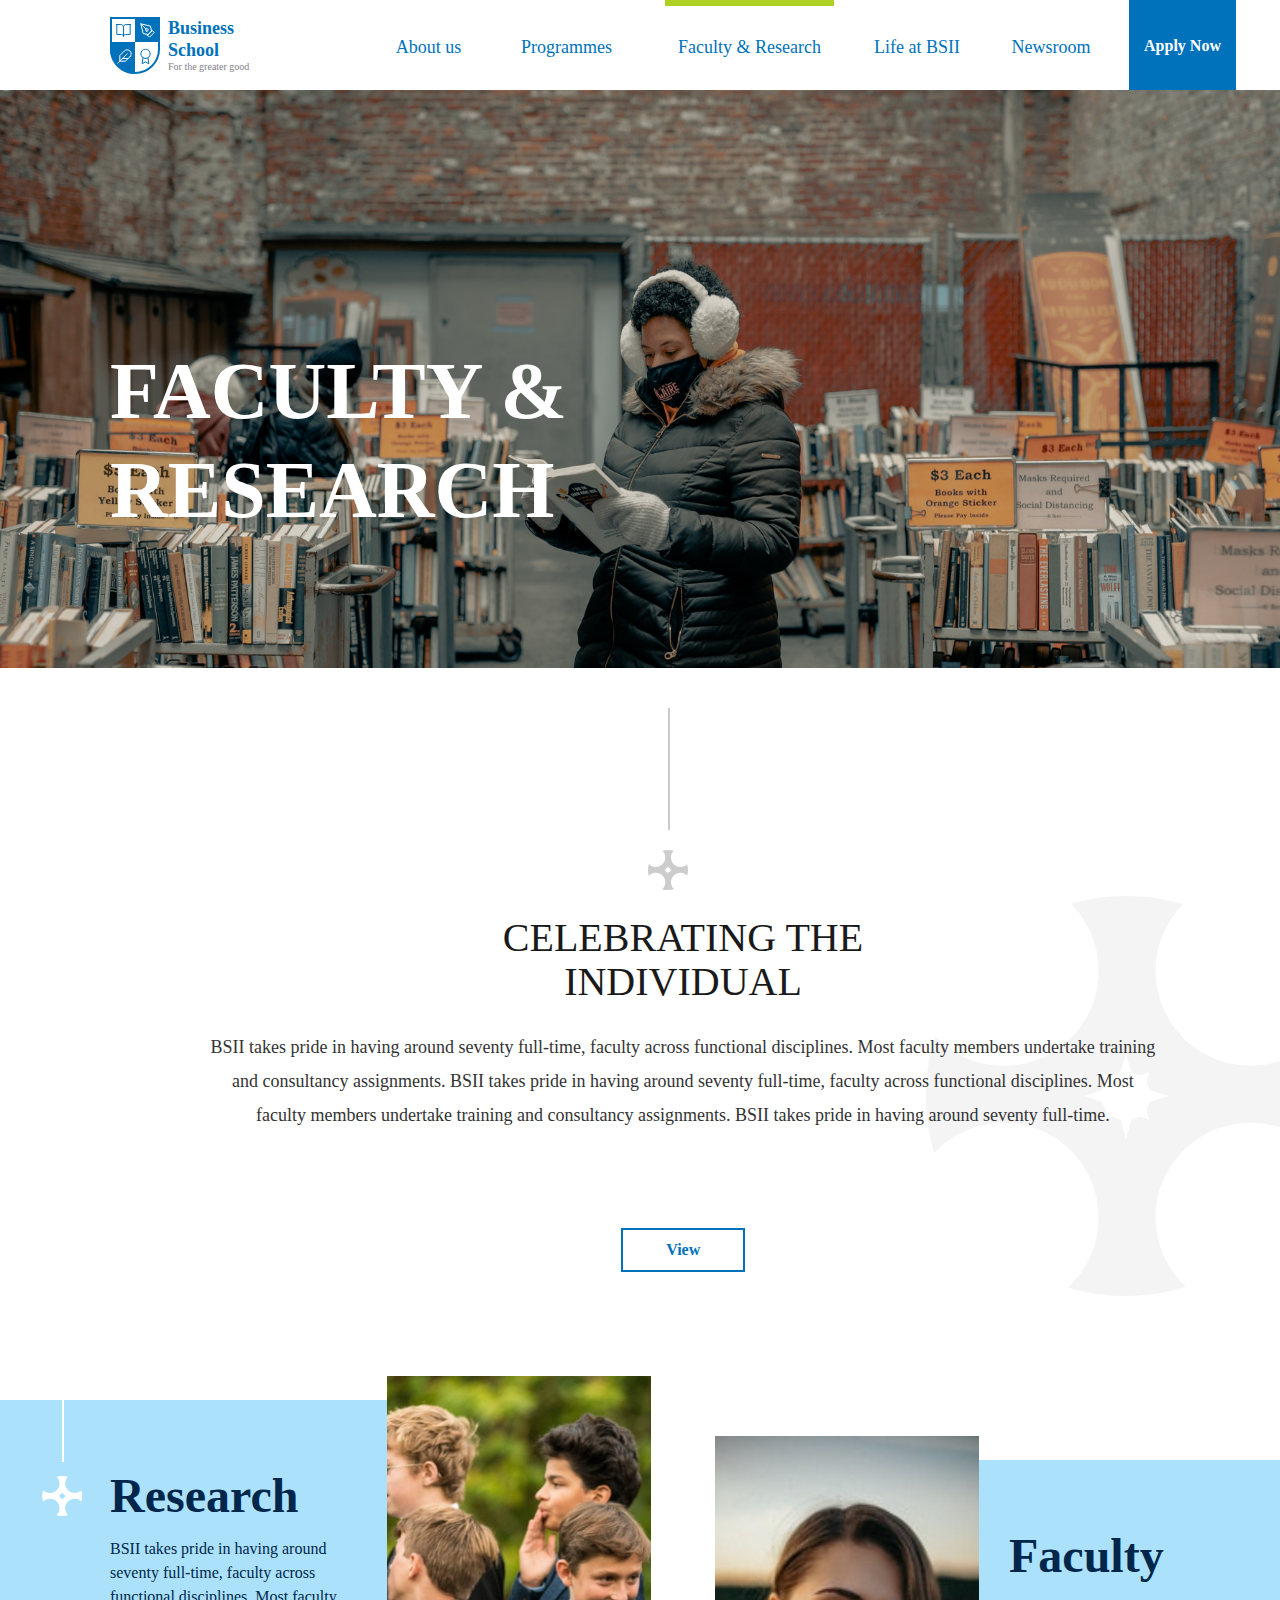
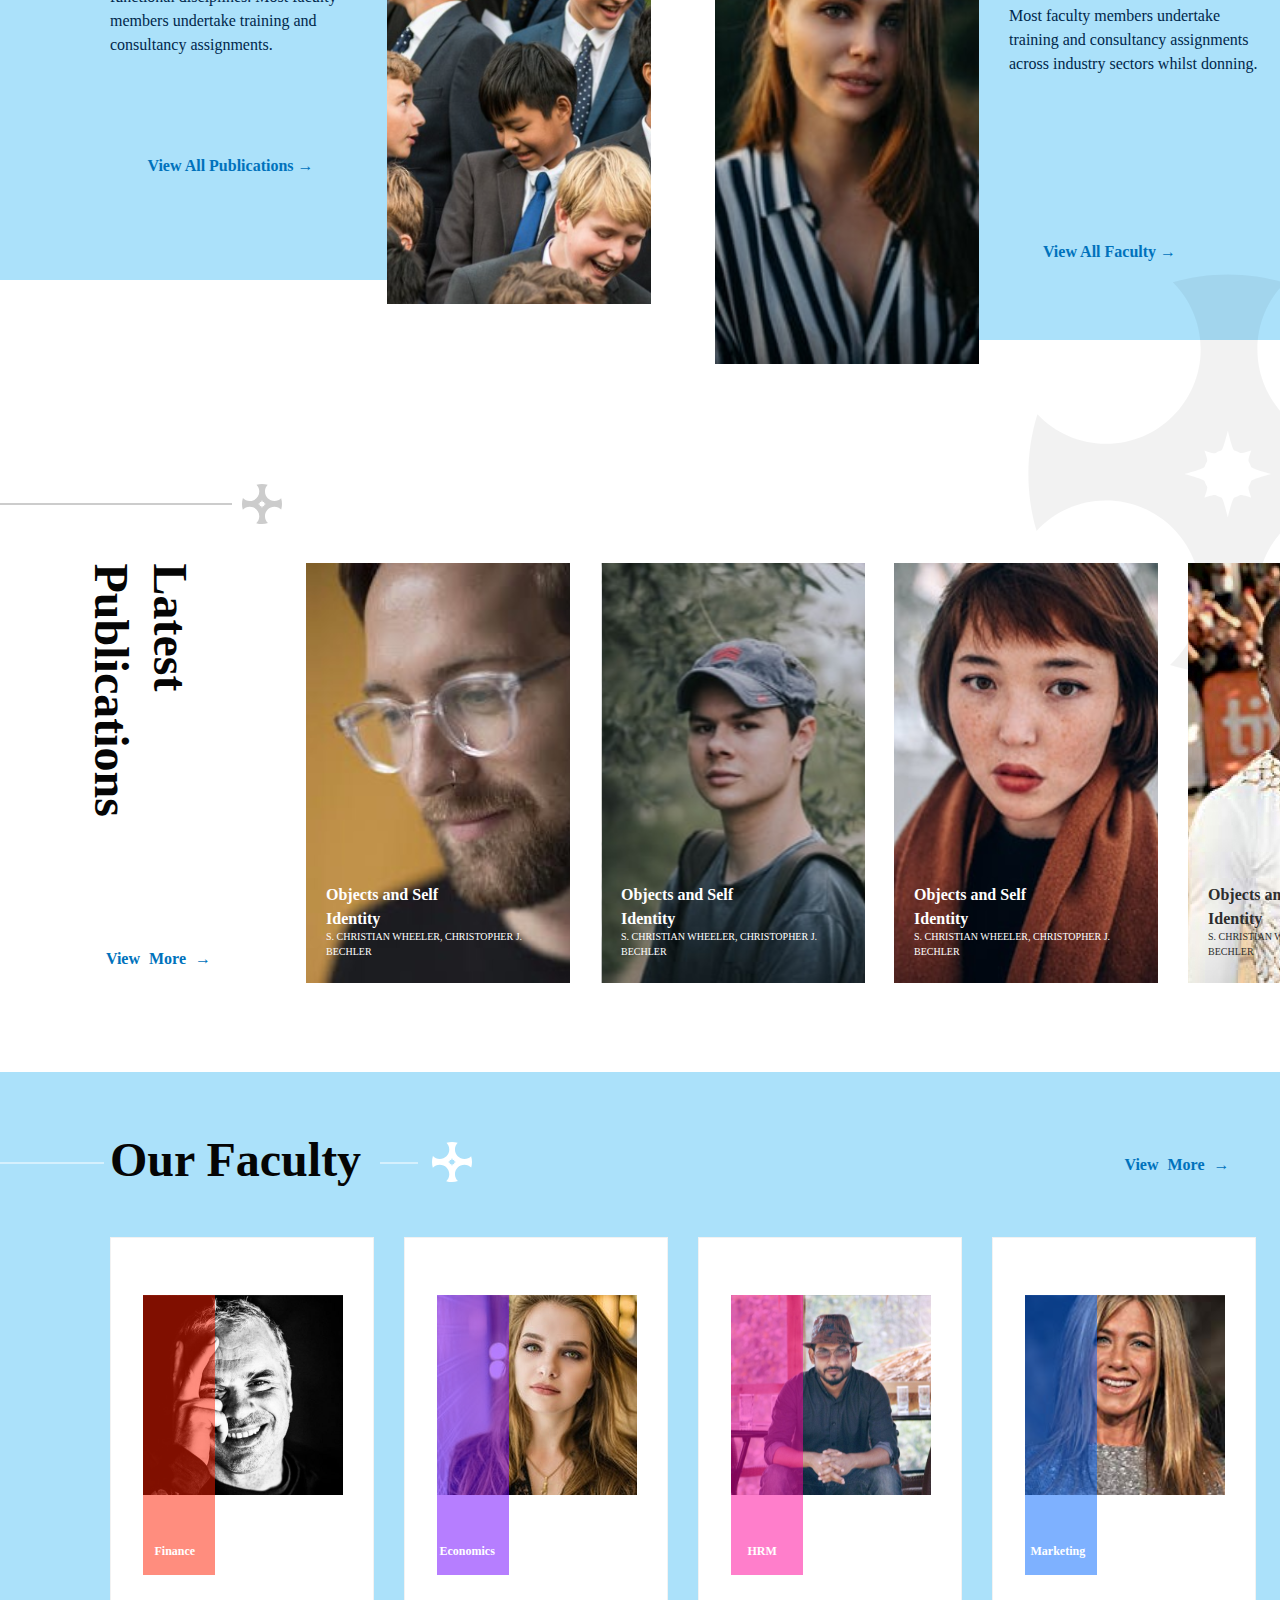
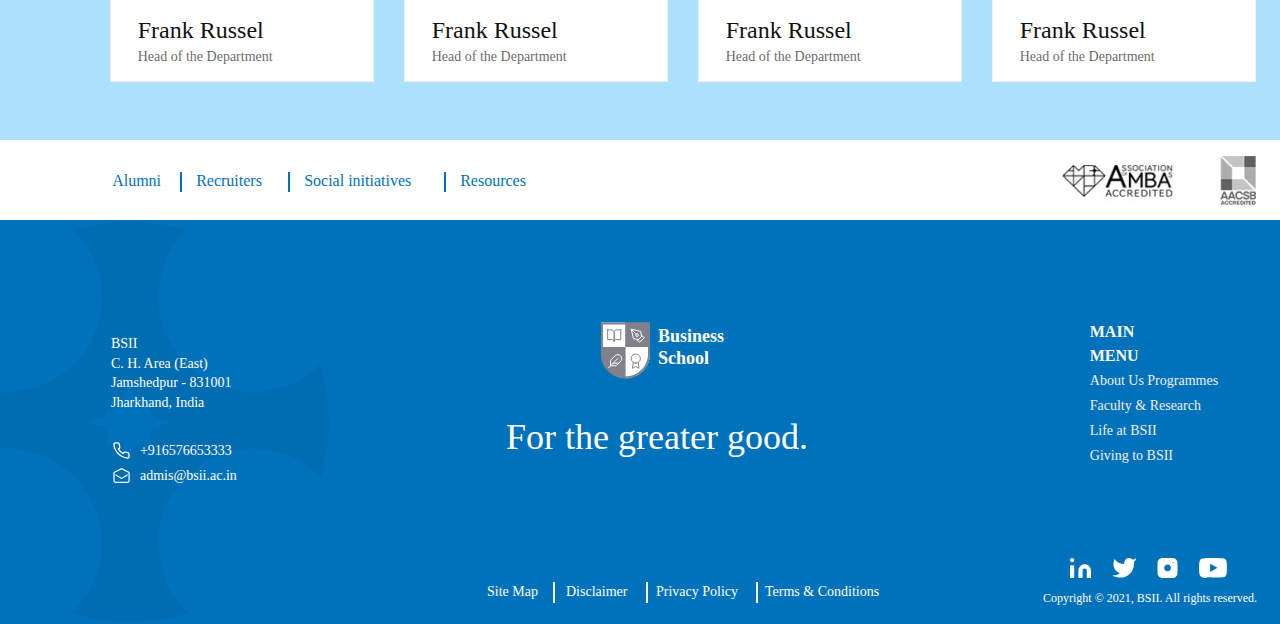
<file: index.html>
<!DOCTYPE html>
<html lang="en">
<head>
    <title>Business School</title>
    <link rel="stylesheet" href="style.css">
    <style>
        .our_faculty1:hover, .our_faculty2:hover , .our_faculty3:hover, .our_faculty4:hover{
            filter: drop-shadow(0px 8px 8px rgba(0, 0, 0, 0.15));
        }
        @media screen and (min-width:1367px) {
            body{
                width: 100vw;
               background: #e5e5e5;
            }
            section{
                position: absolute;
                width: 100vw;
                left: 0px;
                top: 0px; 
                height: 90px;
                display: flex;
                margin: auto;
            }

            .section_2{
                position: absolute;
                width: 100vw;
                height: 578px;
                left: 0px;
                top: 90px;
            }
            .section_3{
                position: absolute;
                width: 100vw;
                height: 668px;
                left: 0px;
                top: 668px;
            }
            .section_4{
                position: absolute;
                width: 100vw;
                height: 668px;
                left: 0px;
                top: 1336px;
            }
            .section_5{
                position: absolute;
                width: 100vw;
                height: 668px;
                left: 0px;
                top: 2004px;
            }
            .section_6{
                position: absolute;
                width: 100vw;
                height: 668px;
                left: 0px;
                top: 2672px;
            }
            .section_7{
                position: absolute;
                width: 100vw;
                height: 484px;
                left: 0px;
                top: 3340px;
            }






            .navbar{
                position: relative;
                display: flex;
                /* align-items: center;
                justify-content: center;
                align-self: center;
                align-content: center;
                align-self: center;
                align-content: center;
                justify-self: center;
                justify-items: center; */
                margin: auto;

            }
            .research_faculty{
                top: 0px;
                position: relative;
                display: flex;
                margin: auto;
            }
            .celebrating_the_individual{
                top: 0px;
                position: relative;
                display: flex;
                margin: 0px auto;
            }
            .research_and_faculty{
                top: 0px;
                position: relative;
                display: flex;
                margin: 0px auto;
            }
            .latest_publications{
                top: 0px;
                position: relative;
                display: flex;
                margin: 0px auto;
            }
            .our_faculty{
                top: 0px;
                position: relative;
                display: flex;
                margin: 0px auto;
            }
            .footer{
                top: 0px;
                position: relative;
                display: flex;
                margin: 0px auto;
            }



        }
    </style>
</head>

<body>
    <section>
        <div class="navbar">
            <a href="index.html"><div class="navbar_heading">
                <img src="navbar_logo.svg" class="navbar_logo">
                <h3 class="navbar_logo_heading">Business School</h3>
                <h4 class="navbar_logo_side_heading">For the greater good</h4>
            </div></a>
            <div class="navbar_aboutus">About us</div>
            <div class="navbar_programmes">Programmes</div>
            <div class="navbar_research_faculty">Faculty & Research
                <div class="navbar_research_faculty_highlighter"></div>
            </div>
            <div class="navbar_life_at_bsii">Life at BSII</div>
            <div class="navbar_newsroom">Newsroom</div>
            <div class="navbar_applynow">Apply Now</div>
        </div>
    </section>






        <section class="section_2">
            <div class="research_faculty">
                <p class="research_faculty_heading">FACULTY & RESEARCH</p>
            </div>
        </section>





    <section class="section_3">
        <div class="celebrating_the_individual">
            <div class="data_spacebar"></div>
            <img src="Subtract_symbol.svg" class="celebrating_the_individual_img">
            <p class="celebrating_the_individual_cntnt1">Celebrating the Individual</p>
            <p class="celebrating_the_individual_cntnt2">BSII takes pride in having around seventy full-time, faculty across functional disciplines. Most faculty members undertake training and consultancy assignments. BSII takes pride in having around seventy full-time, faculty across functional disciplines. Most faculty members undertake training and consultancy assignments. BSII takes pride in having around seventy full-time.
            </p>
            <img  src="Subtract_symbol.svg" class="bg_celebrating_img">
            <a href="faculty.html"><div class="view_space">View</div></a>
        </div>
    </section>






    <section class="section_4">
        <div class="research_and_faculty">
            <div class="research_and_faculty1">
                <div class="research_and_faculty1_dash"></div>
                <div class="research_and_faculty1_img">
                    <img src="research_and_faculty1_img.svg" >
                </div>
                <div class="research_heading">Research</div>
                <div class="research_heading_cntnt">BSII takes pride in having around seventy full-time, faculty across functional disciplines. Most faculty members undertake training and consultancy assignments.</div>
                <a href="faculty.html"><div class="view_all_publications">View All Publications    &rarr;</div></a>
            </div>
            <div class="research_and_faculty21"></div>
            <div class="research_and_faculty2"></div>
            <div class="research_and_faculty21"></div>
            <div class="research_and_faculty3"></div>
            <div class="research_and_faculty31"></div>
            <div class="research_and_faculty4">
                <div class="faculty_heading">Faculty</div>
                <div class="faculty_heading_cntnt">Most faculty members undertake training and consultancy assignments across industry sectors whilst donning.</div>
                <a href="faculty.html"><div class="view_all_faculty">View All Faculty    &rarr;</div></a>
            </div>
            <div class="research_and_faculty31"></div>
            <img src="research_and_faculty_bw_img.svg" class="research_and_faculty_bw_img">
        </div>
    </section>







    <section class="section_5">
        <div class="latest_publications">
            <div class="latest_publications_spaebar"></div>
            <img src="Subtract_symbol.svg" class="latest_publications_img">
            <p class="latest_publications_heading">Latest Publications</p>
            <a href="faculty.html"><div class="latest_publications_view_more">
            <p class="latest_publications_view_more1">View More   &rarr;</p>
            </div></a>
            <div class="latest_publications1">
                <div class="latest_publications1_name">Objects and Self Identity</div>
                <div class="latest_publications1_description">BSII takes pride in having around seventy full-time, faculty across functional disciplines. </div>
                <div class="latest_publications1_author">S. Christian Wheeler, Christopher J. Bechler</div>
            </div>
            <div class="latest_publications2">
                <div class="latest_publications2_name">Objects and Self Identity</div>
                <div class="latest_publications2_description">BSII takes pride in having around seventy full-time, faculty across functional disciplines. </div>
                <div class="latest_publications2_author">S. Christian Wheeler, Christopher J. Bechler</div>
            </div>
            <div class="latest_publications3">
                <div class="latest_publications3_name">Objects and Self Identity</div>
                <div class="latest_publications3_description">BSII takes pride in having around seventy full-time, faculty across functional disciplines. </div>
                <div class="latest_publications3_author">S. Christian Wheeler, Christopher J. Bechler</div>
            </div>
            <div class="latest_publications4">
                <div class="latest_publications4_name">Objects and Self Identity</div>
                <div class="latest_publications4_description">BSII takes pride in having around seventy full-time, faculty across functional disciplines. </div>
                <div class="latest_publications4_author">S. Christian Wheeler, Christopher J. Bechler</div>
            </div>
        </div>
    </section>





    <section class="section_6">
        <div class="our_faculty">
            <div class="our_faculty_spc_bar1"></div>
            <p class="our_faculty_heading">Our Faculty</p>
            <div class="our_faculty_spc_bar2"></div>
            <img src="Subtract_symbol_white.svg" class="our_faculty_img">
            <a href="faculty.html"><div class="our_faculty_view_more">
                <p class="our_faculty_view_more1">View More   &rarr;</p>
            </div></a>
            <div class="our_faculty1">
                <div class="our_faculty1_hvr"></div>
                <div class="our_faculty_imgs1"></div>
                <div class="our_faculty1_highlighter">
                    <h4 class="our_faculty1_highlighter_cntnt">Finance</h4>
                </div>
    
                <h4 class="our_faculty1_name">Frank Russel</h4>
                <h4 class="our_faculty1_department">Head of the Department</h4>
            </div>
            <div class="our_faculty2">
                <div class="our_faculty2_hvr"></div>
                <div class="our_faculty_imgs2"></div>
                <div class="our_faculty2_highlighter">
                    <h4 class="our_faculty2_highlighter_cntnt">Economics</h4>
                </div>
                <h4 class="our_faculty1_name">Frank Russel</h4>
                <h4 class="our_faculty1_department">Head of the Department</h4>
            </div>
            <div class="our_faculty3">
                <div class="our_faculty3_hvr"></div>
                <div class="our_faculty_imgs3"></div>
                <div class="our_faculty3_highlighter">
                    <h4 class="our_faculty3_highlighter_cntnt">HRM</h4>
                </div>
                <h4 class="our_faculty1_name">Frank Russel</h4>
                <h4 class="our_faculty1_department">Head of the Department</h4>
            </div>
            <div class="our_faculty4">
                <div class="our_faculty4_hvr"></div>
                <div class="our_faculty_imgs4"></div>
                <div class="our_faculty4_highlighter">
                    <h4 class="our_faculty4_highlighter_cntnt">Marketing</h4>
                </div>
                <h4 class="our_faculty1_name">Frank Russel</h4>
                <h4 class="our_faculty1_department">Head of the Department</h4>
            </div>
        </div>
    </section>
    





        <section class="section_7">
            <div class="footer">
                <div class="footer_menu">
                    <div class="footer_menu_details">
                        <h4 class="footer_menu_detail1">Alumni</h4>
                        <div class="footer_menu_detail_seperator1"></div>
                        <h4 class="footer_menu_detail2">Recruiters</h4>
                        <div class="footer_menu_detail_seperator2"></div>
                        <h4 class="footer_menu_detail3">Social initiatives</h4>
                        <div class="footer_menu_detail_seperator3"></div>
                        <h4 class="footer_menu_detail4">Resources</h4>
                    </div>
                    <div class="footer_menu_img1">
                        <img src="footer_menu_img1.jpg">
                    </div>
                    <div class="footer_menu_img2">
                        <img src="footer_menu_img2.jpg" >
                    </div>
                </div>
                <img src="footer_main_img.svg" class="footer_main_img" >
        
                <div class="footer_left_side_details">
                    <P class="footer_left_side_details_top_dive">BSII <br> C. H. Area (East) Jamshedpur - 831001 Jharkhand, India</P>
                    <div class="footer_left_side_details_bottom_dive">
                        <div class="footer_left_side_details_bottom_dive1">
                            <img src="footer_left_side_details_bottom_dive_img1.svg" class="footer_left_side_details_bottom_img1">
                            <p class="footer_left_side_details_bottom_content1">+916576653333</p>
                        </div>
                        <div class="footer_left_side_details_bottom_dive2">
                            <img src="footer_left_side_details_bottom_dive_img2.svg" class="footer_left_side_details_bottom_img1">
                            <p class="footer_left_side_details_bottom_content1">admis@bsii.ac.in</p>
                        </div>
                        </div>
                    </div>
                    <div class="footer_logo">
                        <img src="footer_logo.svg" class="navbar_logo">
                        <h3 class="footer_logo_heading">Business School</h3>
                    </div>
                    <p class="footer_logo_moto">For the greater good.</p>
                    <div class="footer_settings">
                        <h4 class="footer_settings_data1">Site Map</h4>
                        <div class="footer_settings_seperator1"></div>
                        <h4 class="footer_settings_data2">Disclaimer</h4>
                        <div class="footer_settings_seperator2"></div>
                        <h4 class="footer_settings_data3">Privacy Policy</h4>
                        <div class="footer_settings_seperator3"></div>
                        <h4 class="footer_settings_data4">Terms & Conditions</h4>
                    </div>
                    <div class="footer_settings_mainmenu">
                        <p class="footer_settings_mainmenu_heading">MAIN MENU</p>
                        <p class="footer_settings_mainmenu_cntnt">About Us Programmes Faculty & Research</br> Life at BSII </br> Giving to BSII</p>
                    </div>
                    <div class="footer_settings_social_network">
                        <div class="footer_settings_social_network_1st">
                            <div class="footer_settings_social_network_1st_1">
                                <img src="footer_settings_social_network_1st_img1.svg">
                            </div>
                            <div class="footer_settings_social_network_1st_2">
                                <img src="footer_settings_social_network_1st_img2.svg">
                            </div>
                            <div class="footer_settings_social_network_1st_3">
                                <img src="footer_settings_social_network_1st_img3.svg">
                            </div>
                            <div class="footer_settings_social_network_1st_4">
                                <img src="footer_settings_social_network_1st_img4.svg">
                            </div>
                            <div class="footer_settings_social_network_1st_4">
                                <img src="footer_settings_social_network_1st_img5.svg">
                            </div>
                        </div>
                        <div class="footer_settings_social_network_2nd">
                            <h2 class="footer_settings_social_network_2nd_cntnt">Copyright &copy; 2021, BSII. All rights reserved.</h2>
                        </div>
                    </div>
                </div>
        </section>
    </div>

</body>
</html>
</file>
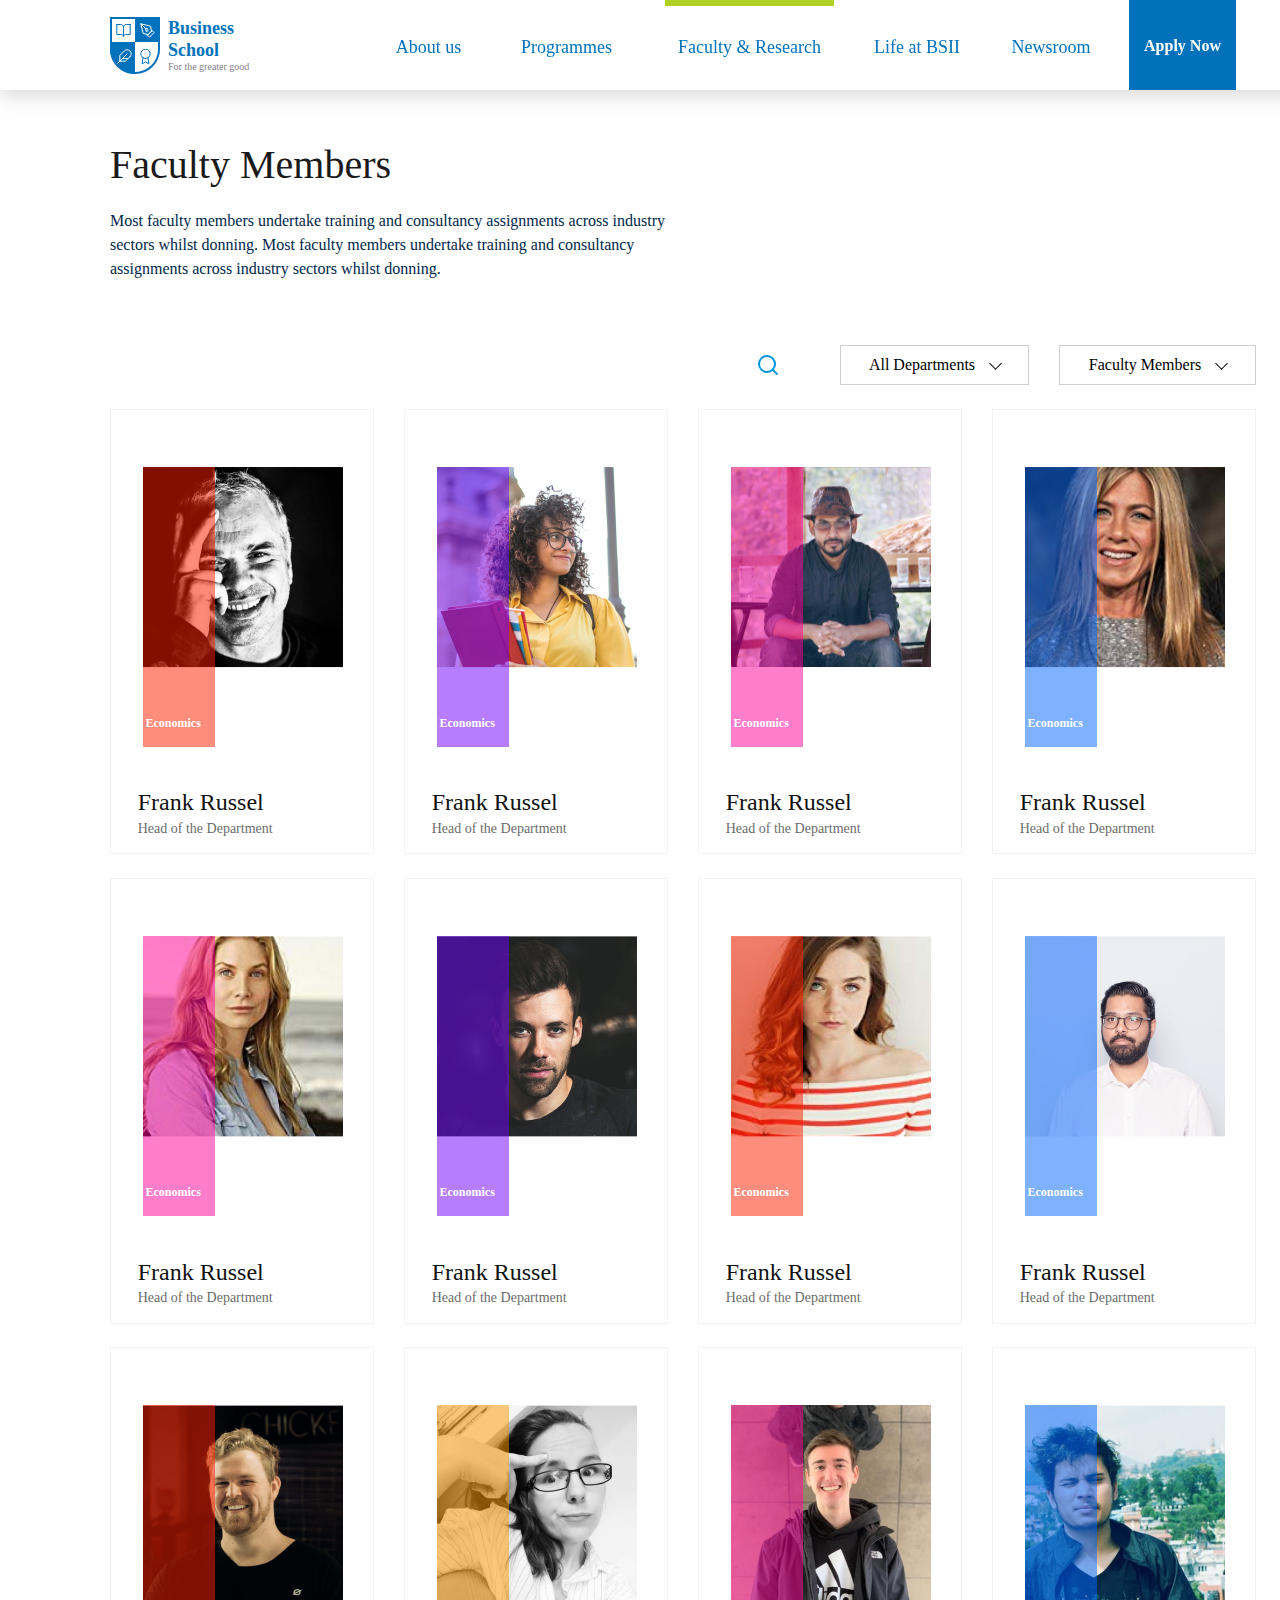
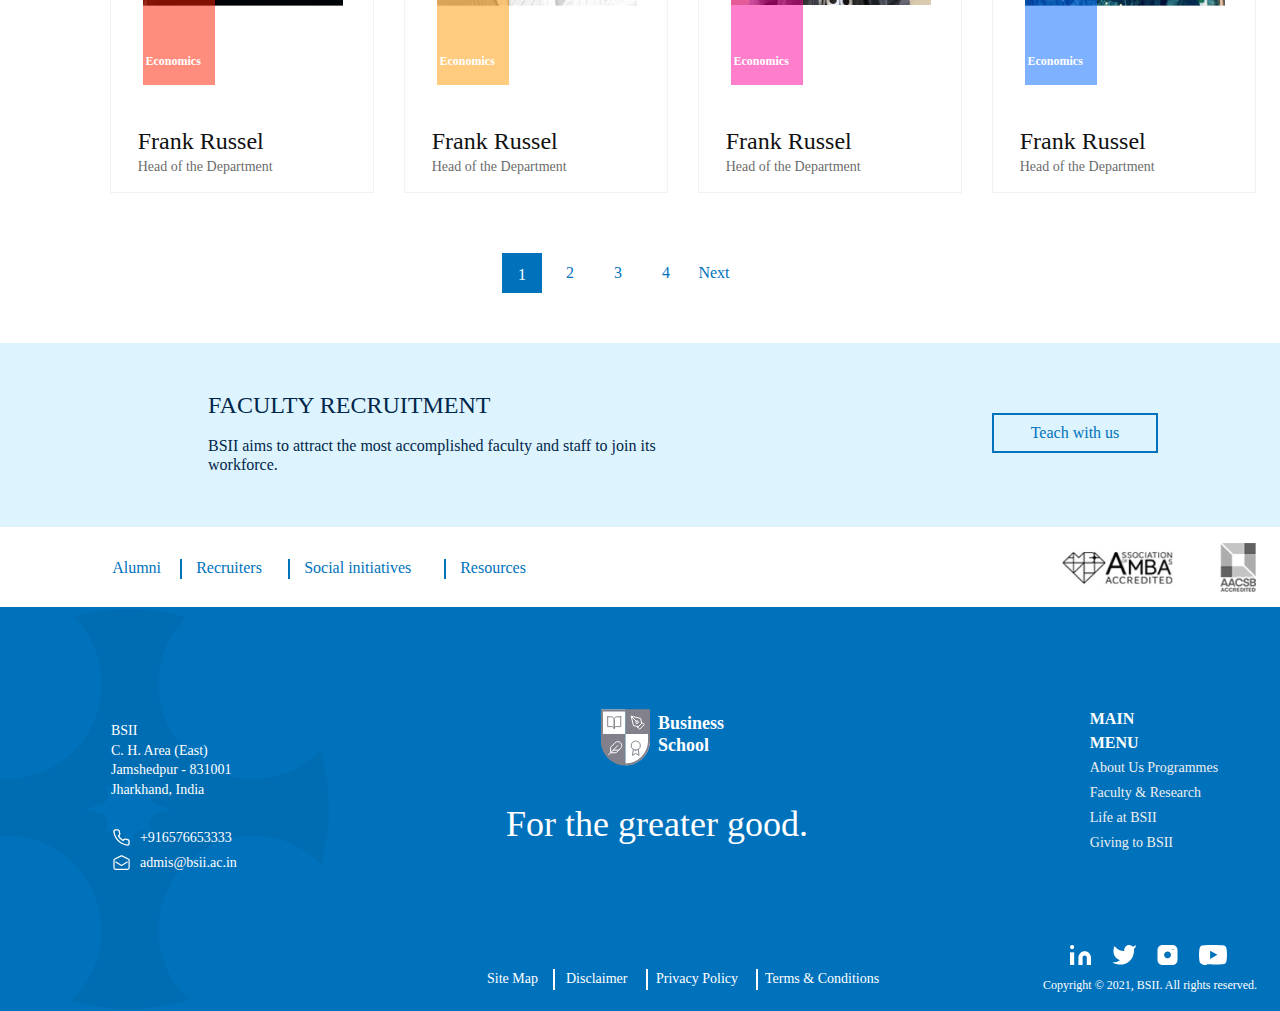
<file: faculty.html>
<!DOCTYPE html>
<html lang="en">
<head>
    <title>Business School-Faculty Members</title>
    <link rel="stylesheet" href="style.css">
    <style>
        .navbar{
            filter: drop-shadow(0px 6px 10px rgba(0, 0, 0, 0.15));
        }
        .footer{
            top: 2127px;
        }
        .top_footer{
            top: 1942.76px;
        }
        .faculty_page_faculty1{
            top: 409px;
            left: 110px;
        }
        .faculty_page_faculty2{
            top: 409px;
            left: 404px;
        }
        .faculty_page_faculty3{
            top: 409px;
            left: 698px;
        }
        .faculty_page_faculty4{
            top: 409px;
            left: 992px;
        }
        .faculty_page_faculty5{
            top: 878.25px;
            left: 110px;
        }
        .faculty_page_faculty6{
            top: 878.25px;
            left: 404px;
        }
        .faculty_page_faculty7{
            top: 878.25px;
            left: 698px;
        }
        .faculty_page_faculty8{
            top: 878.25px;
            left: 992px;
        }
        .faculty_page_faculty9{
            top: 1347.25px;
            left: 110px;
        }
        .faculty_page_faculty10{
            top: 1347.25px;
            left: 404px;
        }
        .faculty_page_faculty11{
            top: 1347.25px;
            left: 698px;
        }
        .faculty_page_faculty12{
            top: 1347.25px;
            left: 992px;
        }
        .faculty_page_faculty1:hover, .faculty_page_faculty2:hover, .faculty_page_faculty3:hover, .faculty_page_faculty4:hover, .faculty_page_faculty5:hover, .faculty_page_faculty6:hover, .faculty_page_faculty7:hover, .faculty_page_faculty8:hover, .faculty_page_faculty9:hover, .faculty_page_faculty10:hover, .faculty_page_faculty11:hover, .faculty_page_faculty12:hover{
            filter: drop-shadow(0px 8px 8px rgba(0, 0, 0, 0.15));
        }
        .pg_no2:hover{
        background: rgba(0, 114, 188,0.8);
        color: #FFFFFF;
        }
        .pg_no3:hover{
            background: rgba(0, 114, 188,0.8);
            color: #FFFFFF;
        }
        .pg_no4:hover{
            background: rgba(0, 114, 188,0.8);
            color: #FFFFFF;
        }
        .pg_no_next:hover{
            background: rgba(0, 114, 188,0.8);
            color: #FFFFFF;
        }



        @media screen and (min-width:1367px){
            body{
                width: 100vw;
                background: #e5e5e5;
            }
            section{
                position: absolute;
                width: 100vw;
                left: 0px;
                top: 0px; 
                height: 90px;
                display: flex;
                margin: auto;
                
            }
            .navbar{
                position: relative;
                display: flex;
                /* align-items: center;
                justify-content: center;
                align-self: center;
                align-content: center;
                align-self: center;
                align-content: center;
                justify-self: center;
                justify-items: center; */
                margin: auto;
                top: 0px;
                z-index: 2;

            }
            .section2{
                position: absolute;
                top: 90px;
                height: 1752.76px;
                width: 100vw;
                left: 0px;
            }
            .faculty_content{
                position: relative;
                display: flex;
                top: 0px;
                height: 1752.76px;
                width: 1366px;
                left: 0px;
                margin: auto;
                background: #FFFFFF;
            }
            .faculty_content_heading{
                top: 50px;
            }
            .faculty_content_heading_cntnt{
                top: 119px;
            }
            .faculty_content_search{
                top: 263px;
            }
            .faculty_content_all_dept{
                top: 263px;
            }
            .faculty_content_members{
                top: 263px;
            }
            .faculty_page_faculty1{top: 319px;}
            .faculty_page_faculty2{top: 319px;}
            .faculty_page_faculty3{top: 319px;}
            .faculty_page_faculty4{top: 319px;}
            .faculty_page_faculty5{top: 788.25px;}
            .faculty_page_faculty6{top: 788.25px;}
            .faculty_page_faculty7{top: 788.25px;}
            .faculty_page_faculty8{top: 788.25px;}
            .faculty_page_faculty9{top: 1257.5px;}
            .faculty_page_faculty10{top: 1257.5px;}
            .faculty_page_faculty11{top: 1257.5px;}
            .faculty_page_faculty12{top: 1257.5px;}



            .section3{
                position: absolute;
                width: 100vw;
                height: 100px;
                left: 0px;
                top: 1842.76px;
            }
            .pg_no{
                position: relative;
                top: 0px;
                left: 0px;
                display: flex;
                margin: auto;
                width: 1366px;
                height: 100px;
                background: #FFFFFF;
            }
            .section4{
                position: absolute;
                width: 100vw;
                height: 184px;
                left: 0px;
                top: 1942.76px;
            }
            .top_footer{
                position: relative;
                top: 0px;
                left: 0px;
                display: flex;
                margin: auto;

            }
            .section5{
                top: 2127px;
                position: absolute;
                width: 100vw;
                height: 484px;
                left: 0px;
            }
            .footer{
                position: relative;
                top: 0px;
                left: 0px;
                display: flex;
                margin: auto;
            }
            .pg_no1{
                top: 30px;
                left: 502px;
            }
            .pg_no2{
                top: 30px;
                left: 550px;
            }
            .pg_no3{
                top: 30px;
                left: 598px;
            }
            .pg_no4{
                top: 30px;
                left: 646px;
            }
            .pg_no_next{
                top: 30px;
                left: 694px;
            }




        }









    </style>
</head>
<body>




    <section>
        <div class="navbar">
            <a href="index.html"><div class="navbar_heading">
                <img src="navbar_logo.svg" class="navbar_logo">
                <h3 class="navbar_logo_heading">Business School</h3>
                <h4 class="navbar_logo_side_heading">For the greater good</h4>
            </div></a>
            <div class="navbar_aboutus">About us</div>
            <div class="navbar_programmes">Programmes</div>
            <div class="navbar_research_faculty">Faculty & Research
                <div class="navbar_research_faculty_highlighter"></div>
            </div>
            <div class="navbar_life_at_bsii">Life at BSII</div>
            <div class="navbar_newsroom">Newsroom</div>
            <div class="navbar_applynow">Apply Now</div>
        </div>
    </section>





    <section class="section2">
        <div class="faculty_content">
            <div class="faculty_content_heading">Faculty Members</div>
            <div class="faculty_content_heading_cntnt">Most faculty members undertake training and consultancy assignments across industry sectors whilst donning. Most faculty members undertake training and consultancy assignments across industry sectors whilst donning.
            </div>
            <div class="faculty_content_search">
                <img src="faculty_content_search_img.svg">
            </div>
            <div class="faculty_content_all_dept">All Departments &nbsp; &nbsp;
             <p><i class="arrow down"></i></p>   
            </div>
            <div class="faculty_content_members">Faculty Members &nbsp; &nbsp; <p><i class="arrow down"></i></p></div>
            <a href="faculty1.html"  ><div class="faculty_page_faculty1">
                <div class="our_faculty2_hvr"></div>
                <div class="our_faculty_imgs2">
                    <img src="our_faculty1_img1.svg">
                </div>
                <div style="background: #FF1E00;
                opacity: 0.5;" class="our_faculty2_highlighter">
                    <h4 class="our_faculty2_highlighter_cntnt">Economics</h4>
                </div>
                <h4 class="our_faculty1_name">Frank Russel</h4>
                <h4 class="our_faculty1_department">Head of the Department</h4>
                </div></a>
             <a href="faculty1.html"  ><div class="faculty_page_faculty2">
                <div class="our_faculty2_hvr"></div>
                <div class="our_faculty_imgs2">
                    <img src="our_faculty1_img22.jpg">
                </div>
                <div class="our_faculty2_highlighter">
                    <h4 class="our_faculty2_highlighter_cntnt">Economics</h4>
                </div>
                <h4 class="our_faculty1_name">Frank Russel</h4>
                <h4 class="our_faculty1_department">Head of the Department</h4>
            </div></a>
            <a href="faculty1.html"  ><div class="faculty_page_faculty3">
                <div class="our_faculty2_hvr"></div>
                <div class="our_faculty_imgs2">
                    <img src="our_faculty1_img3.svg">
                </div>
                <div style="background: #FF0099;
                opacity: 0.5;" class="our_faculty2_highlighter">
                    <h4 class="our_faculty2_highlighter_cntnt">Economics</h4>
                </div>
                <h4 class="our_faculty1_name">Frank Russel</h4>
                <h4 class="our_faculty1_department">Head of the Department</h4>
            </div></a>
            <a href="faculty1.html"  ><div class="faculty_page_faculty4">
                <div class="our_faculty2_hvr"></div>
                <div class="our_faculty_imgs2">
                    <img src="our_faculty1_img4.svg">
                </div>
                <div   style="background: #0066FF;
                opacity: 0.5;" class="our_faculty2_highlighter">
                    <h4 class="our_faculty2_highlighter_cntnt">Economics</h4>
                </div>
                <h4 class="our_faculty1_name">Frank Russel</h4>
                <h4 class="our_faculty1_department">Head of the Department</h4>
            </div></a>
            <a href="faculty1.html"  ><div class="faculty_page_faculty5">
                <div class="our_faculty2_hvr"></div>
                <div class="our_faculty_imgs2">
                    <img src="our_faculty1_img55.jpg">
                </div>
                <div style="background: #FF0099;
                opacity: 0.5;" class="our_faculty2_highlighter">
                    <h4 class="our_faculty2_highlighter_cntnt">Economics</h4>
                </div>
                <h4 class="our_faculty1_name">Frank Russel</h4>
                <h4 class="our_faculty1_department">Head of the Department</h4>
            </div></a>
            <a href="faculty1.html"  ><div class="faculty_page_faculty6">
                <div class="our_faculty2_hvr"></div>
                <div class="our_faculty_imgs2">
                    <img src="our_faculty1_img66.jpg">
                </div>
                <div style="background: #7000FF;
                opacity: 0.5;" class="our_faculty2_highlighter">
                    <h4 class="our_faculty2_highlighter_cntnt">Economics</h4>
                </div>
                <h4 class="our_faculty1_name">Frank Russel</h4>
                <h4 class="our_faculty1_department">Head of the Department</h4>
            </div></a>
            <a href="faculty1.html"  ><div class="faculty_page_faculty7">
                <div class="our_faculty2_hvr"></div>
                <div class="our_faculty_imgs2">
                    <img src="our_faculty1_img77.jpg">
                </div>
                <div style="background: #FF1E00;
                opacity: 0.5;"   class="our_faculty2_highlighter">
                    <h4 class="our_faculty2_highlighter_cntnt">Economics</h4>
                </div>
                <h4 class="our_faculty1_name">Frank Russel</h4>
                <h4 class="our_faculty1_department">Head of the Department</h4>
            </div></a>
            <a href="faculty1.html"  ><div class="faculty_page_faculty8">
                <div class="our_faculty2_hvr"></div>
                <div class="our_faculty_imgs2">
                    <img src="our_faculty1_img88.jpg">
                </div>
                <div style="background: #0066FF;
                opacity: 0.5;" class="our_faculty2_highlighter">
                    <h4 class="our_faculty2_highlighter_cntnt">Economics</h4>
                </div>
                <h4 class="our_faculty1_name">Frank Russel</h4>
                <h4 class="our_faculty1_department">Head of the Department</h4>
            </div></a>
            <a href="faculty1.html"  ><div class="faculty_page_faculty9">
                <div class="our_faculty2_hvr"></div>
                <div class="our_faculty_imgs2">
                    <img src="our_faculty1_img99.jpg">
                </div>
                <div style="background: #FF1E00;
                opacity: 0.5;" class="our_faculty2_highlighter">
                    <h4 class="our_faculty2_highlighter_cntnt">Economics</h4>
                </div>
                <h4 class="our_faculty1_name">Frank Russel</h4>
                <h4 class="our_faculty1_department">Head of the Department</h4>
            </div></a>
            <a href="faculty1.html"  ><div class="faculty_page_faculty10">
                <div class="our_faculty2_hvr"></div>
                <div class="our_faculty_imgs2">
                    <img src="our_faculty1_img1010.jpg">
                </div>
                <div style="background: #FF9900;
                opacity: 0.5;" class="our_faculty2_highlighter">
                    <h4 class="our_faculty2_highlighter_cntnt">Economics</h4>
                </div>
                <h4 class="our_faculty1_name">Frank Russel</h4>
                <h4 class="our_faculty1_department">Head of the Department</h4>
            </div></a>
            <a href="faculty1.html"  ><div class="faculty_page_faculty11">
                <div class="our_faculty2_hvr"></div>
                <div class="our_faculty_imgs2">
                    <img src="our_faculty1_img1111.jpg">
                </div>
                <div style="background: #FF0099;
                opacity: 0.5;" class="our_faculty2_highlighter">
                    <h4 class="our_faculty2_highlighter_cntnt">Economics</h4>
                </div>
                <h4 class="our_faculty1_name">Frank Russel</h4>
                <h4 class="our_faculty1_department">Head of the Department</h4>
            </div></a>
            <a href="faculty1.html"  ><div class="faculty_page_faculty12">
                <div class="our_faculty2_hvr"></div>
                <div class="our_faculty_imgs2">
                    <img src="our_faculty1_img1212.jpg">
                </div>
                <div style="background: #0066FF;
                opacity: 0.5;" class="our_faculty2_highlighter">
                    <h4 class="our_faculty2_highlighter_cntnt">Economics</h4>
                </div>
                <h4 class="our_faculty1_name">Frank Russel</h4>
                <h4 class="our_faculty1_department">Head of the Department</h4>
            </div></a>
        </div>
    </section>




    <section class="section3">
        <div class="pg_no">
            <a href="faculty.html"><div class="pg_no1">1</div></a>
            <a href="faculty_pg2.html"><div class="pg_no2">2</div></a>
            <a href="faculty_pg3.html"><div class="pg_no3">3</div></a>
            <a href="faculty_pg4.html"><div class="pg_no4">4</div></a>
            <a href="faculty_pg2.html"><div class="pg_no_next">Next</div></a>
        </div>
    </section>






    <section class="section4">
        <div class="top_footer">
            <div class="top_footer1">FACULTY RECRUITMENT</div>
            <div class="top_footer2">BSII aims to attract the most accomplished faculty and staff to join its workforce.</div>
            <div class="top_footer3">Teach with us</div>
        </div>
    </section>







   <section class="section5">
        <div class="footer">
            <div class="footer_menu">
                <div class="footer_menu_details">
                    <h4 class="footer_menu_detail1">Alumni</h4>
                    <div class="footer_menu_detail_seperator1"></div>
                    <h4 class="footer_menu_detail2">Recruiters</h4>
                    <div class="footer_menu_detail_seperator2"></div>
                    <h4 class="footer_menu_detail3">Social initiatives</h4>
                    <div class="footer_menu_detail_seperator3"></div>
                    <h4 class="footer_menu_detail4">Resources</h4>
                </div>
                <div class="footer_menu_img1">
                    <img src="footer_menu_img1.jpg">
                </div>
                <div class="footer_menu_img2">
                    <img src="footer_menu_img2.jpg" >
                </div>
            </div>
            <img src="footer_main_img.svg" class="footer_main_img" >
    
            <div class="footer_left_side_details">
                <P class="footer_left_side_details_top_dive">BSII <br> C. H. Area (East) Jamshedpur - 831001 Jharkhand, India</P>
                <div class="footer_left_side_details_bottom_dive">
                    <div class="footer_left_side_details_bottom_dive1">
                        <img src="footer_left_side_details_bottom_dive_img1.svg" class="footer_left_side_details_bottom_img1">
                        <p class="footer_left_side_details_bottom_content1">+916576653333</p>
                    </div>
                    <div class="footer_left_side_details_bottom_dive2">
                        <img src="footer_left_side_details_bottom_dive_img2.svg" class="footer_left_side_details_bottom_img1">
                        <p class="footer_left_side_details_bottom_content1">admis@bsii.ac.in</p>
                    </div>
                    </div>
                </div>
                <div class="footer_logo">
                    <img src="footer_logo.svg" class="navbar_logo">
                    <h3 class="footer_logo_heading">Business School</h3>
                </div>
                <p class="footer_logo_moto">For the greater good.</p>
                <div class="footer_settings">
                    <h4 class="footer_settings_data1">Site Map</h4>
                    <div class="footer_settings_seperator1"></div>
                    <h4 class="footer_settings_data2">Disclaimer</h4>
                    <div class="footer_settings_seperator2"></div>
                    <h4 class="footer_settings_data3">Privacy Policy</h4>
                    <div class="footer_settings_seperator3"></div>
                    <h4 class="footer_settings_data4">Terms & Conditions</h4>
                </div>
                <div class="footer_settings_mainmenu">
                    <p class="footer_settings_mainmenu_heading">MAIN MENU</p>
                    <p class="footer_settings_mainmenu_cntnt">About Us Programmes Faculty & Research</br> Life at BSII </br> Giving to BSII</p>
                </div>
                <div class="footer_settings_social_network">
                    <div class="footer_settings_social_network_1st">
                        <div class="footer_settings_social_network_1st_1">
                            <img src="footer_settings_social_network_1st_img1.svg">
                        </div>
                        <div class="footer_settings_social_network_1st_2">
                            <img src="footer_settings_social_network_1st_img2.svg">
                        </div>
                        <div class="footer_settings_social_network_1st_3">
                            <img src="footer_settings_social_network_1st_img3.svg">
                        </div>
                        <div class="footer_settings_social_network_1st_4">
                            <img src="footer_settings_social_network_1st_img4.svg">
                        </div>
                        <div class="footer_settings_social_network_1st_4">
                            <img src="footer_settings_social_network_1st_img5.svg">
                        </div>
                    </div>
                    <div class="footer_settings_social_network_2nd">
                        <h2 class="footer_settings_social_network_2nd_cntnt">Copyright &copy; 2021, BSII. All rights reserved.</h2>
                    </div>
                </div>
            </div>
    </section>


</body>
</html>
</file>
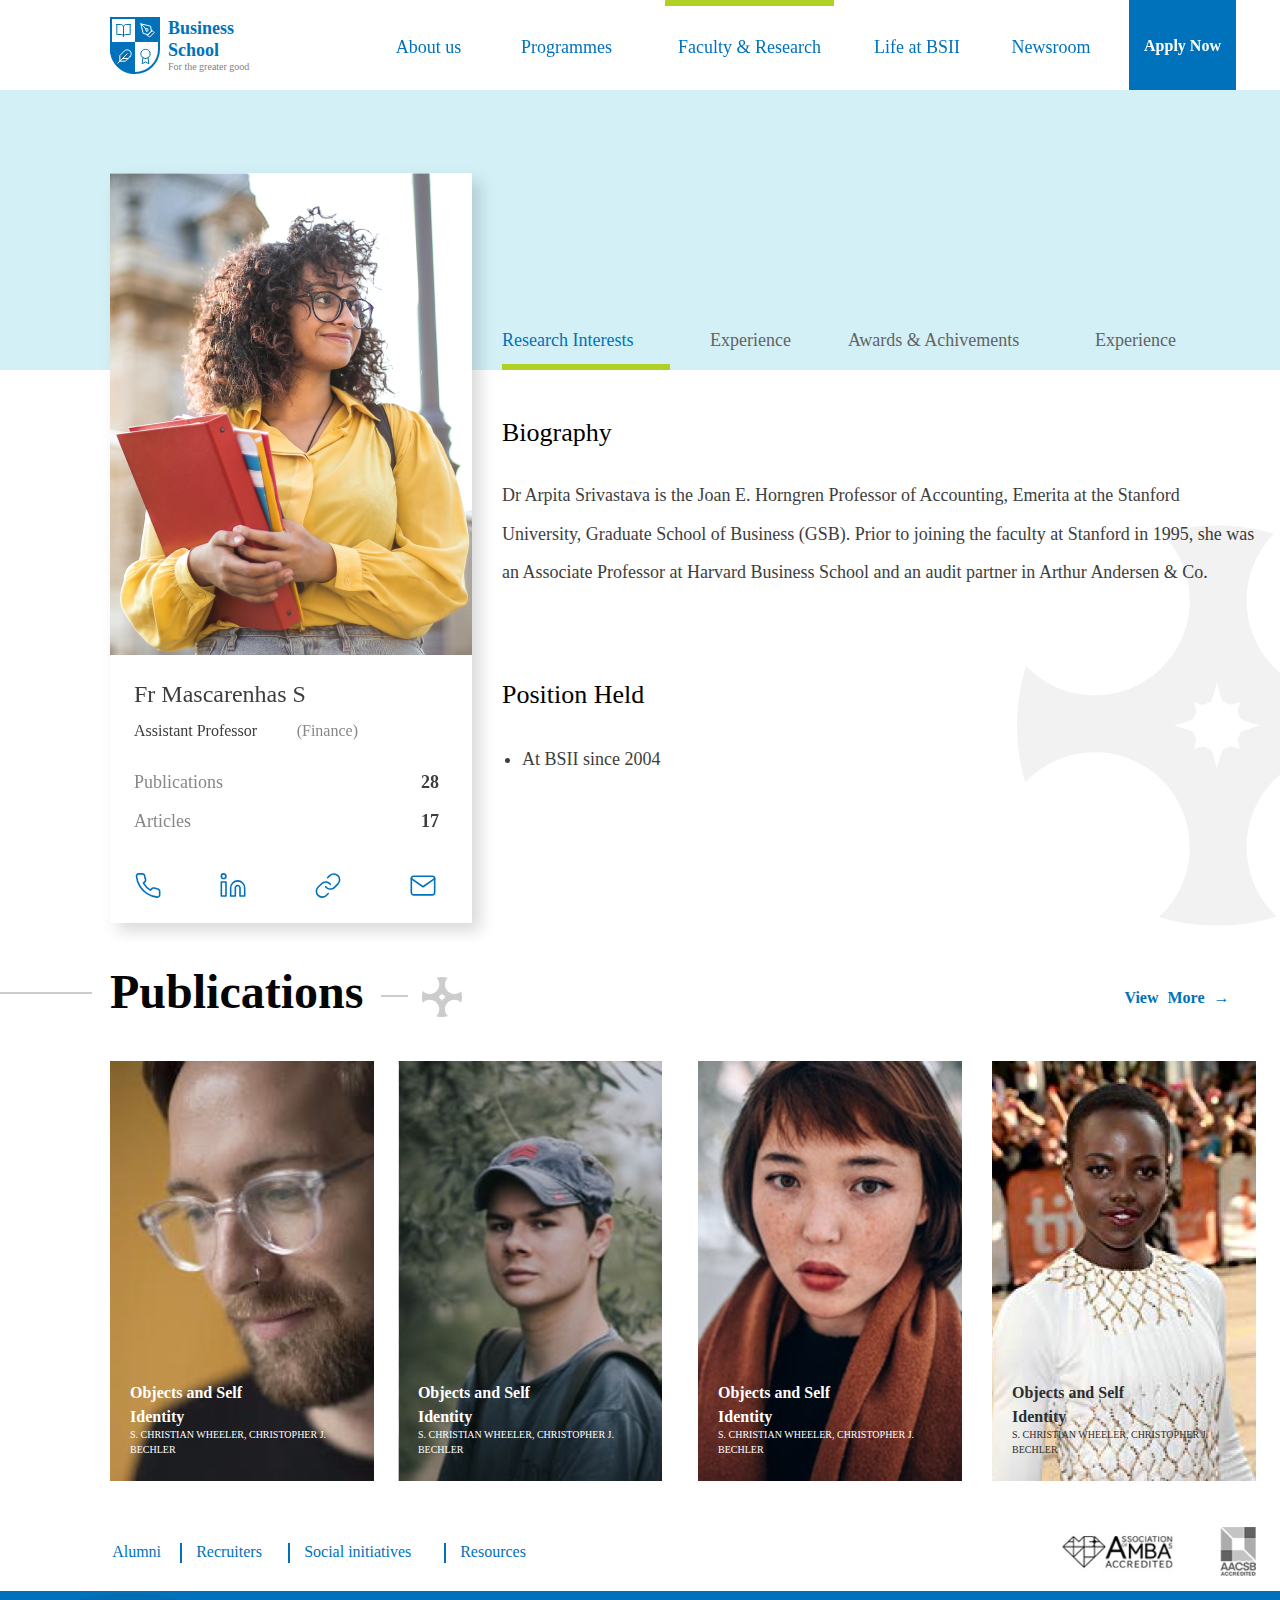
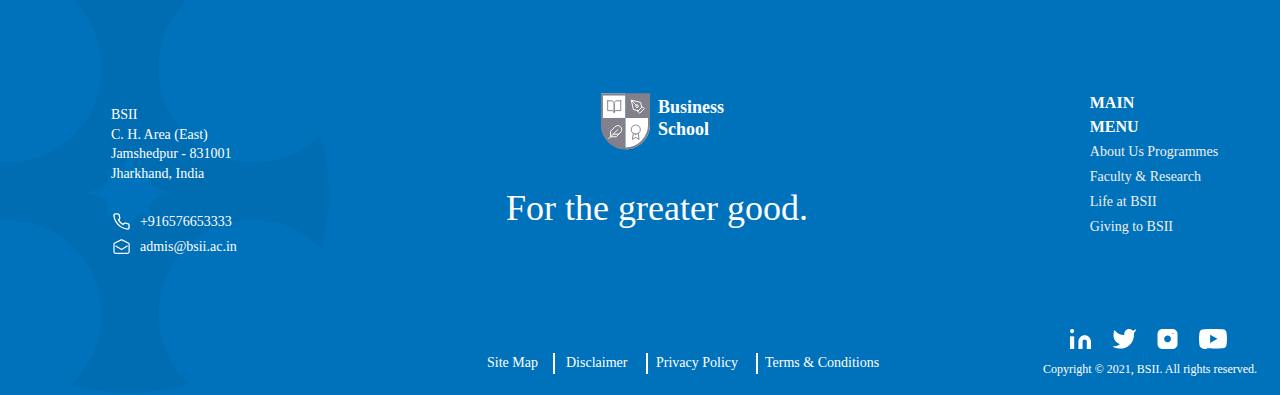
<file: faculty1.html>
<!DOCTYPE html>
<html lang="en">
<head>
    <title>Business School- Fr Mascarenhas S</title>
    <link rel="stylesheet" href="style.css">
    <style>
        .navbar{
            filter: drop-shadow(0px 6px 10px rgba(0, 0, 0, 0.15));
        }
        .footer{
            position: absolute;
            width: 1366px;
            height: 484px;
            left: 0px;
            top: 1511.06px;
        }
        .latest_publications{
            position: absolute;
            width: 1366px;
            height: 569px;
            left: 0px;
            top: 942.06px;
        }
        .latest_publications_spaebar{
            top: 50px;
            width: 90px;
        }
        .latest_publications_spaebar1{
            top: 53px;
            left: 381px;
        }
        .latest_publications_heading{
            transform: rotate(0deg);
            top: 20px;
            height: 58px;
            left: 110px;
            margin: 0px
        }
        .latest_publications_img{
            top: 35px;
            left: 422px;
        }
        .latest_publications_view_more{
            top: 40px;
            left: 1098px;
        }
        .latest_publications1{
            left: 110px;
            top: 119px;
        }
        .latest_publications2{
            left: 397.91px;
            top: 119px;
        }
        .latest_publications3{
            left: 698px;
            top: 119px;
        }
        .latest_publications4{
            width: 264px;
            left: 992px;
            top: 119px;
        }
        .latest_publications1:hover{
            left: 100px;
            top: 109px;
        }
        .latest_publications2:hover{
            left: 387.91px;
            top: 109px;
        }
        .latest_publications3:hover{
            left: 688px;
            top: 109px;
        }
        .latest_publications4:hover{
            width: 276.57px;
            left: 982px;
            top: 109px;
            background-size: 276.57px 440px;
        }
        


        @media screen and (min-width:1367px){

            body{
                width: 100vw;
                background: #e5e5e5;
            }

            section{
                position: absolute;
                width: 100vw;
                left: 0px;
                top: 0px; 
                height: 90px;
                display: flex;
                margin: auto;
            }

            .navbar{
                position: relative;
                display: flex;
                /* align-items: center;
                justify-content: center;
                align-self: center;
                align-content: center;
                align-self: center;
                align-content: center;
                justify-self: center;
                justify-items: center; */
                margin: auto;
                z-index: 2;

            }
            .section_2{
                position: absolute;
                width: 100vw;
                top: 90px;
                height: 852px;
                left: 0px;
            }
            .faculty1_2nd_section{
                top: 0px;
                position: relative;
                display: flex;
                margin: 0px auto;
            }






            .section3{
                position: absolute;
            width: 100vw;
            height: 569px;
            left: 0px;
            top: 942.06px;
            }
            .latest_publications{
            top: 0px;
            position: relative;
            display: flex;
                margin: auto;
        }
        .section4{
            position: absolute;
            width: 100vw;
            height: 484px;
            left: 0px;
            top: 1511.06px;
        }
        .footer{
                top: 0px;
                position: relative;
                display: flex;
                margin: 0px auto;
            }











        }




    </style>
</head>
<body>
    <section>
        <div class="navbar">
            <a href="index.html"><div class="navbar_heading">
                <img src="navbar_logo.svg" class="navbar_logo">
                <h3 class="navbar_logo_heading">Business School</h3>
                <h4 class="navbar_logo_side_heading">For the greater good</h4>
            </div></a>
            <div class="navbar_aboutus">About us</div>
            <div class="navbar_programmes">Programmes</div>
            <div class="navbar_research_faculty">Faculty & Research
                <div class="navbar_research_faculty_highlighter"></div>
            </div>
            <div class="navbar_life_at_bsii">Life at BSII</div>
            <div class="navbar_newsroom">Newsroom</div>
            <div class="navbar_applynow">Apply Now</div>
        </div>
    </section>  





    <section class="section_2">
        <div style="background: #FFFFFF;" class="faculty1_2nd_section">
            <div class="faculty1_top_bground">
                <div class="faculty1_top_bground_highlighter"></div>
                <div class="faculty1_top_bground1">Research Interests</div>
                <div class="faculty1_top_bground2">Experience</div>
                <div class="faculty1_top_bground3">Awards & Achivements</div>
                <div class="faculty1_top_bground4">Experience</div>
            </div>
        
        
        
            <div class="faculty1_top_image">
                <div class="faculty1_top_image_img"></div>
                <div class="faculty1_top_image_img_name">Fr Mascarenhas S</div>
                <div class="faculty1_top_image_img_position">
                    <h2 class="faculty1_top_image_img_position_left">Assistant Professor</h2>
                    <h2 class="faculty1_top_image_img_position_right">(Finance)</h2>
                </div>
                <div class="faculty1_top_image_img_publication">
                    <div class="faculty1_top_image_img_publication1">Publications</div>
                    <div class="faculty1_top_image_img_publication2">28</div>
                </div>
                <div class="faculty1_top_image_img_articles">
                    <div class="faculty1_top_image_img_publication1">Articles</div>
                    <div class="faculty1_top_image_img_publication2">17</div>
                    
                </div>
                <div class="faculty1_top_image_img_contact">
                    <div class="faculty1_top_image_img_contact1"></div>
                    <div class="faculty1_top_image_img_contact2"></div>
                    <div class="faculty1_top_image_img_contact3"></div>
                    <div class="faculty1_top_image_img_contact4"></div>
                </div>
            </div>
        
        
            <div class="faculty1_top_bio_name">Biography</div>
        
        
            <div class="faculty1_top_bio_description">Dr Arpita Srivastava is the Joan E. Horngren Professor of Accounting, Emerita at the Stanford University, Graduate School of Business (GSB).  Prior to joining the faculty at Stanford in 1995, she was an Associate Professor at Harvard Business School and an audit partner in Arthur Andersen & Co.  
            </div>
        
        
            <div class="faculty1_top_bio_position">Position Held
            </div>
        
        
        
            <div class="faculty1_top_bio_position_date">
                <ul>
                    <li>At BSII since 2004</li>
                </ul>
            </div>
        
        
            <div class="faculty1_bg_image">
                <img src="faculty1_bg_image.svg">
            </div>
        </div>
    </section>







    <section class="section3">
    <div class="latest_publications">
        <div class="latest_publications_spaebar"></div>
        <div class="latest_publications_spaebar1"></div>
        <img src="Subtract_symbol.svg" class="latest_publications_img">
        <p class="latest_publications_heading">Publications</p>
        <div class="latest_publications_view_more">
        <p class="latest_publications_view_more1">View More   &rarr;</p>
        </div>
        <div class="latest_publications1">
            <div class="latest_publications1_name">Objects and Self Identity</div>
            <div class="latest_publications1_description">BSII takes pride in having around seventy full-time, faculty across functional disciplines. </div>
            <div class="latest_publications1_author">S. Christian Wheeler, Christopher J. Bechler</div>
        </div>
        <div class="latest_publications2">
            <div class="latest_publications2_name">Objects and Self Identity</div>
            <div class="latest_publications2_description">BSII takes pride in having around seventy full-time, faculty across functional disciplines. </div>
            <div class="latest_publications2_author">S. Christian Wheeler, Christopher J. Bechler</div>
        </div>
        <div class="latest_publications3">
            <div class="latest_publications3_name">Objects and Self Identity</div>
            <div class="latest_publications3_description">BSII takes pride in having around seventy full-time, faculty across functional disciplines. </div>
            <div class="latest_publications3_author">S. Christian Wheeler, Christopher J. Bechler</div>
        </div>
        <div class="latest_publications4">
            <div class="latest_publications4_name">Objects and Self Identity</div>
            <div class="latest_publications4_description">BSII takes pride in having around seventy full-time, faculty across functional disciplines. </div>
            <div class="latest_publications4_author">S. Christian Wheeler, Christopher J. Bechler</div>
        </div>
    </div>
    </section>





        <section class="section4">
            <div class="footer">
                <div class="footer_menu">
                    <div class="footer_menu_details">
                        <h4 class="footer_menu_detail1">Alumni</h4>
                        <div class="footer_menu_detail_seperator1"></div>
                        <h4 class="footer_menu_detail2">Recruiters</h4>
                        <div class="footer_menu_detail_seperator2"></div>
                        <h4 class="footer_menu_detail3">Social initiatives</h4>
                        <div class="footer_menu_detail_seperator3"></div>
                        <h4 class="footer_menu_detail4">Resources</h4>
                    </div>
                    <div class="footer_menu_img1">
                        <img src="footer_menu_img1.jpg">
                    </div>
                    <div class="footer_menu_img2">
                        <img src="footer_menu_img2.jpg" >
                    </div>
                </div>
                <img src="footer_main_img.svg" class="footer_main_img" >
        
                <div class="footer_left_side_details">
                    <P class="footer_left_side_details_top_dive">BSII <br> C. H. Area (East) Jamshedpur - 831001 Jharkhand, India</P>
                    <div class="footer_left_side_details_bottom_dive">
                        <div class="footer_left_side_details_bottom_dive1">
                            <img src="footer_left_side_details_bottom_dive_img1.svg" class="footer_left_side_details_bottom_img1">
                            <p class="footer_left_side_details_bottom_content1">+916576653333</p>
                        </div>
                        <div class="footer_left_side_details_bottom_dive2">
                            <img src="footer_left_side_details_bottom_dive_img2.svg" class="footer_left_side_details_bottom_img1">
                            <p class="footer_left_side_details_bottom_content1">admis@bsii.ac.in</p>
                        </div>
                        </div>
                    </div>
                    <div class="footer_logo">
                        <img src="footer_logo.svg" class="navbar_logo">
                        <h3 class="footer_logo_heading">Business School</h3>
                    </div>
                    <p class="footer_logo_moto">For the greater good.</p>
                    <div class="footer_settings">
                        <h4 class="footer_settings_data1">Site Map</h4>
                        <div class="footer_settings_seperator1"></div>
                        <h4 class="footer_settings_data2">Disclaimer</h4>
                        <div class="footer_settings_seperator2"></div>
                        <h4 class="footer_settings_data3">Privacy Policy</h4>
                        <div class="footer_settings_seperator3"></div>
                        <h4 class="footer_settings_data4">Terms & Conditions</h4>
                    </div>
                    <div class="footer_settings_mainmenu">
                        <p class="footer_settings_mainmenu_heading">MAIN MENU</p>
                        <p class="footer_settings_mainmenu_cntnt">About Us Programmes Faculty & Research</br> Life at BSII </br> Giving to BSII</p>
                    </div>
                    <div class="footer_settings_social_network">
                        <div class="footer_settings_social_network_1st">
                            <div class="footer_settings_social_network_1st_1">
                                <img src="footer_settings_social_network_1st_img1.svg">
                            </div>
                            <div class="footer_settings_social_network_1st_2">
                                <img src="footer_settings_social_network_1st_img2.svg">
                            </div>
                            <div class="footer_settings_social_network_1st_3">
                                <img src="footer_settings_social_network_1st_img3.svg">
                            </div>
                            <div class="footer_settings_social_network_1st_4">
                                <img src="footer_settings_social_network_1st_img4.svg">
                            </div>
                            <div class="footer_settings_social_network_1st_4">
                                <img src="footer_settings_social_network_1st_img5.svg">
                            </div>
                        </div>
                        <div class="footer_settings_social_network_2nd">
                            <h2 class="footer_settings_social_network_2nd_cntnt">Copyright &copy; 2021, BSII. All rights reserved.</h2>
                        </div>
                    </div>
                </div>
        </section>
    </body>
</html>
</file>
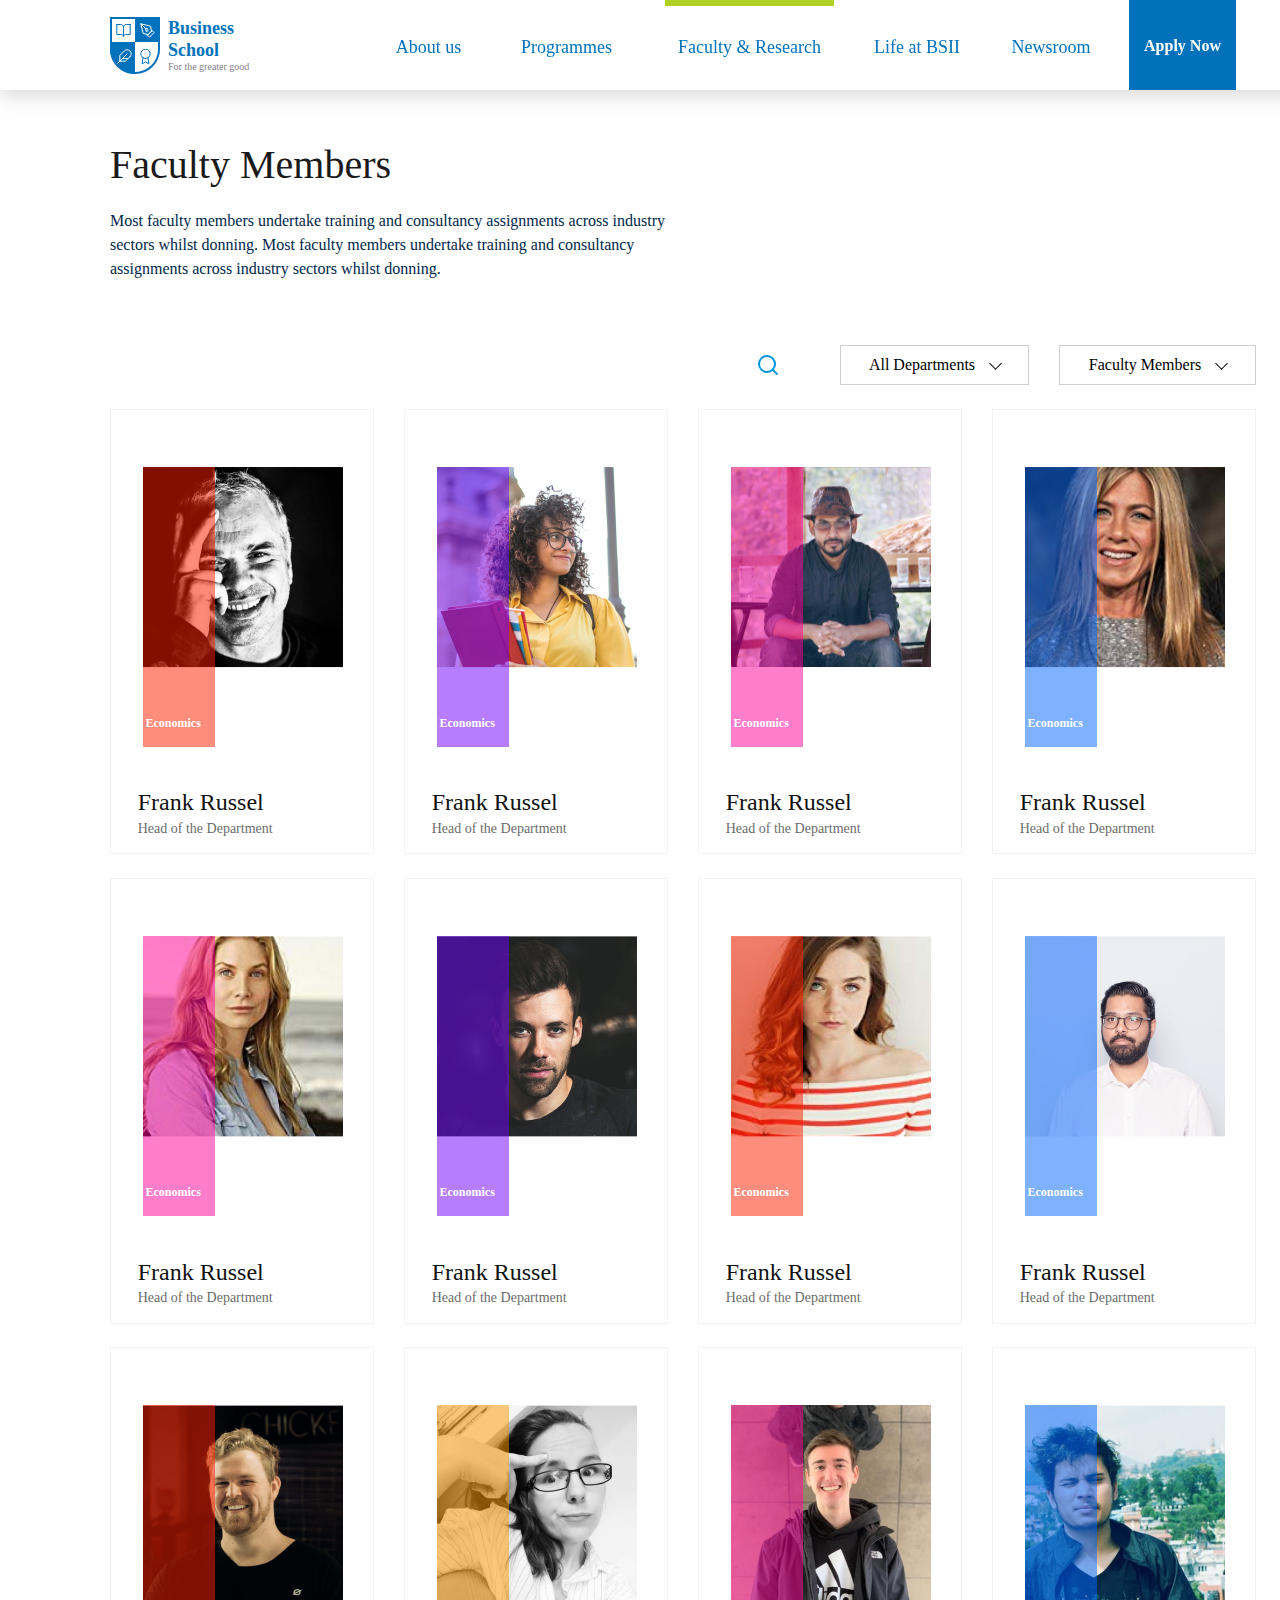
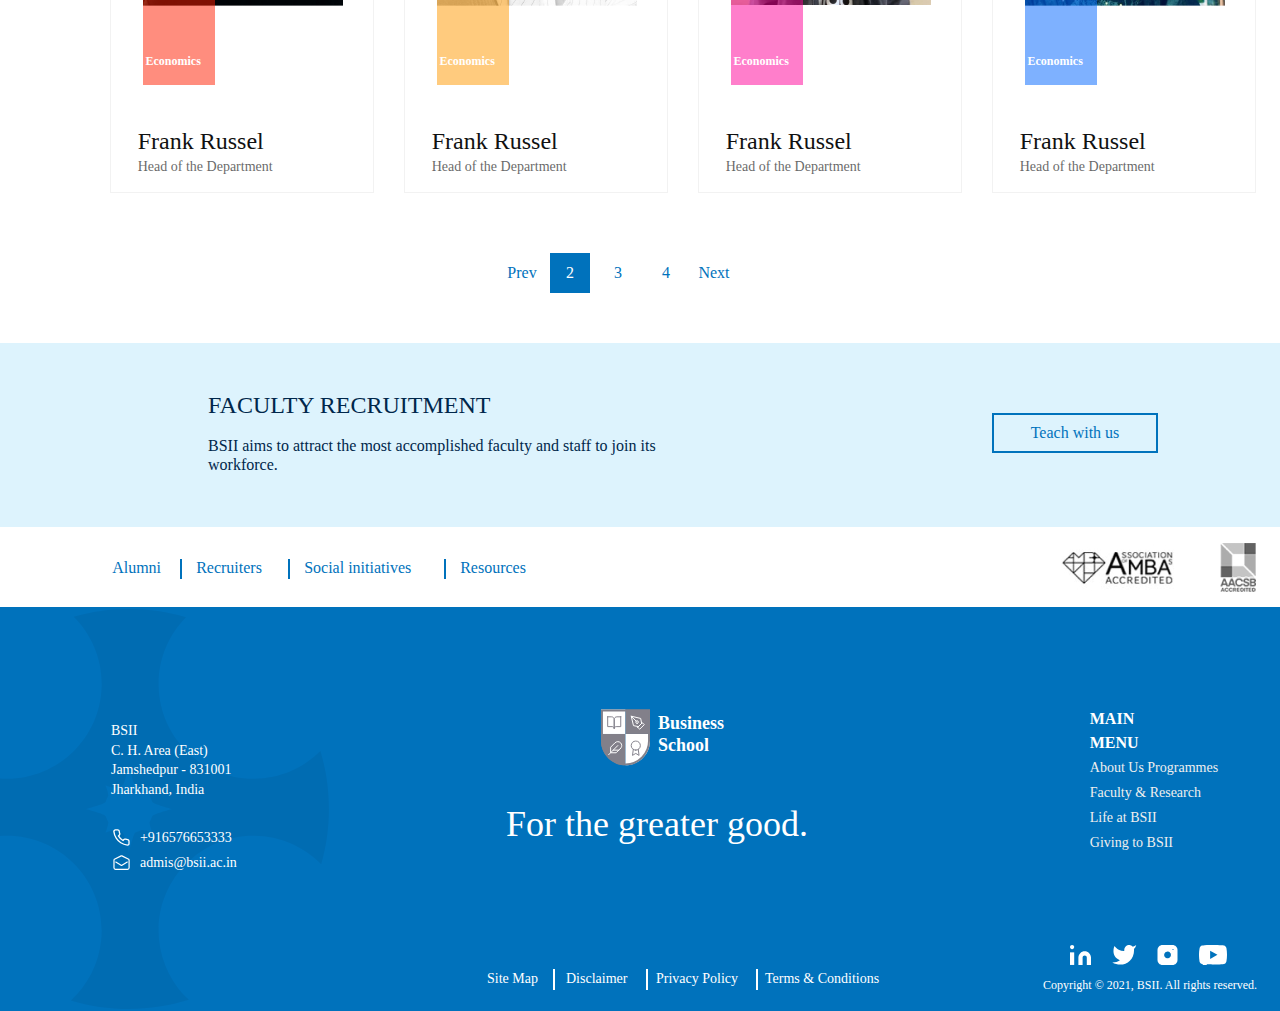
<file: faculty_pg2.html>
<!DOCTYPE html>
<html lang="en">
<head>
    <title>Document</title>
    <link rel="stylesheet" href="style.css">
    <style>
        .navbar{
            filter: drop-shadow(0px 6px 10px rgba(0, 0, 0, 0.15));
        }
        .footer{
            top: 2127px;
        }
        .top_footer{
            top: 1942.76px;
        }
        .faculty_page_faculty1{
            top: 409px;
            left: 110px;
        }
        .faculty_page_faculty2{
            top: 409px;
            left: 404px;
        }
        .faculty_page_faculty3{
            top: 409px;
            left: 698px;
        }
        .faculty_page_faculty4{
            top: 409px;
            left: 992px;
        }
        .faculty_page_faculty5{
            top: 878.25px;
            left: 110px;
        }
        .faculty_page_faculty6{
            top: 878.25px;
            left: 404px;
        }
        .faculty_page_faculty7{
            top: 878.25px;
            left: 698px;
        }
        .faculty_page_faculty8{
            top: 878.25px;
            left: 992px;
        }
        .faculty_page_faculty9{
            top: 1347.25px;
            left: 110px;
        }
        .faculty_page_faculty10{
            top: 1347.25px;
            left: 404px;
        }
        .faculty_page_faculty11{
            top: 1347.25px;
            left: 698px;
        }
        .faculty_page_faculty12{
            top: 1347.25px;
            left: 992px;
        }
        .faculty_page_faculty1:hover, .faculty_page_faculty2:hover, .faculty_page_faculty3:hover, .faculty_page_faculty4:hover, .faculty_page_faculty5:hover, .faculty_page_faculty6:hover, .faculty_page_faculty7:hover, .faculty_page_faculty8:hover, .faculty_page_faculty9:hover, .faculty_page_faculty10:hover, .faculty_page_faculty11:hover, .faculty_page_faculty12:hover{
            filter: drop-shadow(0px 8px 8px rgba(0, 0, 0, 0.15));
        }
        .pg_no3:hover{
            background: rgba(0, 114, 188,0.8);
            color: #FFFFFF;
        }
        .pg_no4:hover{
            background: rgba(0, 114, 188,0.8);
            color: #FFFFFF;
        }
        .pg_no_next:hover{
            background: rgba(0, 114, 188,0.8);
            color: #FFFFFF;
        }
        .pg_no2{
            background: #0072BC;
            color: #FFFFFF;
        }
        .pg_no1{
            background: none;
            color: #0072BC;
            border: none;
        }
        .pg_no1:hover{
            background: rgba(0, 114, 188,0.8);
            color: #FFFFFF;
        }


        @media screen and (min-width:1367px){
            body{
                width: 100vw;
                background: #e5e5e5;
            }
            section{
                position: absolute;
                width: 100vw;
                left: 0px;
                top: 0px; 
                height: 90px;
                display: flex;
                margin: auto;
                
            }
            .navbar{
                position: relative;
                display: flex;
                /* align-items: center;
                justify-content: center;
                align-self: center;
                align-content: center;
                align-self: center;
                align-content: center;
                justify-self: center;
                justify-items: center; */
                margin: auto;
                top: 0px;
                z-index: 2;

            }
            .section2{
                position: absolute;
                top: 90px;
                height: 1752.76px;
                width: 100vw;
                left: 0px;
            }
            .faculty_content{
                position: relative;
                display: flex;
                top: 0px;
                height: 1752.76px;
                width: 1366px;
                left: 0px;
                margin: auto;
                background: #FFFFFF;
            }
            .faculty_content_heading{
                top: 50px;
            }
            .faculty_content_heading_cntnt{
                top: 119px;
            }
            .faculty_content_search{
                top: 263px;
            }
            .faculty_content_all_dept{
                top: 263px;
            }
            .faculty_content_members{
                top: 263px;
            }
            .faculty_page_faculty1{top: 319px;}
            .faculty_page_faculty2{top: 319px;}
            .faculty_page_faculty3{top: 319px;}
            .faculty_page_faculty4{top: 319px;}
            .faculty_page_faculty5{top: 788.25px;}
            .faculty_page_faculty6{top: 788.25px;}
            .faculty_page_faculty7{top: 788.25px;}
            .faculty_page_faculty8{top: 788.25px;}
            .faculty_page_faculty9{top: 1257.5px;}
            .faculty_page_faculty10{top: 1257.5px;}
            .faculty_page_faculty11{top: 1257.5px;}
            .faculty_page_faculty12{top: 1257.5px;}



            .section3{
                position: absolute;
                width: 100vw;
                height: 100px;
                left: 0px;
                top: 1842.76px;
            }
            .pg_no{
                position: relative;
                top: 0px;
                left: 0px;
                display: flex;
                margin: auto;
                width: 1366px;
                height: 100px;
                background: #FFFFFF;
            }
            .section4{
                position: absolute;
                width: 100vw;
                height: 184px;
                left: 0px;
                top: 1942.76px;
            }
            .top_footer{
                position: relative;
                top: 0px;
                left: 0px;
                display: flex;
                margin: auto;

            }
            .section5{
                top: 2127px;
                position: absolute;
                width: 100vw;
                height: 484px;
                left: 0px;
            }
            .footer{
                position: relative;
                top: 0px;
                left: 0px;
                display: flex;
                margin: auto;
            }
            .pg_no1{
                top: 30px;
                left: 502px;
            }
            .pg_no2{
                top: 30px;
                left: 550px;
            }
            .pg_no3{
                top: 30px;
                left: 598px;
            }
            .pg_no4{
                top: 30px;
                left: 646px;
            }
            .pg_no_next{
                top: 30px;
                left: 694px;
            }




        }






    </style>
</head>
<body>




    <section>
        <div class="navbar">
            <a href="index.html"><div class="navbar_heading">
                <img src="navbar_logo.svg" class="navbar_logo">
                <h3 class="navbar_logo_heading">Business School</h3>
                <h4 class="navbar_logo_side_heading">For the greater good</h4>
            </div></a>
            <div class="navbar_aboutus">About us</div>
            <div class="navbar_programmes">Programmes</div>
            <div class="navbar_research_faculty">Faculty & Research
                <div class="navbar_research_faculty_highlighter"></div>
            </div>
            <div class="navbar_life_at_bsii">Life at BSII</div>
            <div class="navbar_newsroom">Newsroom</div>
            <div class="navbar_applynow">Apply Now</div>
        </div>
    </section>






    <section class="section2">
        <div class="faculty_content">
            <div class="faculty_content_heading">Faculty Members</div>
            <div class="faculty_content_heading_cntnt">Most faculty members undertake training and consultancy assignments across industry sectors whilst donning. Most faculty members undertake training and consultancy assignments across industry sectors whilst donning.
            </div>
            <div class="faculty_content_search">
                <img src="faculty_content_search_img.svg">
            </div>
            <div class="faculty_content_all_dept">All Departments &nbsp; &nbsp;
             <p><i class="arrow down"></i></p>   
            </div>
            <div class="faculty_content_members">Faculty Members &nbsp; &nbsp; <p><i class="arrow down"></i></p></div>
            <a href="faculty1.html"  ><div class="faculty_page_faculty1">
                <div class="our_faculty2_hvr"></div>
                <div class="our_faculty_imgs2">
                    <img src="our_faculty1_img1.svg">
                </div>
                <div style="background: #FF1E00;
                opacity: 0.5;" class="our_faculty2_highlighter">
                    <h4 class="our_faculty2_highlighter_cntnt">Economics</h4>
                </div>
                <h4 class="our_faculty1_name">Frank Russel</h4>
                <h4 class="our_faculty1_department">Head of the Department</h4>
                </div></a>
             <a href="faculty1.html"  ><div class="faculty_page_faculty2">
                <div class="our_faculty2_hvr"></div>
                <div class="our_faculty_imgs2">
                    <img src="our_faculty1_img22.jpg">
                </div>
                <div class="our_faculty2_highlighter">
                    <h4 class="our_faculty2_highlighter_cntnt">Economics</h4>
                </div>
                <h4 class="our_faculty1_name">Frank Russel</h4>
                <h4 class="our_faculty1_department">Head of the Department</h4>
            </div></a>
            <a href="faculty1.html"  ><div class="faculty_page_faculty3">
                <div class="our_faculty2_hvr"></div>
                <div class="our_faculty_imgs2">
                    <img src="our_faculty1_img3.svg">
                </div>
                <div style="background: #FF0099;
                opacity: 0.5;" class="our_faculty2_highlighter">
                    <h4 class="our_faculty2_highlighter_cntnt">Economics</h4>
                </div>
                <h4 class="our_faculty1_name">Frank Russel</h4>
                <h4 class="our_faculty1_department">Head of the Department</h4>
            </div></a>
            <a href="faculty1.html"  ><div class="faculty_page_faculty4">
                <div class="our_faculty2_hvr"></div>
                <div class="our_faculty_imgs2">
                    <img src="our_faculty1_img4.svg">
                </div>
                <div   style="background: #0066FF;
                opacity: 0.5;" class="our_faculty2_highlighter">
                    <h4 class="our_faculty2_highlighter_cntnt">Economics</h4>
                </div>
                <h4 class="our_faculty1_name">Frank Russel</h4>
                <h4 class="our_faculty1_department">Head of the Department</h4>
            </div></a>
            <a href="faculty1.html"  ><div class="faculty_page_faculty5">
                <div class="our_faculty2_hvr"></div>
                <div class="our_faculty_imgs2">
                    <img src="our_faculty1_img55.jpg">
                </div>
                <div style="background: #FF0099;
                opacity: 0.5;" class="our_faculty2_highlighter">
                    <h4 class="our_faculty2_highlighter_cntnt">Economics</h4>
                </div>
                <h4 class="our_faculty1_name">Frank Russel</h4>
                <h4 class="our_faculty1_department">Head of the Department</h4>
            </div></a>
            <a href="faculty1.html"  ><div class="faculty_page_faculty6">
                <div class="our_faculty2_hvr"></div>
                <div class="our_faculty_imgs2">
                    <img src="our_faculty1_img66.jpg">
                </div>
                <div style="background: #7000FF;
                opacity: 0.5;" class="our_faculty2_highlighter">
                    <h4 class="our_faculty2_highlighter_cntnt">Economics</h4>
                </div>
                <h4 class="our_faculty1_name">Frank Russel</h4>
                <h4 class="our_faculty1_department">Head of the Department</h4>
            </div></a>
            <a href="faculty1.html"  ><div class="faculty_page_faculty7">
                <div class="our_faculty2_hvr"></div>
                <div class="our_faculty_imgs2">
                    <img src="our_faculty1_img77.jpg">
                </div>
                <div style="background: #FF1E00;
                opacity: 0.5;"   class="our_faculty2_highlighter">
                    <h4 class="our_faculty2_highlighter_cntnt">Economics</h4>
                </div>
                <h4 class="our_faculty1_name">Frank Russel</h4>
                <h4 class="our_faculty1_department">Head of the Department</h4>
            </div></a>
            <a href="faculty1.html"  ><div class="faculty_page_faculty8">
                <div class="our_faculty2_hvr"></div>
                <div class="our_faculty_imgs2">
                    <img src="our_faculty1_img88.jpg">
                </div>
                <div style="background: #0066FF;
                opacity: 0.5;" class="our_faculty2_highlighter">
                    <h4 class="our_faculty2_highlighter_cntnt">Economics</h4>
                </div>
                <h4 class="our_faculty1_name">Frank Russel</h4>
                <h4 class="our_faculty1_department">Head of the Department</h4>
            </div></a>
            <a href="faculty1.html"  ><div class="faculty_page_faculty9">
                <div class="our_faculty2_hvr"></div>
                <div class="our_faculty_imgs2">
                    <img src="our_faculty1_img99.jpg">
                </div>
                <div style="background: #FF1E00;
                opacity: 0.5;" class="our_faculty2_highlighter">
                    <h4 class="our_faculty2_highlighter_cntnt">Economics</h4>
                </div>
                <h4 class="our_faculty1_name">Frank Russel</h4>
                <h4 class="our_faculty1_department">Head of the Department</h4>
            </div></a>
            <a href="faculty1.html"  ><div class="faculty_page_faculty10">
                <div class="our_faculty2_hvr"></div>
                <div class="our_faculty_imgs2">
                    <img src="our_faculty1_img1010.jpg">
                </div>
                <div style="background: #FF9900;
                opacity: 0.5;" class="our_faculty2_highlighter">
                    <h4 class="our_faculty2_highlighter_cntnt">Economics</h4>
                </div>
                <h4 class="our_faculty1_name">Frank Russel</h4>
                <h4 class="our_faculty1_department">Head of the Department</h4>
            </div></a>
            <a href="faculty1.html"  ><div class="faculty_page_faculty11">
                <div class="our_faculty2_hvr"></div>
                <div class="our_faculty_imgs2">
                    <img src="our_faculty1_img1111.jpg">
                </div>
                <div style="background: #FF0099;
                opacity: 0.5;" class="our_faculty2_highlighter">
                    <h4 class="our_faculty2_highlighter_cntnt">Economics</h4>
                </div>
                <h4 class="our_faculty1_name">Frank Russel</h4>
                <h4 class="our_faculty1_department">Head of the Department</h4>
            </div></a>
            <a href="faculty1.html"  ><div class="faculty_page_faculty12">
                <div class="our_faculty2_hvr"></div>
                <div class="our_faculty_imgs2">
                    <img src="our_faculty1_img1212.jpg">
                </div>
                <div style="background: #0066FF;
                opacity: 0.5;" class="our_faculty2_highlighter">
                    <h4 class="our_faculty2_highlighter_cntnt">Economics</h4>
                </div>
                <h4 class="our_faculty1_name">Frank Russel</h4>
                <h4 class="our_faculty1_department">Head of the Department</h4>
            </div></a>
        </div>
    </section>




    <section class="section3">
        <div class="pg_no">
            <a href="faculty.html"><div class="pg_no1">Prev</div></a>
            <a href="faculty_pg2.html"><div class="pg_no2">2</div></a>
            <a href="faculty_pg3.html"><div class="pg_no3">3</div></a>
            <a href="faculty_pg4.html"><div class="pg_no4">4</div></a>
            <a href="faculty_pg3.html"><div class="pg_no_next">Next</div></a>
        </div>
    </section>







    <section class="section4">
        <div class="top_footer">
            <div class="top_footer1">FACULTY RECRUITMENT</div>
            <div class="top_footer2">BSII aims to attract the most accomplished faculty and staff to join its workforce.</div>
            <div class="top_footer3">Teach with us</div>
        </div>
    </section>






    <section class="section5">
        <div class="footer">
            <div class="footer_menu">
                <div class="footer_menu_details">
                    <h4 class="footer_menu_detail1">Alumni</h4>
                    <div class="footer_menu_detail_seperator1"></div>
                    <h4 class="footer_menu_detail2">Recruiters</h4>
                    <div class="footer_menu_detail_seperator2"></div>
                    <h4 class="footer_menu_detail3">Social initiatives</h4>
                    <div class="footer_menu_detail_seperator3"></div>
                    <h4 class="footer_menu_detail4">Resources</h4>
                </div>
                <div class="footer_menu_img1">
                    <img src="footer_menu_img1.jpg">
                </div>
                <div class="footer_menu_img2">
                    <img src="footer_menu_img2.jpg" >
                </div>
            </div>
            <img src="footer_main_img.svg" class="footer_main_img" >
    
            <div class="footer_left_side_details">
                <P class="footer_left_side_details_top_dive">BSII <br> C. H. Area (East) Jamshedpur - 831001 Jharkhand, India</P>
                <div class="footer_left_side_details_bottom_dive">
                    <div class="footer_left_side_details_bottom_dive1">
                        <img src="footer_left_side_details_bottom_dive_img1.svg" class="footer_left_side_details_bottom_img1">
                        <p class="footer_left_side_details_bottom_content1">+916576653333</p>
                    </div>
                    <div class="footer_left_side_details_bottom_dive2">
                        <img src="footer_left_side_details_bottom_dive_img2.svg" class="footer_left_side_details_bottom_img1">
                        <p class="footer_left_side_details_bottom_content1">admis@bsii.ac.in</p>
                    </div>
                    </div>
                </div>
                <div class="footer_logo">
                    <img src="footer_logo.svg" class="navbar_logo">
                    <h3 class="footer_logo_heading">Business School</h3>
                </div>
                <p class="footer_logo_moto">For the greater good.</p>
                <div class="footer_settings">
                    <h4 class="footer_settings_data1">Site Map</h4>
                    <div class="footer_settings_seperator1"></div>
                    <h4 class="footer_settings_data2">Disclaimer</h4>
                    <div class="footer_settings_seperator2"></div>
                    <h4 class="footer_settings_data3">Privacy Policy</h4>
                    <div class="footer_settings_seperator3"></div>
                    <h4 class="footer_settings_data4">Terms & Conditions</h4>
                </div>
                <div class="footer_settings_mainmenu">
                    <p class="footer_settings_mainmenu_heading">MAIN MENU</p>
                    <p class="footer_settings_mainmenu_cntnt">About Us Programmes Faculty & Research</br> Life at BSII </br> Giving to BSII</p>
                </div>
                <div class="footer_settings_social_network">
                    <div class="footer_settings_social_network_1st">
                        <div class="footer_settings_social_network_1st_1">
                            <img src="footer_settings_social_network_1st_img1.svg">
                        </div>
                        <div class="footer_settings_social_network_1st_2">
                            <img src="footer_settings_social_network_1st_img2.svg">
                        </div>
                        <div class="footer_settings_social_network_1st_3">
                            <img src="footer_settings_social_network_1st_img3.svg">
                        </div>
                        <div class="footer_settings_social_network_1st_4">
                            <img src="footer_settings_social_network_1st_img4.svg">
                        </div>
                        <div class="footer_settings_social_network_1st_4">
                            <img src="footer_settings_social_network_1st_img5.svg">
                        </div>
                    </div>
                    <div class="footer_settings_social_network_2nd">
                        <h2 class="footer_settings_social_network_2nd_cntnt">Copyright &copy; 2021, BSII. All rights reserved.</h2>
                    </div>
                </div>
            </div>
    </section>


</body>
</html>
</file>
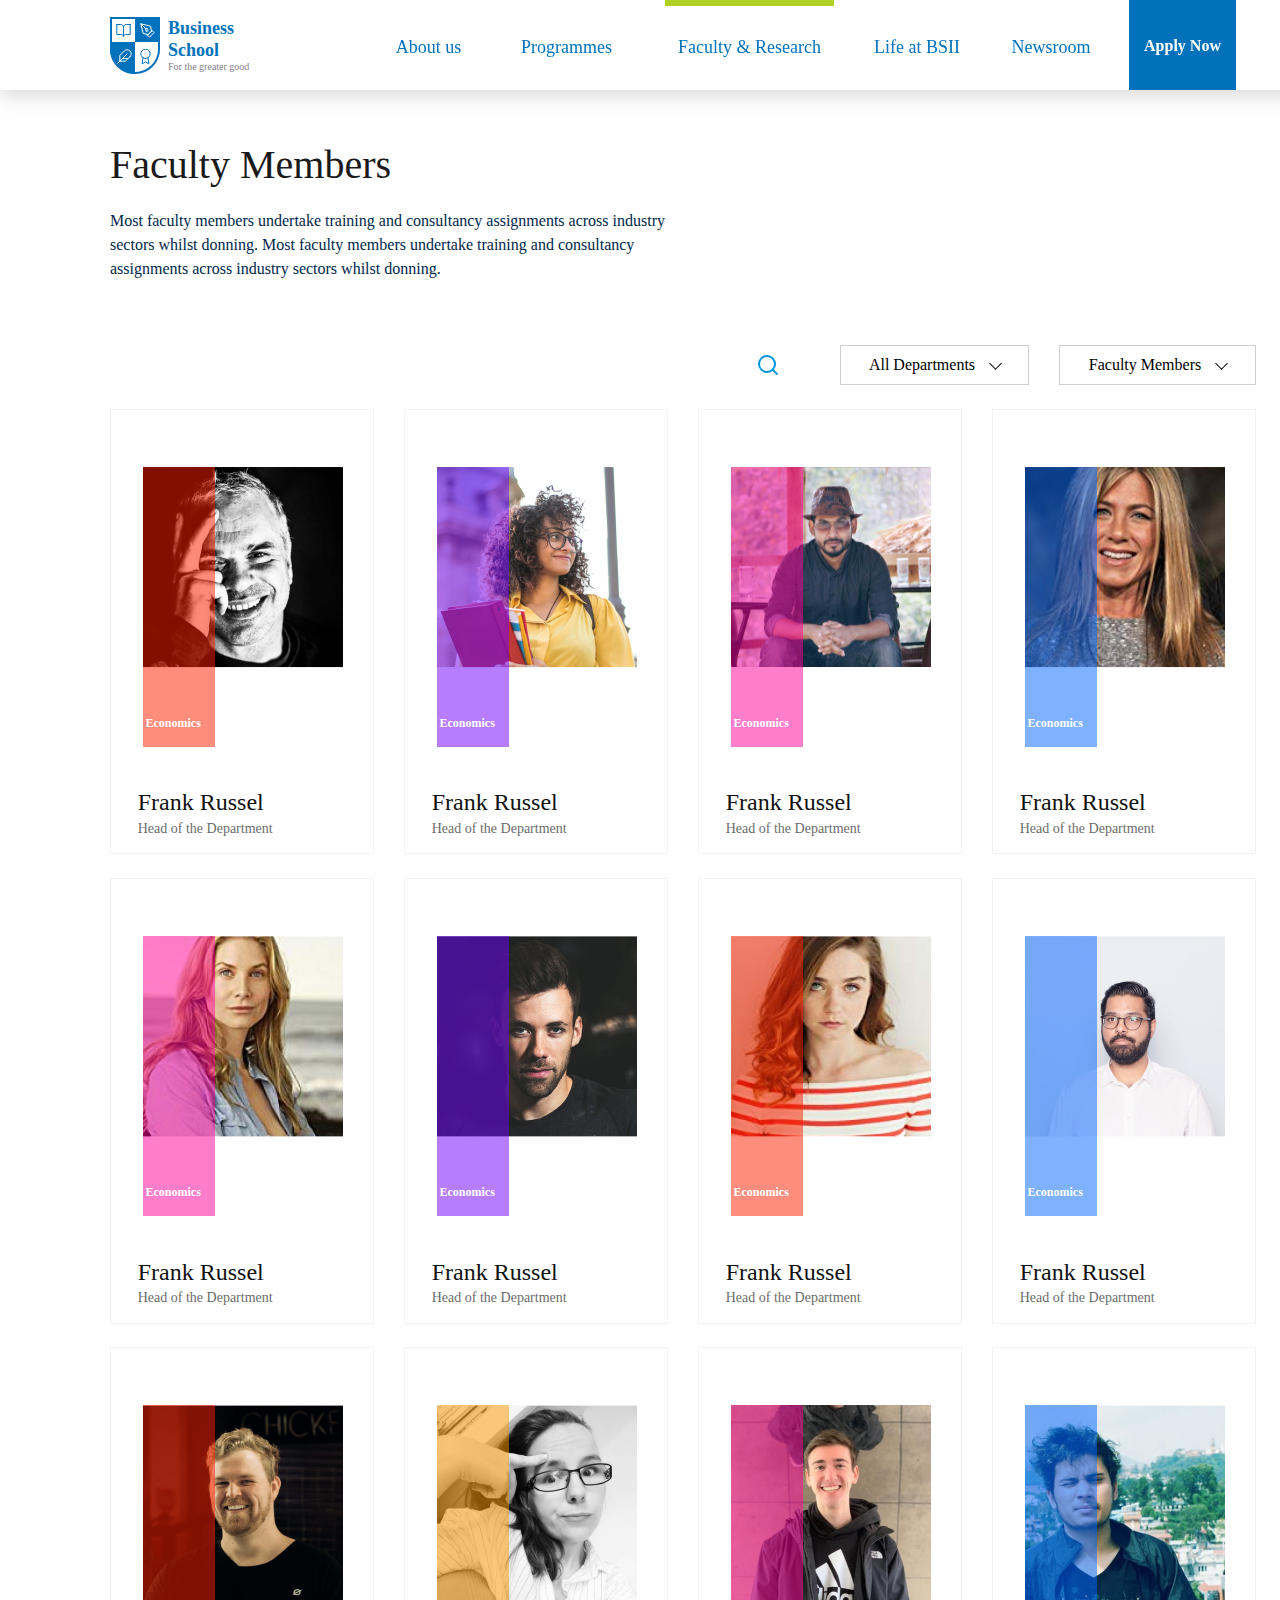
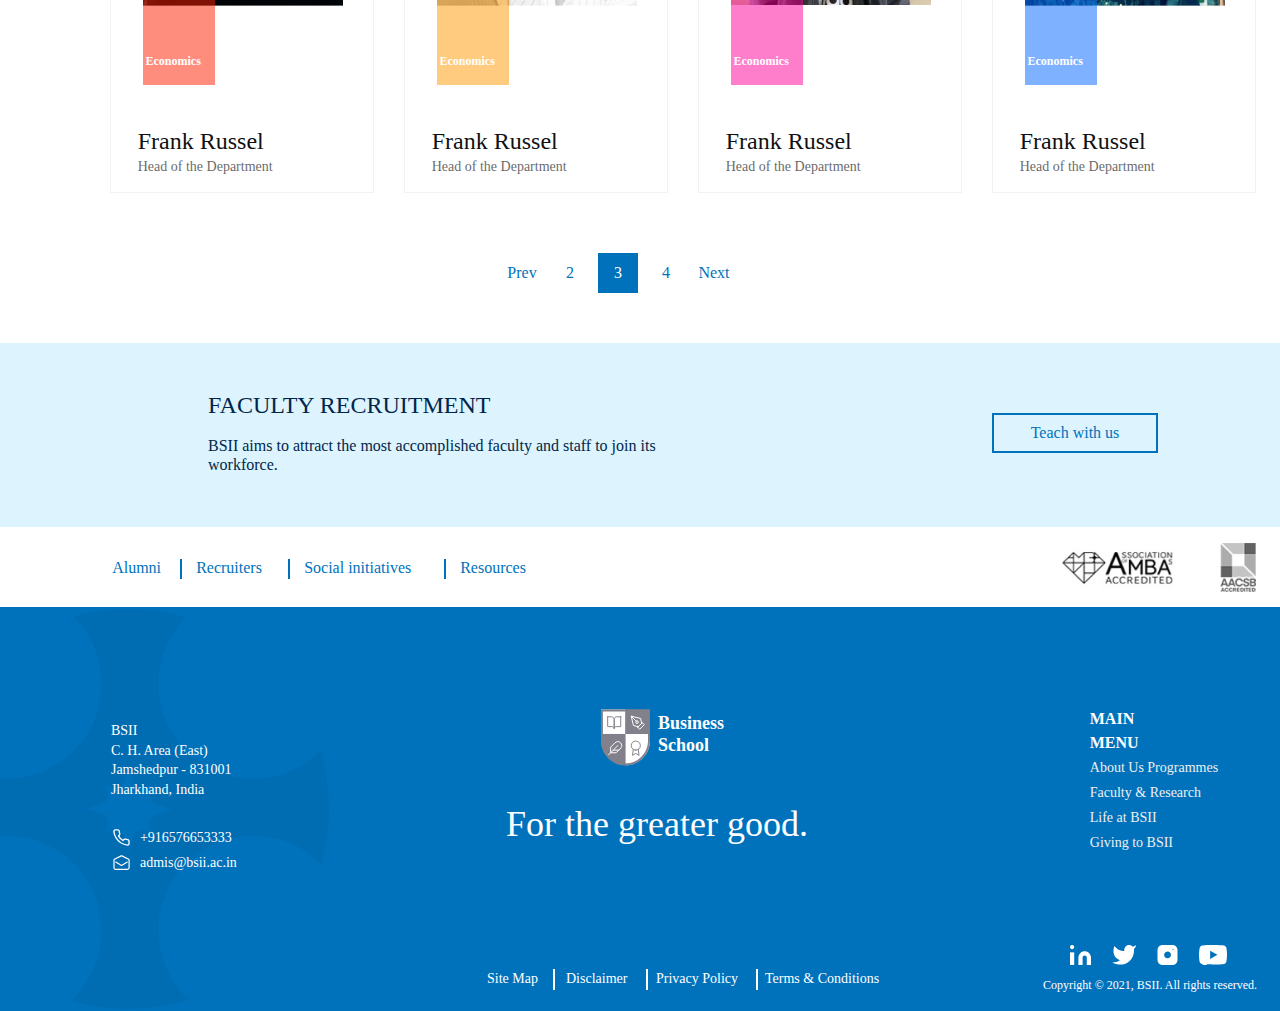
<file: faculty_pg3.html>
<!DOCTYPE html>
<html lang="en">
<head>
    <title>Document</title>
    <link rel="stylesheet" href="style.css">
    <style>
        .navbar{
            filter: drop-shadow(0px 6px 10px rgba(0, 0, 0, 0.15));
        }
        .footer{
            top: 2127px;
        }
        .top_footer{
            top: 1942.76px;
        }
        .faculty_page_faculty1{
            top: 409px;
            left: 110px;
        }
        .faculty_page_faculty2{
            top: 409px;
            left: 404px;
        }
        .faculty_page_faculty3{
            top: 409px;
            left: 698px;
        }
        .faculty_page_faculty4{
            top: 409px;
            left: 992px;
        }
        .faculty_page_faculty5{
            top: 878.25px;
            left: 110px;
        }
        .faculty_page_faculty6{
            top: 878.25px;
            left: 404px;
        }
        .faculty_page_faculty7{
            top: 878.25px;
            left: 698px;
        }
        .faculty_page_faculty8{
            top: 878.25px;
            left: 992px;
        }
        .faculty_page_faculty9{
            top: 1347.25px;
            left: 110px;
        }
        .faculty_page_faculty10{
            top: 1347.25px;
            left: 404px;
        }
        .faculty_page_faculty11{
            top: 1347.25px;
            left: 698px;
        }
        .faculty_page_faculty12{
            top: 1347.25px;
            left: 992px;
        }
        .faculty_page_faculty1:hover, .faculty_page_faculty2:hover, .faculty_page_faculty3:hover, .faculty_page_faculty4:hover, .faculty_page_faculty5:hover, .faculty_page_faculty6:hover, .faculty_page_faculty7:hover, .faculty_page_faculty8:hover, .faculty_page_faculty9:hover, .faculty_page_faculty10:hover, .faculty_page_faculty11:hover, .faculty_page_faculty12:hover{
            filter: drop-shadow(0px 8px 8px rgba(0, 0, 0, 0.15));
        }
        .pg_no2:hover{
        background: rgba(0, 114, 188,0.8);
        color: #FFFFFF;
        }
        .pg_no4:hover{
            background: rgba(0, 114, 188,0.8);
            color: #FFFFFF;
        }
        .pg_no_next:hover{
            background: rgba(0, 114, 188,0.8);
            color: #FFFFFF;
        }


        .pg_no3{
            background: #0072BC;
            color: #FFFFFF;
        }
        .pg_no1{
            background: none;
            color: #0072BC;
            border: none;
        }
        .pg_no1:hover{
            background: rgba(0, 114, 188,0.8);
            color: #FFFFFF;
        }

        @media screen and (min-width:1367px){
            body{
                width: 100vw;
                background: #e5e5e5;
            }
            section{
                position: absolute;
                width: 100vw;
                left: 0px;
                top: 0px; 
                height: 90px;
                display: flex;
                margin: auto;
                
            }
            .navbar{
                position: relative;
                display: flex;
                /* align-items: center;
                justify-content: center;
                align-self: center;
                align-content: center;
                align-self: center;
                align-content: center;
                justify-self: center;
                justify-items: center; */
                margin: auto;
                top: 0px;
                z-index: 2;

            }
            .section2{
                position: absolute;
                top: 90px;
                height: 1752.76px;
                width: 100vw;
                left: 0px;
            }
            .faculty_content{
                position: relative;
                display: flex;
                top: 0px;
                height: 1752.76px;
                width: 1366px;
                left: 0px;
                margin: auto;
                background: #FFFFFF;
            }
            .faculty_content_heading{
                top: 50px;
            }
            .faculty_content_heading_cntnt{
                top: 119px;
            }
            .faculty_content_search{
                top: 263px;
            }
            .faculty_content_all_dept{
                top: 263px;
            }
            .faculty_content_members{
                top: 263px;
            }
            .faculty_page_faculty1{top: 319px;}
            .faculty_page_faculty2{top: 319px;}
            .faculty_page_faculty3{top: 319px;}
            .faculty_page_faculty4{top: 319px;}
            .faculty_page_faculty5{top: 788.25px;}
            .faculty_page_faculty6{top: 788.25px;}
            .faculty_page_faculty7{top: 788.25px;}
            .faculty_page_faculty8{top: 788.25px;}
            .faculty_page_faculty9{top: 1257.5px;}
            .faculty_page_faculty10{top: 1257.5px;}
            .faculty_page_faculty11{top: 1257.5px;}
            .faculty_page_faculty12{top: 1257.5px;}



            .section3{
                position: absolute;
                width: 100vw;
                height: 100px;
                left: 0px;
                top: 1842.76px;
            }
            .pg_no{
                position: relative;
                top: 0px;
                left: 0px;
                display: flex;
                margin: auto;
                width: 1366px;
                height: 100px;
                background: #FFFFFF;
            }
            .section4{
                position: absolute;
                width: 100vw;
                height: 184px;
                left: 0px;
                top: 1942.76px;
            }
            .top_footer{
                position: relative;
                top: 0px;
                left: 0px;
                display: flex;
                margin: auto;

            }
            .section5{
                top: 2127px;
                position: absolute;
                width: 100vw;
                height: 484px;
                left: 0px;
            }
            .footer{
                position: relative;
                top: 0px;
                left: 0px;
                display: flex;
                margin: auto;
            }
            .pg_no1{
                top: 30px;
                left: 502px;
            }
            .pg_no2{
                top: 30px;
                left: 550px;
            }
            .pg_no3{
                top: 30px;
                left: 598px;
            }
            .pg_no4{
                top: 30px;
                left: 646px;
            }
            .pg_no_next{
                top: 30px;
                left: 694px;
            }




        }








    </style>
</head>
<body>




    <section>
        <div class="navbar">
            <a href="index.html"><div class="navbar_heading">
                <img src="navbar_logo.svg" class="navbar_logo">
                <h3 class="navbar_logo_heading">Business School</h3>
                <h4 class="navbar_logo_side_heading">For the greater good</h4>
            </div></a>
            <div class="navbar_aboutus">About us</div>
            <div class="navbar_programmes">Programmes</div>
            <div class="navbar_research_faculty">Faculty & Research
                <div class="navbar_research_faculty_highlighter"></div>
            </div>
            <div class="navbar_life_at_bsii">Life at BSII</div>
            <div class="navbar_newsroom">Newsroom</div>
            <div class="navbar_applynow">Apply Now</div>
        </div>
    </section>





    <section class="section2">
        <div class="faculty_content">
            <div class="faculty_content_heading">Faculty Members</div>
            <div class="faculty_content_heading_cntnt">Most faculty members undertake training and consultancy assignments across industry sectors whilst donning. Most faculty members undertake training and consultancy assignments across industry sectors whilst donning.
            </div>
            <div class="faculty_content_search">
                <img src="faculty_content_search_img.svg">
            </div>
            <div class="faculty_content_all_dept">All Departments &nbsp; &nbsp;
             <p><i class="arrow down"></i></p>   
            </div>
            <div class="faculty_content_members">Faculty Members &nbsp; &nbsp; <p><i class="arrow down"></i></p></div>
            <a href="faculty1.html"  ><div class="faculty_page_faculty1">
                <div class="our_faculty2_hvr"></div>
                <div class="our_faculty_imgs2">
                    <img src="our_faculty1_img1.svg">
                </div>
                <div style="background: #FF1E00;
                opacity: 0.5;" class="our_faculty2_highlighter">
                    <h4 class="our_faculty2_highlighter_cntnt">Economics</h4>
                </div>
                <h4 class="our_faculty1_name">Frank Russel</h4>
                <h4 class="our_faculty1_department">Head of the Department</h4>
                </div></a>
             <a href="faculty1.html"  ><div class="faculty_page_faculty2">
                <div class="our_faculty2_hvr"></div>
                <div class="our_faculty_imgs2">
                    <img src="our_faculty1_img22.jpg">
                </div>
                <div class="our_faculty2_highlighter">
                    <h4 class="our_faculty2_highlighter_cntnt">Economics</h4>
                </div>
                <h4 class="our_faculty1_name">Frank Russel</h4>
                <h4 class="our_faculty1_department">Head of the Department</h4>
            </div></a>
            <a href="faculty1.html"  ><div class="faculty_page_faculty3">
                <div class="our_faculty2_hvr"></div>
                <div class="our_faculty_imgs2">
                    <img src="our_faculty1_img3.svg">
                </div>
                <div style="background: #FF0099;
                opacity: 0.5;" class="our_faculty2_highlighter">
                    <h4 class="our_faculty2_highlighter_cntnt">Economics</h4>
                </div>
                <h4 class="our_faculty1_name">Frank Russel</h4>
                <h4 class="our_faculty1_department">Head of the Department</h4>
            </div></a>
            <a href="faculty1.html"  ><div class="faculty_page_faculty4">
                <div class="our_faculty2_hvr"></div>
                <div class="our_faculty_imgs2">
                    <img src="our_faculty1_img4.svg">
                </div>
                <div   style="background: #0066FF;
                opacity: 0.5;" class="our_faculty2_highlighter">
                    <h4 class="our_faculty2_highlighter_cntnt">Economics</h4>
                </div>
                <h4 class="our_faculty1_name">Frank Russel</h4>
                <h4 class="our_faculty1_department">Head of the Department</h4>
            </div></a>
            <a href="faculty1.html"  ><div class="faculty_page_faculty5">
                <div class="our_faculty2_hvr"></div>
                <div class="our_faculty_imgs2">
                    <img src="our_faculty1_img55.jpg">
                </div>
                <div style="background: #FF0099;
                opacity: 0.5;" class="our_faculty2_highlighter">
                    <h4 class="our_faculty2_highlighter_cntnt">Economics</h4>
                </div>
                <h4 class="our_faculty1_name">Frank Russel</h4>
                <h4 class="our_faculty1_department">Head of the Department</h4>
            </div></a>
            <a href="faculty1.html"  ><div class="faculty_page_faculty6">
                <div class="our_faculty2_hvr"></div>
                <div class="our_faculty_imgs2">
                    <img src="our_faculty1_img66.jpg">
                </div>
                <div style="background: #7000FF;
                opacity: 0.5;" class="our_faculty2_highlighter">
                    <h4 class="our_faculty2_highlighter_cntnt">Economics</h4>
                </div>
                <h4 class="our_faculty1_name">Frank Russel</h4>
                <h4 class="our_faculty1_department">Head of the Department</h4>
            </div></a>
            <a href="faculty1.html"  ><div class="faculty_page_faculty7">
                <div class="our_faculty2_hvr"></div>
                <div class="our_faculty_imgs2">
                    <img src="our_faculty1_img77.jpg">
                </div>
                <div style="background: #FF1E00;
                opacity: 0.5;"   class="our_faculty2_highlighter">
                    <h4 class="our_faculty2_highlighter_cntnt">Economics</h4>
                </div>
                <h4 class="our_faculty1_name">Frank Russel</h4>
                <h4 class="our_faculty1_department">Head of the Department</h4>
            </div></a>
            <a href="faculty1.html"  ><div class="faculty_page_faculty8">
                <div class="our_faculty2_hvr"></div>
                <div class="our_faculty_imgs2">
                    <img src="our_faculty1_img88.jpg">
                </div>
                <div style="background: #0066FF;
                opacity: 0.5;" class="our_faculty2_highlighter">
                    <h4 class="our_faculty2_highlighter_cntnt">Economics</h4>
                </div>
                <h4 class="our_faculty1_name">Frank Russel</h4>
                <h4 class="our_faculty1_department">Head of the Department</h4>
            </div></a>
            <a href="faculty1.html"  ><div class="faculty_page_faculty9">
                <div class="our_faculty2_hvr"></div>
                <div class="our_faculty_imgs2">
                    <img src="our_faculty1_img99.jpg">
                </div>
                <div style="background: #FF1E00;
                opacity: 0.5;" class="our_faculty2_highlighter">
                    <h4 class="our_faculty2_highlighter_cntnt">Economics</h4>
                </div>
                <h4 class="our_faculty1_name">Frank Russel</h4>
                <h4 class="our_faculty1_department">Head of the Department</h4>
            </div></a>
            <a href="faculty1.html"  ><div class="faculty_page_faculty10">
                <div class="our_faculty2_hvr"></div>
                <div class="our_faculty_imgs2">
                    <img src="our_faculty1_img1010.jpg">
                </div>
                <div style="background: #FF9900;
                opacity: 0.5;" class="our_faculty2_highlighter">
                    <h4 class="our_faculty2_highlighter_cntnt">Economics</h4>
                </div>
                <h4 class="our_faculty1_name">Frank Russel</h4>
                <h4 class="our_faculty1_department">Head of the Department</h4>
            </div></a>
            <a href="faculty1.html"  ><div class="faculty_page_faculty11">
                <div class="our_faculty2_hvr"></div>
                <div class="our_faculty_imgs2">
                    <img src="our_faculty1_img1111.jpg">
                </div>
                <div style="background: #FF0099;
                opacity: 0.5;" class="our_faculty2_highlighter">
                    <h4 class="our_faculty2_highlighter_cntnt">Economics</h4>
                </div>
                <h4 class="our_faculty1_name">Frank Russel</h4>
                <h4 class="our_faculty1_department">Head of the Department</h4>
            </div></a>
            <a href="faculty1.html"  ><div class="faculty_page_faculty12">
                <div class="our_faculty2_hvr"></div>
                <div class="our_faculty_imgs2">
                    <img src="our_faculty1_img1212.jpg">
                </div>
                <div style="background: #0066FF;
                opacity: 0.5;" class="our_faculty2_highlighter">
                    <h4 class="our_faculty2_highlighter_cntnt">Economics</h4>
                </div>
                <h4 class="our_faculty1_name">Frank Russel</h4>
                <h4 class="our_faculty1_department">Head of the Department</h4>
            </div></a>
        </div>
    </section>




    <section class="section3">
        <div class="pg_no">
            <a href="faculty_pg2.html"><div class="pg_no1">Prev</div></a>
            <a href="faculty_pg2.html"><div class="pg_no2">2</div></a>
            <a href="faculty_pg3.html"><div class="pg_no3">3</div></a>
            <a href="faculty_pg4.html"><div class="pg_no4">4</div></a>
            <a href="faculty_pg4.html"><div class="pg_no_next">Next</div></a>
        </div>
    </section>






    <section class="section4">
        <div class="top_footer">
            <div class="top_footer1">FACULTY RECRUITMENT</div>
            <div class="top_footer2">BSII aims to attract the most accomplished faculty and staff to join its workforce.</div>
            <div class="top_footer3">Teach with us</div>
        </div>
    </section>





    
    <section class="section5">
        <div class="footer">
            <div class="footer_menu">
                <div class="footer_menu_details">
                    <h4 class="footer_menu_detail1">Alumni</h4>
                    <div class="footer_menu_detail_seperator1"></div>
                    <h4 class="footer_menu_detail2">Recruiters</h4>
                    <div class="footer_menu_detail_seperator2"></div>
                    <h4 class="footer_menu_detail3">Social initiatives</h4>
                    <div class="footer_menu_detail_seperator3"></div>
                    <h4 class="footer_menu_detail4">Resources</h4>
                </div>
                <div class="footer_menu_img1">
                    <img src="footer_menu_img1.jpg">
                </div>
                <div class="footer_menu_img2">
                    <img src="footer_menu_img2.jpg" >
                </div>
            </div>
            <img src="footer_main_img.svg" class="footer_main_img" >
    
            <div class="footer_left_side_details">
                <P class="footer_left_side_details_top_dive">BSII <br> C. H. Area (East) Jamshedpur - 831001 Jharkhand, India</P>
                <div class="footer_left_side_details_bottom_dive">
                    <div class="footer_left_side_details_bottom_dive1">
                        <img src="footer_left_side_details_bottom_dive_img1.svg" class="footer_left_side_details_bottom_img1">
                        <p class="footer_left_side_details_bottom_content1">+916576653333</p>
                    </div>
                    <div class="footer_left_side_details_bottom_dive2">
                        <img src="footer_left_side_details_bottom_dive_img2.svg" class="footer_left_side_details_bottom_img1">
                        <p class="footer_left_side_details_bottom_content1">admis@bsii.ac.in</p>
                    </div>
                    </div>
                </div>
                <div class="footer_logo">
                    <img src="footer_logo.svg" class="navbar_logo">
                    <h3 class="footer_logo_heading">Business School</h3>
                </div>
                <p class="footer_logo_moto">For the greater good.</p>
                <div class="footer_settings">
                    <h4 class="footer_settings_data1">Site Map</h4>
                    <div class="footer_settings_seperator1"></div>
                    <h4 class="footer_settings_data2">Disclaimer</h4>
                    <div class="footer_settings_seperator2"></div>
                    <h4 class="footer_settings_data3">Privacy Policy</h4>
                    <div class="footer_settings_seperator3"></div>
                    <h4 class="footer_settings_data4">Terms & Conditions</h4>
                </div>
                <div class="footer_settings_mainmenu">
                    <p class="footer_settings_mainmenu_heading">MAIN MENU</p>
                    <p class="footer_settings_mainmenu_cntnt">About Us Programmes Faculty & Research</br> Life at BSII </br> Giving to BSII</p>
                </div>
                <div class="footer_settings_social_network">
                    <div class="footer_settings_social_network_1st">
                        <div class="footer_settings_social_network_1st_1">
                            <img src="footer_settings_social_network_1st_img1.svg">
                        </div>
                        <div class="footer_settings_social_network_1st_2">
                            <img src="footer_settings_social_network_1st_img2.svg">
                        </div>
                        <div class="footer_settings_social_network_1st_3">
                            <img src="footer_settings_social_network_1st_img3.svg">
                        </div>
                        <div class="footer_settings_social_network_1st_4">
                            <img src="footer_settings_social_network_1st_img4.svg">
                        </div>
                        <div class="footer_settings_social_network_1st_4">
                            <img src="footer_settings_social_network_1st_img5.svg">
                        </div>
                    </div>
                    <div class="footer_settings_social_network_2nd">
                        <h2 class="footer_settings_social_network_2nd_cntnt">Copyright &copy; 2021, BSII. All rights reserved.</h2>
                    </div>
                </div>
            </div>
    </section>


</body>
</html>
</file>
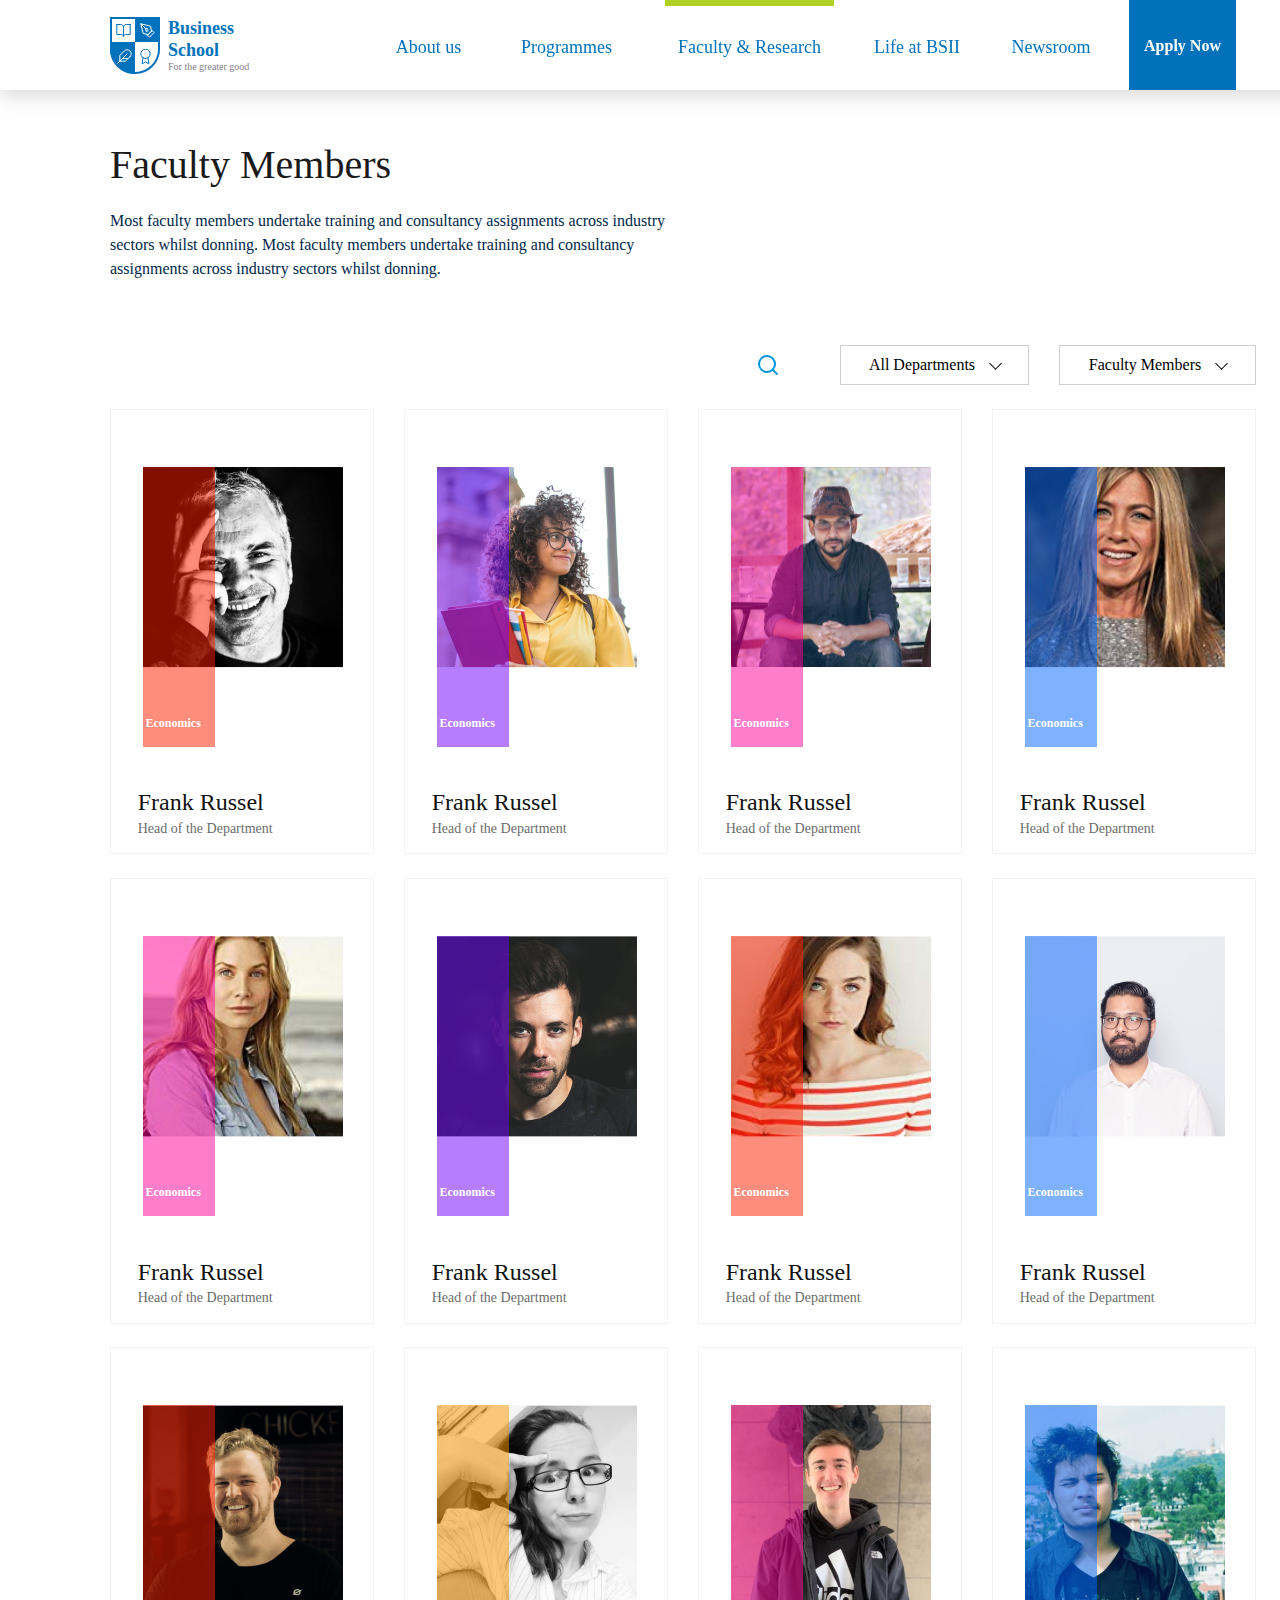
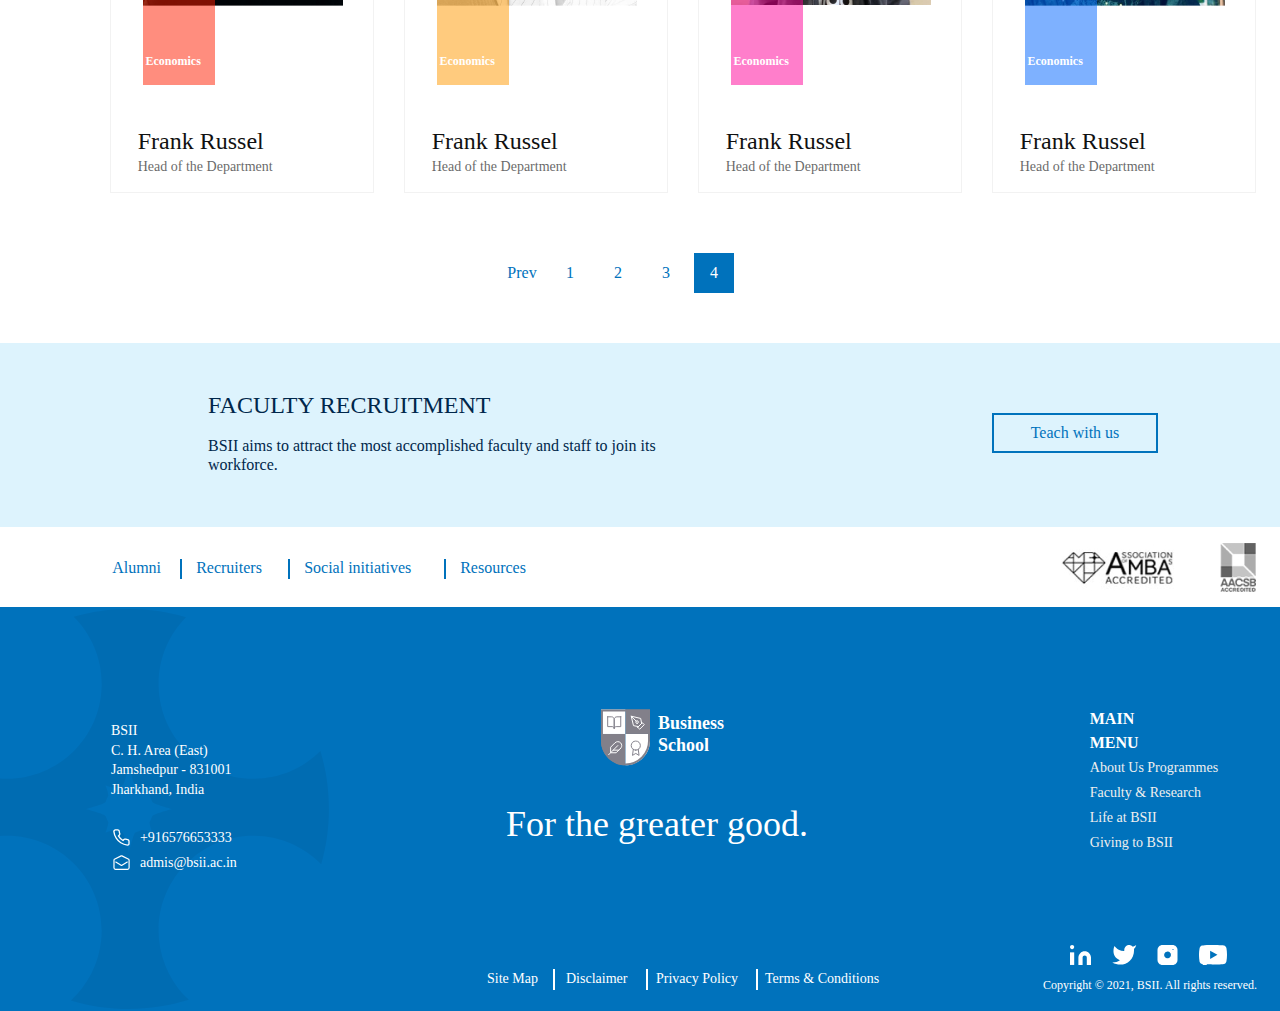
<file: faculty_pg4.html>
<!DOCTYPE html>
<html lang="en">
<head>
    <title>Document</title>
    <link rel="stylesheet" href="style.css">
    <style>
        .navbar{
            filter: drop-shadow(0px 6px 10px rgba(0, 0, 0, 0.15));
        }
        .footer{
            top: 2127px;
        }
        .top_footer{
            top: 1942.76px;
        }
        .faculty_page_faculty1{
            top: 409px;
            left: 110px;
        }
        .faculty_page_faculty2{
            top: 409px;
            left: 404px;
        }
        .faculty_page_faculty3{
            top: 409px;
            left: 698px;
        }
        .faculty_page_faculty4{
            top: 409px;
            left: 992px;
        }
        .faculty_page_faculty5{
            top: 878.25px;
            left: 110px;
        }
        .faculty_page_faculty6{
            top: 878.25px;
            left: 404px;
        }
        .faculty_page_faculty7{
            top: 878.25px;
            left: 698px;
        }
        .faculty_page_faculty8{
            top: 878.25px;
            left: 992px;
        }
        .faculty_page_faculty9{
            top: 1347.25px;
            left: 110px;
        }
        .faculty_page_faculty10{
            top: 1347.25px;
            left: 404px;
        }
        .faculty_page_faculty11{
            top: 1347.25px;
            left: 698px;
        }
        .faculty_page_faculty12{
            top: 1347.25px;
            left: 992px;
        }
        .faculty_page_faculty1:hover, .faculty_page_faculty2:hover, .faculty_page_faculty3:hover, .faculty_page_faculty4:hover, .faculty_page_faculty5:hover, .faculty_page_faculty6:hover, .faculty_page_faculty7:hover, .faculty_page_faculty8:hover, .faculty_page_faculty9:hover, .faculty_page_faculty10:hover, .faculty_page_faculty11:hover, .faculty_page_faculty12:hover{
            filter: drop-shadow(0px 8px 8px rgba(0, 0, 0, 0.15));
        }
        .pg_no2:hover{
        background: rgba(0, 114, 188,0.8);
        color: #FFFFFF;
        }
        .pg_no3:hover{
            background: rgba(0, 114, 188,0.8);
            color: #FFFFFF;
        }
        .pg_no4:hover{
            background: rgba(0, 114, 188,0.8);
            color: #FFFFFF;
        }


        .pg_no_next{
            background: #0072BC;
            color: #FFFFFF;
        }
        .pg_no1{
            background: none;
            color: #0072BC;
            border: none;
        }
        .pg_no1:hover{
            background: rgba(0, 114, 188,0.8);
            color: #FFFFFF;
        }


        @media screen and (min-width:1367px){
            body{
                width: 100vw;
                background: #e5e5e5;
            }
            section{
                position: absolute;
                width: 100vw;
                left: 0px;
                top: 0px; 
                height: 90px;
                display: flex;
                margin: auto;
                
            }
            .navbar{
                position: relative;
                display: flex;
                /* align-items: center;
                justify-content: center;
                align-self: center;
                align-content: center;
                align-self: center;
                align-content: center;
                justify-self: center;
                justify-items: center; */
                margin: auto;
                top: 0px;
                z-index: 2;

            }
            .section2{
                position: absolute;
                top: 90px;
                height: 1752.76px;
                width: 100vw;
                left: 0px;
            }
            .faculty_content{
                position: relative;
                display: flex;
                top: 0px;
                height: 1752.76px;
                width: 1366px;
                left: 0px;
                margin: auto;
                background: #FFFFFF;
            }
            .faculty_content_heading{
                top: 50px;
            }
            .faculty_content_heading_cntnt{
                top: 119px;
            }
            .faculty_content_search{
                top: 263px;
            }
            .faculty_content_all_dept{
                top: 263px;
            }
            .faculty_content_members{
                top: 263px;
            }
            .faculty_page_faculty1{top: 319px;}
            .faculty_page_faculty2{top: 319px;}
            .faculty_page_faculty3{top: 319px;}
            .faculty_page_faculty4{top: 319px;}
            .faculty_page_faculty5{top: 788.25px;}
            .faculty_page_faculty6{top: 788.25px;}
            .faculty_page_faculty7{top: 788.25px;}
            .faculty_page_faculty8{top: 788.25px;}
            .faculty_page_faculty9{top: 1257.5px;}
            .faculty_page_faculty10{top: 1257.5px;}
            .faculty_page_faculty11{top: 1257.5px;}
            .faculty_page_faculty12{top: 1257.5px;}



            .section3{
                position: absolute;
                width: 100vw;
                height: 100px;
                left: 0px;
                top: 1842.76px;
            }
            .pg_no{
                position: relative;
                top: 0px;
                left: 0px;
                display: flex;
                margin: auto;
                width: 1366px;
                height: 100px;
                background: #FFFFFF;
            }
            .section4{
                position: absolute;
                width: 100vw;
                height: 184px;
                left: 0px;
                top: 1942.76px;
            }
            .top_footer{
                position: relative;
                top: 0px;
                left: 0px;
                display: flex;
                margin: auto;

            }
            .section5{
                top: 2127px;
                position: absolute;
                width: 100vw;
                height: 484px;
                left: 0px;
            }
            .footer{
                position: relative;
                top: 0px;
                left: 0px;
                display: flex;
                margin: auto;
            }
            .pg_no1{
                top: 30px;
                left: 502px;
            }
            .pg_no2{
                top: 30px;
                left: 550px;
            }
            .pg_no3{
                top: 30px;
                left: 598px;
            }
            .pg_no4{
                top: 30px;
                left: 646px;
            }
            .pg_no_next{
                top: 30px;
                left: 694px;
            }




        }









    </style>
</head>
<body>




    <section>
        <div class="navbar">
            <a href="index.html"><div class="navbar_heading">
                <img src="navbar_logo.svg" class="navbar_logo">
                <h3 class="navbar_logo_heading">Business School</h3>
                <h4 class="navbar_logo_side_heading">For the greater good</h4>
            </div></a>
            <div class="navbar_aboutus">About us</div>
            <div class="navbar_programmes">Programmes</div>
            <div class="navbar_research_faculty">Faculty & Research
                <div class="navbar_research_faculty_highlighter"></div>
            </div>
            <div class="navbar_life_at_bsii">Life at BSII</div>
            <div class="navbar_newsroom">Newsroom</div>
            <div class="navbar_applynow">Apply Now</div>
        </div>
    </section>






    <section class="section2">
        <div class="faculty_content">
            <div class="faculty_content_heading">Faculty Members</div>
            <div class="faculty_content_heading_cntnt">Most faculty members undertake training and consultancy assignments across industry sectors whilst donning. Most faculty members undertake training and consultancy assignments across industry sectors whilst donning.
            </div>
            <div class="faculty_content_search">
                <img src="faculty_content_search_img.svg">
            </div>
            <div class="faculty_content_all_dept">All Departments &nbsp; &nbsp;
             <p><i class="arrow down"></i></p>   
            </div>
            <div class="faculty_content_members">Faculty Members &nbsp; &nbsp; <p><i class="arrow down"></i></p></div>
            <a href="faculty1.html"  ><div class="faculty_page_faculty1">
                <div class="our_faculty2_hvr"></div>
                <div class="our_faculty_imgs2">
                    <img src="our_faculty1_img1.svg">
                </div>
                <div style="background: #FF1E00;
                opacity: 0.5;" class="our_faculty2_highlighter">
                    <h4 class="our_faculty2_highlighter_cntnt">Economics</h4>
                </div>
                <h4 class="our_faculty1_name">Frank Russel</h4>
                <h4 class="our_faculty1_department">Head of the Department</h4>
                </div></a>
             <a href="faculty1.html"  ><div class="faculty_page_faculty2">
                <div class="our_faculty2_hvr"></div>
                <div class="our_faculty_imgs2">
                    <img src="our_faculty1_img22.jpg">
                </div>
                <div class="our_faculty2_highlighter">
                    <h4 class="our_faculty2_highlighter_cntnt">Economics</h4>
                </div>
                <h4 class="our_faculty1_name">Frank Russel</h4>
                <h4 class="our_faculty1_department">Head of the Department</h4>
            </div></a>
            <a href="faculty1.html"  ><div class="faculty_page_faculty3">
                <div class="our_faculty2_hvr"></div>
                <div class="our_faculty_imgs2">
                    <img src="our_faculty1_img3.svg">
                </div>
                <div style="background: #FF0099;
                opacity: 0.5;" class="our_faculty2_highlighter">
                    <h4 class="our_faculty2_highlighter_cntnt">Economics</h4>
                </div>
                <h4 class="our_faculty1_name">Frank Russel</h4>
                <h4 class="our_faculty1_department">Head of the Department</h4>
            </div></a>
            <a href="faculty1.html"  ><div class="faculty_page_faculty4">
                <div class="our_faculty2_hvr"></div>
                <div class="our_faculty_imgs2">
                    <img src="our_faculty1_img4.svg">
                </div>
                <div   style="background: #0066FF;
                opacity: 0.5;" class="our_faculty2_highlighter">
                    <h4 class="our_faculty2_highlighter_cntnt">Economics</h4>
                </div>
                <h4 class="our_faculty1_name">Frank Russel</h4>
                <h4 class="our_faculty1_department">Head of the Department</h4>
            </div></a>
            <a href="faculty1.html"  ><div class="faculty_page_faculty5">
                <div class="our_faculty2_hvr"></div>
                <div class="our_faculty_imgs2">
                    <img src="our_faculty1_img55.jpg">
                </div>
                <div style="background: #FF0099;
                opacity: 0.5;" class="our_faculty2_highlighter">
                    <h4 class="our_faculty2_highlighter_cntnt">Economics</h4>
                </div>
                <h4 class="our_faculty1_name">Frank Russel</h4>
                <h4 class="our_faculty1_department">Head of the Department</h4>
            </div></a>
            <a href="faculty1.html"  ><div class="faculty_page_faculty6">
                <div class="our_faculty2_hvr"></div>
                <div class="our_faculty_imgs2">
                    <img src="our_faculty1_img66.jpg">
                </div>
                <div style="background: #7000FF;
                opacity: 0.5;" class="our_faculty2_highlighter">
                    <h4 class="our_faculty2_highlighter_cntnt">Economics</h4>
                </div>
                <h4 class="our_faculty1_name">Frank Russel</h4>
                <h4 class="our_faculty1_department">Head of the Department</h4>
            </div></a>
            <a href="faculty1.html"  ><div class="faculty_page_faculty7">
                <div class="our_faculty2_hvr"></div>
                <div class="our_faculty_imgs2">
                    <img src="our_faculty1_img77.jpg">
                </div>
                <div style="background: #FF1E00;
                opacity: 0.5;"   class="our_faculty2_highlighter">
                    <h4 class="our_faculty2_highlighter_cntnt">Economics</h4>
                </div>
                <h4 class="our_faculty1_name">Frank Russel</h4>
                <h4 class="our_faculty1_department">Head of the Department</h4>
            </div></a>
            <a href="faculty1.html"  ><div class="faculty_page_faculty8">
                <div class="our_faculty2_hvr"></div>
                <div class="our_faculty_imgs2">
                    <img src="our_faculty1_img88.jpg">
                </div>
                <div style="background: #0066FF;
                opacity: 0.5;" class="our_faculty2_highlighter">
                    <h4 class="our_faculty2_highlighter_cntnt">Economics</h4>
                </div>
                <h4 class="our_faculty1_name">Frank Russel</h4>
                <h4 class="our_faculty1_department">Head of the Department</h4>
            </div></a>
            <a href="faculty1.html"  ><div class="faculty_page_faculty9">
                <div class="our_faculty2_hvr"></div>
                <div class="our_faculty_imgs2">
                    <img src="our_faculty1_img99.jpg">
                </div>
                <div style="background: #FF1E00;
                opacity: 0.5;" class="our_faculty2_highlighter">
                    <h4 class="our_faculty2_highlighter_cntnt">Economics</h4>
                </div>
                <h4 class="our_faculty1_name">Frank Russel</h4>
                <h4 class="our_faculty1_department">Head of the Department</h4>
            </div></a>
            <a href="faculty1.html"  ><div class="faculty_page_faculty10">
                <div class="our_faculty2_hvr"></div>
                <div class="our_faculty_imgs2">
                    <img src="our_faculty1_img1010.jpg">
                </div>
                <div style="background: #FF9900;
                opacity: 0.5;" class="our_faculty2_highlighter">
                    <h4 class="our_faculty2_highlighter_cntnt">Economics</h4>
                </div>
                <h4 class="our_faculty1_name">Frank Russel</h4>
                <h4 class="our_faculty1_department">Head of the Department</h4>
            </div></a>
            <a href="faculty1.html"  ><div class="faculty_page_faculty11">
                <div class="our_faculty2_hvr"></div>
                <div class="our_faculty_imgs2">
                    <img src="our_faculty1_img1111.jpg">
                </div>
                <div style="background: #FF0099;
                opacity: 0.5;" class="our_faculty2_highlighter">
                    <h4 class="our_faculty2_highlighter_cntnt">Economics</h4>
                </div>
                <h4 class="our_faculty1_name">Frank Russel</h4>
                <h4 class="our_faculty1_department">Head of the Department</h4>
            </div></a>
            <a href="faculty1.html"  ><div class="faculty_page_faculty12">
                <div class="our_faculty2_hvr"></div>
                <div class="our_faculty_imgs2">
                    <img src="our_faculty1_img1212.jpg">
                </div>
                <div style="background: #0066FF;
                opacity: 0.5;" class="our_faculty2_highlighter">
                    <h4 class="our_faculty2_highlighter_cntnt">Economics</h4>
                </div>
                <h4 class="our_faculty1_name">Frank Russel</h4>
                <h4 class="our_faculty1_department">Head of the Department</h4>
            </div></a>
        </div>
    </section>



    <section class="section3">
        <div class="pg_no">
            <a href="faculty_pg3.html"><div class="pg_no1">Prev</div></a>
            <a href="faculty.html"><div class="pg_no2">1</div></a>
            <a href="faculty_pg2.html"><div class="pg_no3">2</div></a>
            <a href="faculty_pg3.html"><div class="pg_no4">3</div></a>
            <a href="faculty_pg4.html"><div class="pg_no_next">4</div></a>
        </div>
    
    </section>





    <section class="section4">
        <div class="top_footer">
            <div class="top_footer1">FACULTY RECRUITMENT</div>
            <div class="top_footer2">BSII aims to attract the most accomplished faculty and staff to join its workforce.</div>
            <div class="top_footer3">Teach with us</div>
        </div>
    </section>






    <section class="section5">
        <div class="footer">
            <div class="footer_menu">
                <div class="footer_menu_details">
                    <h4 class="footer_menu_detail1">Alumni</h4>
                    <div class="footer_menu_detail_seperator1"></div>
                    <h4 class="footer_menu_detail2">Recruiters</h4>
                    <div class="footer_menu_detail_seperator2"></div>
                    <h4 class="footer_menu_detail3">Social initiatives</h4>
                    <div class="footer_menu_detail_seperator3"></div>
                    <h4 class="footer_menu_detail4">Resources</h4>
                </div>
                <div class="footer_menu_img1">
                    <img src="footer_menu_img1.jpg">
                </div>
                <div class="footer_menu_img2">
                    <img src="footer_menu_img2.jpg" >
                </div>
            </div>
            <img src="footer_main_img.svg" class="footer_main_img" >
    
            <div class="footer_left_side_details">
                <P class="footer_left_side_details_top_dive">BSII <br> C. H. Area (East) Jamshedpur - 831001 Jharkhand, India</P>
                <div class="footer_left_side_details_bottom_dive">
                    <div class="footer_left_side_details_bottom_dive1">
                        <img src="footer_left_side_details_bottom_dive_img1.svg" class="footer_left_side_details_bottom_img1">
                        <p class="footer_left_side_details_bottom_content1">+916576653333</p>
                    </div>
                    <div class="footer_left_side_details_bottom_dive2">
                        <img src="footer_left_side_details_bottom_dive_img2.svg" class="footer_left_side_details_bottom_img1">
                        <p class="footer_left_side_details_bottom_content1">admis@bsii.ac.in</p>
                    </div>
                    </div>
                </div>
                <div class="footer_logo">
                    <img src="footer_logo.svg" class="navbar_logo">
                    <h3 class="footer_logo_heading">Business School</h3>
                </div>
                <p class="footer_logo_moto">For the greater good.</p>
                <div class="footer_settings">
                    <h4 class="footer_settings_data1">Site Map</h4>
                    <div class="footer_settings_seperator1"></div>
                    <h4 class="footer_settings_data2">Disclaimer</h4>
                    <div class="footer_settings_seperator2"></div>
                    <h4 class="footer_settings_data3">Privacy Policy</h4>
                    <div class="footer_settings_seperator3"></div>
                    <h4 class="footer_settings_data4">Terms & Conditions</h4>
                </div>
                <div class="footer_settings_mainmenu">
                    <p class="footer_settings_mainmenu_heading">MAIN MENU</p>
                    <p class="footer_settings_mainmenu_cntnt">About Us Programmes Faculty & Research</br> Life at BSII </br> Giving to BSII</p>
                </div>
                <div class="footer_settings_social_network">
                    <div class="footer_settings_social_network_1st">
                        <div class="footer_settings_social_network_1st_1">
                            <img src="footer_settings_social_network_1st_img1.svg">
                        </div>
                        <div class="footer_settings_social_network_1st_2">
                            <img src="footer_settings_social_network_1st_img2.svg">
                        </div>
                        <div class="footer_settings_social_network_1st_3">
                            <img src="footer_settings_social_network_1st_img3.svg">
                        </div>
                        <div class="footer_settings_social_network_1st_4">
                            <img src="footer_settings_social_network_1st_img4.svg">
                        </div>
                        <div class="footer_settings_social_network_1st_4">
                            <img src="footer_settings_social_network_1st_img5.svg">
                        </div>
                    </div>
                    <div class="footer_settings_social_network_2nd">
                        <h2 class="footer_settings_social_network_2nd_cntnt">Copyright &copy; 2021, BSII. All rights reserved.</h2>
                    </div>
                </div>
            </div>
    </section>


</body>
</html>
</file>
<file: style.css>
body{
    overflow-y: auto;
}
body::-webkit-scrollbar{
    width: 0px;
}


.navbar{
    position: absolute;
width: 1366px;
height: 90px;
left: 0px;
top: 0px;

background: #FFFFFF;
} 
.navbar_heading{
    position: absolute;
width: 150px;
height: 59.4px;
left: 110px;
top: 16.6px;
}
.navbar_logo{
    position: absolute;
width: 50px;
height: 57px;
left: 0px;
top: 0px;
}
.navbar_logo_heading{
    position: absolute;
width: 86px;
height: 44px;
left: 58px;
top: 0px;

font-family: Montserrat;
font-style: normal;
font-weight: 800;
font-size: 18px;
line-height: 22px;

color: #0072BC;
margin: 0px;
}
.navbar_logo_side_heading{
    position: absolute;
width: 92px;
height: 12px;
left: 58px;
top: 44px;

font-family: Roboto;
font-style: normal;
font-weight: 500;
font-size: 10px;
line-height: 12px;
/* identical to box height */
margin: 0px;

color: #82808A;
}
.navbar_aboutus{
    position: absolute;
width: 99px;
height: 57px;
left: 379px;
top: 0px;

font-family: Poppins;
font-style: normal;
font-weight: 300;
font-size: 18px;
line-height: 27px;
/* identical to box height */

text-align: center;
color: #0072BC;
padding: 34px 0px 0px 0px;

}
.navbar_programmes{
    position: absolute;
width: 137px;
height: 57px;
left: 498px;
top: 0px;

font-family: Poppins;
font-style: normal;
font-weight: 300;
font-size: 18px;
line-height: 27px;
/* identical to box height */

text-align: center;
padding: 34px 0px 0px 0px;
color: #0072BC;
}
.navbar_research_faculty{
    position: absolute;
width: 189px;
height: 57px;
left: 655px;
top: 0px;

font-family: Poppins;
font-style: normal;
font-weight: 300;
font-size: 18px;
line-height: 27px;
/* identical to box height */

text-align: center;
color: #0072BC;
padding: 34px 0px 0px 0px;
}
.navbar_life_at_bsii{
    position: absolute;
width: 106px;
height: 57px;
left: 864px;
top: 0px;

font-family: Poppins;
font-style: normal;
font-weight: 300;
font-size: 18px;
line-height: 27px;
/* identical to box height */

text-align: center;
color: #0072BC;
padding: 34px 0px 0px 0px;
}
.navbar_newsroom{
    position: absolute;
width: 116px;
height: 57px;
left: 993px;
top: 0px;

font-family: Poppins;
font-style: normal;
font-weight: 300;
font-size: 18px;
line-height: 27px;
/* identical to box height */

text-align: center;
color: #0072BC;
padding: 34px 0px 0px 0px;
}
.navbar_applynow{

position: absolute;
width: 107px;
height: 56px;
left: 1129px;
top: 0px;

background: #0072BC;
font-family: Poppins;
font-style: normal;
font-weight: 600;
font-size: 16px;
line-height: 24px;


color: #FFFFFF;

text-align: center;

padding: 34px 0px 0px 0px;
color: #FFFFFF;
}
.navbar_newsroom:hover, .navbar_life_at_bsii:hover, .navbar_research_faculty:hover, .navbar_programmes:hover, .navbar_aboutus:hover{
    background: #0072BC;
    font-family: Poppins;
font-style: normal;
font-weight: 600;
font-size: 16px;
line-height: 24px;


color: #FFFFFF;
}
.navbar_research_faculty_highlighter{
    
position: absolute;
width: 169px;
height: 6px;
left: 10px;
top: 0px;

background: #AED124;
}













.research_faculty{
    position: absolute;
width: 1366px;
height: 578px;
left: 0px;
top: 90px;
background: url('research_faculty_bg_img.svg');
}
.research_faculty_heading{
    position: absolute;
width: 514px;
height: 198px;
left: 110px;
top: 251.84px;

font-family: Rufina;
font-style: normal;
font-weight: bold;
font-size: 80px;
line-height: 99px;
margin: 0px;

color: #FFFFFF;
}









.celebrating_the_individual{
    position: absolute;
width: 1366px;
height: 668px;
left: 0px;
top: 668px;

background: #FFFFFF;
}
.data_spacebar{
    position: absolute;
width: 120px;
height: 0px;
left: 608px;
top: 100px;

border: 1px solid #CCCCCC;
transform: rotate(90deg);
}
.celebrating_the_individual_img{
    position: absolute;
width: 40px;
height: 40px;
left: 648px;
top: 182px;
}
.celebrating_the_individual_cntnt1{
    position: absolute;
width: 366px;
height: 88px;
left: 500px;
top: 208px;

font-family: Rufina;
font-style: normal;
font-weight: normal;
font-size: 40px;
line-height: 44px;
/* or 110% */

text-align: center;
text-transform: uppercase;

color: #1A1A1A;
}
.celebrating_the_individual_cntnt2{
    position: absolute;
width: 946.93px;
height: 136px;
left: 209.53px;
top: 344px;

font-family: Poppins;
font-style: normal;
font-weight: 300;
font-size: 18px;
line-height: 34px;
/* or 189% */
z-index: 1;
text-align: center;

color: #333333;
}
.bg_celebrating_img{
    position: absolute;
width: 400px;
height: 400px;
left: 926px;
top: 228px;
z-index: 0;
opacity: 0.2;
}
.view_space{
    display: flex;
flex-direction: column;
justify-content: center;
align-items: center;
padding: 10px 20px;

position: absolute;
width: 124px;
height: 44px;
left: 621.22px;
top: 560px;

font-family: Poppins;
font-style: normal;
font-weight: 600;
font-size: 16px;
line-height: 24px;
/* identical to box height */

text-align: right;

color: #0072BC;

border: 2px solid #0072BC;
box-sizing: border-box;
}
.view_space:hover{
background: #0072BC ;
color: #FFFFFF;
}


/*.view_cntnt{
    position: static;
width: 40px;
height: 24px;
left: 42px;
top: 10px;

font-family: Poppins;
font-style: normal;
font-weight: 600;
font-size: 16px;
line-height: 24px;

text-align: right;

color: #0072BC;


flex: none;
order: 0;
flex-grow: 0;
margin: 10px 0px;
}*/













.research_and_faculty{
    position: absolute;
width: 1366px;
height: 668px;
left: 0px;
top: 1336px;

background: #FFFFFF;
}
.research_and_faculty1{
    position: absolute;
width: 387px;
height: 480px;
left: 0px;
top: 64px;

background: #ABE1FA;
z-index: 0;
}
.research_and_faculty2{
    position: absolute;
width: 264px;
height: 528px;
left: 387px;
top: 40px;
background: url('research_and_faculty_img1.svg');
z-index: 2;
}
.research_and_faculty21{
    display: none;
    position: absolute;
    width: 264px;
    height: 528px;
    left: 382px;
    top: 45px;
    background: url('research_and_faculty_img1.svg');
    z-index: 1;
}
.research_and_faculty3{
    position: absolute;
width: 264px;
height: 528px;
left: 715px;
top: 100px;
background: url('research_and_faculty_img2.svg');
z-index: 2;


}
.research_and_faculty31{
    display: none;
    position: absolute;
width: 264px;
height: 528px;
left: 720px;
top: 105px;
background: url('research_and_faculty_img2.svg');
z-index: 1;
}
.research_and_faculty4{
    position: absolute;
width: 387px;
height: 480px;
left: 979px;
top: 124px;

background: #ABE1FA;
z-index: 0;
}
.research_and_faculty2:hover + .research_and_faculty21{
    display: block;
    filter: blur(8px);
}
.research_and_faculty1:hover + .research_and_faculty21 {
    display: block;
    filter: blur(8px);
}
.research_and_faculty4:hover + .research_and_faculty31{
    display: block;
    filter: blur(8px);
}

.research_and_faculty3:hover + .research_and_faculty31{
    display: block;
    filter: blur(8px);
}
.research_and_faculty21:hover{
    display: block;
    filter: blur(8px);
}
.research_and_faculty31:hover{
    display: block;
    filter: blur(8px);
}

.research_heading{
    position: absolute;
width: 205px;
height: 59px;
left: 110px;
top: 66.37px;

font-family: Rufina;
font-style: normal;
font-weight: bold;
font-size: 48px;
line-height: 59px;

color: #00274B;
}
.research_heading_cntnt{
    position: absolute;
width: 264px;
height: 144px;
left: 110px;
top: 137.37px;

font-family: Poppins;
font-style: normal;
font-weight: normal;
font-size: 16px;
line-height: 24px;
/* or 150% */


color: #00274B;
}
.view_all_publications{
    position: absolute;
width: 241px;
height: 32px;
left: 110px;
top: 345px;

font-family: Poppins;
font-style: normal;
font-weight: 600;
font-size: 16px;
line-height: 24px;
/* identical to box height */

text-align: center;
padding: 9px 0px 0px 0px;

color: #0072BC;
}

.view_all_publications:hover{
    background: #0072BC;
    color: #FFFFFF;
    box-shadow: 0px 4px 4px rgba(0, 0, 0, 0.15);
}
.research_and_faculty1_img{
    position: absolute;
width: 40px;
height: 40px;
left: 42.23px;
top: 76px;
}
.research_and_faculty1_dash{
    position: absolute;
width: 120px;
height: 0px;
left: 2px;
top: 0px;

border: 1px solid #FFFFFF;
transform: rotate(90deg);
}
.faculty_heading{
    position: absolute;
width: 164px;
height: 59px;
left: 30px;
top: 66.37px;

font-family: Rufina;
font-style: normal;
font-weight: bold;
font-size: 48px;
line-height: 59px;

color: #00274B;
}
.faculty_heading_cntnt{position: absolute;
    width: 264px;
    height: 96px;
    left: 30px;
    top: 144px;
    
    font-family: Poppins;
    font-style: normal;
    font-weight: normal;
    font-size: 16px;
    line-height: 24px;
    /* or 150% */
    
    
    color: #00274B;
}
.view_all_faculty{
    position: absolute;
width: 201px;
height: 32px;
left: 30px;
top: 370.5px;

font-family: Poppins;
font-style: normal;
font-weight: 600;
font-size: 16px;
line-height: 24px;
/* identical to box height */

text-align: center;
padding: 9px 0px 0px 0px;

color: #0072BC;
z-index: 4;
}
.view_all_faculty:hover{
    background: #0072BC;
    color: #FFFFFF;
    box-shadow: 0px 4px 4px rgba(0, 0, 0, 0.15);
    z-index: 2;
}

.research_and_faculty_bw_img{
    position: absolute;
width: 400px;
height: 400px;
left: 966px;
top: 537.5px;
z-index: 1;
}

















.latest_publications{
    display: flex;
    position: absolute;
width: 1366px;
height: 668px;
left: 0px;
top: 2004px;

background: #FFFFFF;
overflow-x: auto;
}
.latest_publications::-webkit-scrollbar{
    width: 0px;
}
.latest_publications_spaebar{
    position: absolute;
    width: 230px;
    height: 0px;
    left: 0px;
    top: 99px;
    border: 1px solid #CCCCCC;

}
.latest_publications_spaebar1{
    position: absolute;
    width: 25.32px;
    height: 0px;
    left: 391px;
    top: 100px;
    border: 1px solid #CCCCCC;
}
.latest_publications_img{
    position: absolute;
width: 40px;
height: 40px;
left: 242px;
top: 80px;
}
.latest_publications_heading{
    position: absolute;
width: 281px;
height: 118px;
left: 0px;
top: 193px;

font-family: Rufina;
font-style: normal;
font-weight: bold;
font-size: 48px;
line-height: 59px;

color: #050505;

transform: rotate(90deg);
z-index: 1;
}
.latest_publications1{
    position: absolute;
width: 264px;
height: 420px;
left: 306px;
top: 159px;

background: url('latest_publications_img1.svg');
}
.latest_publications2{
    position: absolute;
width: 264px;
height: 420px;
left: 601px;
top: 159px;
background: url('latest_publications_img2.svg');
}
.latest_publications3{
    position: absolute;
width: 264px;
height: 420px;
left: 894px;
top: 159px;

background: url('latest_publications_img3.svg');
}
.latest_publications4{
    position: absolute;
width: 264px;
height: 420px;
left: 1188px;
top: 159px;
background: url('latest_publications_img444.jpg');
}


.latest_publications1_name, .latest_publications2_name, .latest_publications3_name, .latest_publications4_name{
    position: absolute;
width: 130px;
height: 48px;
left: 20px;
top: 320px;

font-family: Poppins;
font-style: normal;
font-weight: 600;
font-size: 16px;
line-height: 24px;

color: #FFFFFF;
}
.latest_publications1_description, .latest_publications2_description, .latest_publications3_description, .latest_publications4_description{
    display: none;
    position: absolute;
    width: 234.67px;
    height: 66px;
    left: 20px;
    top: 258.76px;

font-family: Poppins;
font-style: normal;
font-weight: 500;
font-size: 10px;
line-height: 15px;
text-transform: uppercase;

color: #FFFFFF;
}
.latest_publications1_author, .latest_publications2_author, .latest_publications3_author, .latest_publications4_author{
    position: absolute;
width: 224px;
height: 30px;
left: 20px;
top: 366px;

font-family: Poppins;
font-style: normal;
font-weight: 500;
font-size: 10px;
line-height: 15px;
text-transform: uppercase;

color: #FFFFFF;
}

.latest_publications1:hover .latest_publications1_name{
    position: absolute;
width: 136.19px;
height: 39.81px;
left: 20.95px;
top: 258.76px;

font-family: Poppins;
font-style: normal;
font-weight: 600;
font-size: 16px;
line-height: 24px;

color: #FFFFFF;
}
.latest_publications1:hover .latest_publications1_description{
    display: block;
    position: absolute;
width: 234.67px;
height: 66px;
left: 20.95px;
top: 306.95px;

font-family: Poppins;
font-style: normal;
font-weight: normal;
font-size: 14px;
line-height: 21px;
/* or 150% */


color: #FFFFFF;
}
.latest_publications1:hover .latest_publications1_author{
    position: absolute;
width: 234.67px;
height: 25.14px;
left: 20.95px;
top: 393.9px;

font-family: Poppins;
font-style: normal;
font-weight: 500;
font-size: 10px;
line-height: 15px;
text-transform: uppercase;

color: #FFFFFF;
}

.latest_publications2:hover .latest_publications2_name{
    position: absolute;
width: 136.19px;
height: 39.81px;
left: 20.95px;
top: 258.76px;

font-family: Poppins;
font-style: normal;
font-weight: 600;
font-size: 16px;
line-height: 24px;

color: #FFFFFF;
}
.latest_publications2:hover .latest_publications2_description{
    display: block;
    position: absolute;
width: 234.67px;
height: 66px;
left: 20.95px;
top: 306.95px;

font-family: Poppins;
font-style: normal;
font-weight: normal;
font-size: 14px;
line-height: 21px;
/* or 150% */


color: #FFFFFF;
}
.latest_publications2:hover .latest_publications2_author{
    position: absolute;
width: 234.67px;
height: 25.14px;
left: 20.95px;
top: 393.9px;

font-family: Poppins;
font-style: normal;
font-weight: 500;
font-size: 10px;
line-height: 15px;
text-transform: uppercase;

color: #FFFFFF;
}

.latest_publications3:hover .latest_publications3_name{
    position: absolute;
width: 136.19px;
height: 39.81px;
left: 20.95px;
top: 258.76px;

font-family: Poppins;
font-style: normal;
font-weight: 600;
font-size: 16px;
line-height: 24px;

color: #FFFFFF;
}
.latest_publications3:hover .latest_publications3_description{
    display: block;
    position: absolute;
width: 234.67px;
height: 66px;
left: 20.95px;
top: 306.95px;

font-family: Poppins;
font-style: normal;
font-weight: normal;
font-size: 14px;
line-height: 21px;
/* or 150% */


color: #FFFFFF;
}
.latest_publications3:hover .latest_publications3_author{
    position: absolute;
width: 234.67px;
height: 25.14px;
left: 20.95px;
top: 393.9px;

font-family: Poppins;
font-style: normal;
font-weight: 500;
font-size: 10px;
line-height: 15px;
text-transform: uppercase;

color: #FFFFFF;
}

.latest_publications4:hover .latest_publications4_name{
    position: absolute;
width: 136.19px;
height: 39.81px;
left: 20.95px;
top: 258.76px;

font-family: Poppins;
font-style: normal;
font-weight: 600;
font-size: 16px;
line-height: 24px;

color: #2D2D2D;
}
.latest_publications4:hover .latest_publications4_description{
    display: block;
    position: absolute;
width: 234.67px;
height: 66px;
left: 20.95px;
top: 306.95px;

font-family: Poppins;
font-style: normal;
font-weight: normal;
font-size: 14px;
line-height: 21px;
/* or 150% */


color: #2D2D2D;
}
.latest_publications4:hover .latest_publications4_author{
    position: absolute;
width: 234.67px;
height: 25.14px;
left: 20.95px;
top: 393.9px;

font-family: Poppins;
font-style: normal;
font-weight: 500;
font-size: 10px;
line-height: 15px;
text-transform: uppercase;

color: #2D2D2D;
}
.latest_publications4_name, .latest_publications4_description, .latest_publications4_author{
    color: #2D2D2D;
}











.latest_publications1:hover{
    position: absolute;
width: 276.57px;
height: 440px;
left: 302.215px;
top: 149px;

background: url('latest_publications_img1.svg');
background-repeat: no-repeat;
background-size: 276.57px 440px;
box-shadow: 10px 5px 10px rgba(0,0,0,0.4);
}
.latest_publications2:hover{
    position: absolute;
width: 276.57px;
height: 440px;
left: 597.215px;
top: 149px;

background: url('latest_publications_img2.svg');
background-repeat: no-repeat;
background-size: 277.57px 441px;
box-shadow: 10px 5px 10px rgba(0,0,0,0.4);


}
.latest_publications3:hover{
    position: absolute;
width: 276.57px;
height: 440px;
left: 890.215px;
top: 149px;

background: url('latest_publications_img3.svg');
background-repeat: no-repeat;
background-size: 276.57px 440px;
box-shadow: 10px 5px 10px rgba(0,0,0,0.4);
}
/*.latest_publications4:hover{
    position: absolute;
width: 167.285px;
height: 440px;
left: 1184.785px;
top: 149px;

background: url('latest_publications_img4.svg');
background-repeat: no-repeat;
background-size: 167.285px 460px;
}*/
.latest_publications4:hover{
    position: absolute;
    width: 276.57px;
    height: 440px;
    left: 1184.215px;
    top: 149px;
object-fit: contain;
background: url('latest_publications_img444.jpg');
background-repeat: no-repeat;
background-size: 276.57px 440px;
box-shadow: 10px 5px 10px rgba(0,0,0,0.4);

}


.latest_publications_view_more{
    display: flex;
flex-direction: row;
justify-content: center;
align-items: center;
padding: 0px;

position: absolute;
width: 158px;
height: 40px;
left: 79.5px;
top: 539px;

background: #FFFFFF;
}
.latest_publications_view_more1{
    position: absolute;
width: 158px;
height: 40px;
left: 0px;
top: -10px;
padding: 14px 0px 0px 0px;
margin: 0px;

font-family: Poppins;
font-style: normal;
font-weight: 600;
font-size: 16px;
line-height: 24px;
/* identical to box height */
word-spacing: 5px;
text-align: center;


color: #0072BC;
}
.latest_publications_view_more1:hover{
    background: #0072BC;
    color: #FFFFFF;
}













.our_faculty{
    position: absolute;
width: 1366px;
height: 668px;
left: 0px;
top: 2672px;

background: #ABE1FA;
}
.our_faculty_spc_bar1{
    position: absolute;
width: 102px;
height: 0px;
left: 0px;
top: 89.5px;

border: 1px solid #FFFFFF;
opacity: 0.5;
}
.our_faculty_heading{
    position: absolute;
width: 262px;
height: 59px;
left: 110px;
top: 10px;

font-family: Rufina;
font-style: normal;
font-weight: bold;
font-size: 48px;
line-height: 59px;

color: #050505;

}
.our_faculty_spc_bar2{
    position: absolute;
width: 36px;
height: 0px;
left: 380px;
top: 89.5px;

border: 1px solid #FFFFFF;
opacity: 0.5;
}
.our_faculty_img{
    position: absolute;
width: 40px;
height: 40px;
left: 432px;
top: 69.5px;
}
.our_faculty_view_more{

position: absolute;
width: 158px;
height: 40px;
left: 1098px;
top: 69.5px;
padding: 0px;
}
.our_faculty_view_more1{
    position: absolute;
    width: 158px;
    height: 40px;
    left: 0px;
    top: 0px;
    text-align: center;
    
    font-family: Poppins;
    font-style: normal;
    font-weight: 600;
    font-size: 16px;
    padding: 14px 0px 0px 0px;
    margin: 0px ;
    word-spacing: 5px;


    /* identical to box height */
    color: #0072BC;
}
.our_faculty_view_more1:hover{
    color: #FFFFFF;
    background: #0072BC;
}
.our_faculty1{
    position: absolute;
width: 264px;
height: 445.25px;
left: 110px;
top: 165px;

background: #FFFFFF;
border: 1px solid rgba(0, 0, 0, 0.05);
box-sizing: border-box;
}
.our_faculty2{
    position: absolute;
width: 264px;
height: 445.25px;
left: 404px;
top: 165px;

background: #FFFFFF;
border: 1px solid rgba(0, 0, 0, 0.05);
box-sizing: border-box;
}
.our_faculty3{
    position: absolute;
width: 264px;
height: 445.25px;
left: 698px;
top: 165px;

background: #FFFFFF;
border: 1px solid rgba(0, 0, 0, 0.05);
box-sizing: border-box;
}
.our_faculty4{
    position: absolute;
width: 264px;
height: 445.25px;
left: 992px;
top: 165px;

background: #FFFFFF;
border: 1px solid rgba(0, 0, 0, 0.05);
box-sizing: border-box;
}
.our_faculty1_hvr{
    position: absolute;
    width: 200px;
    height: 91.85px;
    left: 32px;
    top: 245.22px;
    z-index: 3;
}

.our_faculty1_hvr:hover ~ .our_faculty1_highlighter{
    position: absolute;
width: 200px;
height: 91.85px;
left: 32px;
top: 245.22px;
}
.our_faculty1_hvr:hover ~ .our_faculty1_highlighter .our_faculty1_highlighter_cntnt{
    position: absolute;
    width: 89px;
    height: 24px;
    left: 50.5px;
    top: 20.85px;
    
    font-family: Poppins;
    font-style: normal;
    font-weight: 600;
    font-size: 16px;
    line-height: 24px;
   
    
    text-align: center;
    
    color: #FFFFFF;
    z-index: 2;
}
.our_faculty2_hvr{
    position: absolute;
    width: 200px;
    height: 91.85px;
    left: 32px;
    top: 245.22px;
    z-index: 3;
}

.our_faculty2_hvr:hover ~ .our_faculty2_highlighter{
    position: absolute;
width: 200px;
height: 91.85px;
left: 32px;
top: 245.22px;
}
.our_faculty2_hvr:hover ~ .our_faculty2_highlighter .our_faculty2_highlighter_cntnt{
    position: absolute;
    width: 89px;
    height: 24px;
    left: 50.5px;
    top: 20.85px;
    
    font-family: Poppins;
    font-style: normal;
    font-weight: 600;
    font-size: 16px;
    line-height: 24px;
   
    
    text-align: center;
    
    color: #FFFFFF;
    z-index: 2;
}
.our_faculty3_hvr{
    position: absolute;
    width: 200px;
    height: 91.85px;
    left: 32px;
    top: 245.22px;
    z-index: 3;
}

.our_faculty3_hvr:hover ~ .our_faculty3_highlighter{
    position: absolute;
width: 200px;
height: 91.85px;
left: 32px;
top: 245.22px;
}
.our_faculty3_hvr:hover ~ .our_faculty3_highlighter .our_faculty3_highlighter_cntnt{
    position: absolute;
    width: 89px;
    height: 24px;
    left: 50.5px;
    top: 20.85px;
    
    font-family: Poppins;
    font-style: normal;
    font-weight: 600;
    font-size: 16px;
    line-height: 24px;
   
    
    text-align: center;
    
    color: #FFFFFF;
    z-index: 2;
}
.our_faculty4_hvr{
    position: absolute;
    width: 200px;
    height: 91.85px;
    left: 32px;
    top: 245.22px;
    z-index: 3;
}

.our_faculty4_hvr:hover ~ .our_faculty4_highlighter{
    position: absolute;
width: 200px;
height: 91.85px;
left: 32px;
top: 245.22px;
}
.our_faculty4_hvr:hover ~ .our_faculty4_highlighter .our_faculty4_highlighter_cntnt{
    position: absolute;
    width: 89px;
    height: 24px;
    left: 50.5px;
    top: 20.85px;
    
    font-family: Poppins;
    font-style: normal;
    font-weight: 600;
    font-size: 16px;
    line-height: 24px;
   
    
    text-align: center;
    
    color: #FFFFFF;
    z-index: 2;
}
.our_faculty_imgs1{
    position: absolute;
width: 200px;
height: 200px;
left: 32px;
top: 57.07px;
z-index: 1;
background: url('our_faculty1_img1.svg');
}
.our_faculty_imgs2{
    position: absolute;
    width: 200px;
    height: 200px;
    left: 32px;
    top: 57.07px;
    z-index: 1;
    background: url('our_faculty1_img2.svg');
}
.our_faculty_imgs3{
    position: absolute;
    width: 200px;
    height: 200px;
    left: 32px;
    top: 57.07px;
    z-index: 1;
    background: url('our_faculty1_img3.svg');
}
.our_faculty_imgs4{
    position: absolute;
    width: 200px;
    height: 200px;
    left: 32px;
    top: 57.07px;
    z-index: 1;
    background: url('our_faculty1_img4.svg');
}
.our_faculty1_highlighter{
    position: absolute;
width: 72px;
height: 280px;
left: 32px;
top: 57.07px;

background: #FF1E00;
opacity: 0.5;
z-index: 2;
}
.our_faculty2_highlighter{
    position: absolute;
    width: 72px;
    height: 280px;
    left: 32px;
    top: 57.07px;
    
    background: #7000FF;
    opacity: 0.5;
    z-index: 2;
}
.our_faculty3_highlighter{
    position: absolute;
    width: 72px;
    height: 280px;
    left: 32px;
    top: 57.07px;
    
    background: #FF0099;
    opacity: 0.5;
    z-index: 2;
}
.our_faculty4_highlighter{
    position: absolute;
    width: 72px;
    height: 280px;
    left: 32px;
    top: 57.07px;
    
    background: #0066FF;
    opacity: 0.5;
    z-index: 2;
}


.our_faculty1_highlighter_cntnt{
    position: absolute;
width: 49px;
height: 18px;
left: 11.5px;
top: 230.83px;

font-family: Poppins;
font-style: normal;
font-weight: 600;
font-size: 12px;
line-height: 18px;
/* identical to box height */


color: #FFFFFF;
z-index: 2;
}
.our_faculty2_highlighter_cntnt{
    position: absolute;
    width: 49px;
    height: 18px;
    left: 2.5px;
    top: 230.83px;
    
    font-family: Poppins;
    font-style: normal;
    font-weight: 600;
    font-size: 12px;
    line-height: 18px;
    /* identical to box height */
    
    
    color: #FFFFFF;
    z-index: 2;
}
.our_faculty3_highlighter_cntnt{
    position: absolute;
    width: 49px;
    height: 18px;
    left: 16.5px;
    top: 230.83px;
    
    font-family: Poppins;
    font-style: normal;
    font-weight: 600;
    font-size: 12px;
    line-height: 18px;
    /* identical to box height */
    
    
    color: #FFFFFF;
    z-index: 2;
}
.our_faculty4_highlighter_cntnt{
    position: absolute;
    width: 49px;
    height: 18px;
    left: 5.5px;
    top: 230.83px;
    
    font-family: Poppins;
    font-style: normal;
    font-weight: 600;
    font-size: 12px;
    line-height: 18px;
    /* identical to box height */
    
    
    color: #FFFFFF;
    z-index: 2;
}
.our_faculty1_name{
    position: absolute;
width: 149px;
height: 36px;
left: 26.75px;
top: 342.43px;

font-family: Poppins;
font-style: normal;
font-weight: 500;
font-size: 24px;
line-height: 36px;
/* identical to box height */


color: #111111;
z-index: 1;
}
.our_faculty1_department{
    position: absolute;
width: 171px;
height: 21px;
left: 26.75px;
top: 389.23px;

font-family: Poppins;
font-style: normal;
font-weight: 500;
font-size: 14px;
line-height: 21px;
/* identical to box height */


color: #000000;

opacity: 0.6;
z-index: 1;
}
.our_faculty_imgs1:hover + .our_faculty1_highlighter{
    position: absolute;
width: 200px;
height: 91.85px;
left: 32px;
top: 245.22px;
}
.our_faculty1_highlighter:hover{
    position: absolute;
width: 200px;
height: 91.85px;
left: 32px;
top: 245.22px;
}
.our_faculty_imgs1:hover + .our_faculty1_highlighter .our_faculty1_highlighter_cntnt{
    position: absolute;
    width: 89px;
    height: 24px;
    left: 50.5px;
    top: 20.85px;
    
    font-family: Poppins;
    font-style: normal;
    font-weight: 600;
    font-size: 16px;
    line-height: 24px;
   
    
    text-align: center;
    
    color: #FFFFFF;
    z-index: 2;
}
.our_faculty_imgs2:hover + .our_faculty2_highlighter{
    position: absolute;
width: 200px;
height: 91.85px;
left: 32px;
top: 245.22px;
}
.our_faculty_imgs3:hover + .our_faculty3_highlighter{
    position: absolute;
width: 200px;
height: 91.85px;
left: 32px;
top: 245.22px;
}
.our_faculty_imgs4:hover + .our_faculty4_highlighter{
    position: absolute;
width: 200px;
height: 91.85px;
left: 32px;
top: 245.22px;
}
.our_faculty2_highlighter:hover{
    position: absolute;
width: 200px;
height: 91.85px;
left: 32px;
top: 245.22px;
}.our_faculty3_highlighter:hover{
    position: absolute;
width: 200px;
height: 91.85px;
left: 32px;
top: 245.22px;
}
.our_faculty4_highlighter:hover{
    position: absolute;
width: 200px;
height: 91.85px;
left: 32px;
top: 245.22px;
}
.our_faculty_imgs2:hover + .our_faculty2_highlighter .our_faculty2_highlighter_cntnt{
    position: absolute;
    width: 89px;
    height: 24px;
    left: 50.5px;
    top: 20.85px;
    
    font-family: Poppins;
    font-style: normal;
    font-weight: 600;
    font-size: 16px;
    line-height: 24px;
   
    
    text-align: center;
    
    color: #FFFFFF;
    z-index: 2;
}
.our_faculty_imgs3:hover + .our_faculty3_highlighter .our_faculty3_highlighter_cntnt{
    position: absolute;
    width: 89px;
    height: 24px;
    left: 50.5px;
    top: 20.85px;
    
    font-family: Poppins;
    font-style: normal;
    font-weight: 600;
    font-size: 16px;
    line-height: 24px;
   
    
    text-align: center;
    
    color: #FFFFFF;
    z-index: 2;
}
.our_faculty_imgs4:hover + .our_faculty4_highlighter .our_faculty4_highlighter_cntnt{
    position: absolute;
    width: 89px;
    height: 24px;
    left: 50.5px;
    top: 20.85px;
    
    font-family: Poppins;
    font-style: normal;
    font-weight: 600;
    font-size: 16px;
    line-height: 24px;
   
    
    text-align: center;
    
    color: #FFFFFF;
    z-index: 2;
}
.footer_logo{
    position: absolute;
width: 144px;
height: 57px;
left: 600px;
top: 182.4px;
}
.footer_logo_heading{
    position: absolute;
width: 86px;
height: 44px;
left: 58px;
top: -15px;

font-family: Montserrat;
font-style: normal;
font-weight: 800;
font-size: 18px;
line-height: 22px;

color: #FFFFFF;
}
.footer_logo_moto{
    position: absolute;
width: 354px;
height: 46px;
left: 506px;
top: 274.21px;

font-family: Lora;
font-style: normal;
font-weight: normal;
font-size: 36px;
line-height: 46px;
/* identical to box height */
margin: 0px;

color: #FFFFFF;
}
.footer_settings{
    position: absolute;
width: 413px;
height: 25px;
left: 487px;
top: 439px;

}
.footer_settings_data1{
    position: absolute;
width: 60px;
height: 25px;
left: 0px;
top: 0px;

font-family: Poppins;
font-style: normal;
font-weight: normal;
font-size: 14px;
line-height: 25px;
/* identical to box height, or 179% */
margin: 0px;


color: #FFFFFF;
}
.footer_settings_data2{
    position: absolute;
width: 74px;
height: 25px;
left: 79px;
top: 0px;

font-family: Poppins;
font-style: normal;
font-weight: normal;
font-size: 14px;
line-height: 25px;
/* identical to box height, or 179% */
margin: 0px;

color: #FFFFFF;

}
.footer_settings_data3{
    position: absolute;
width: 95px;
height: 25px;
left: 169px;
top: 0px;

font-family: Poppins;
font-style: normal;
font-weight: normal;
font-size: 14px;
line-height: 25px;
/* identical to box height, or 179% */
margin: 0px;

color: #FFFFFF;
}
.footer_settings_data4{
    position: absolute;
width: 135px;
height: 25px;
left: 278px;
top: 0px;

font-family: Poppins;
font-style: normal;
font-weight: normal;
font-size: 14px;
line-height: 25px;
/* identical to box height, or 179% */
margin: 0px;

color: #FFFFFF;
}

.footer_settings_seperator1{
    position: absolute;
width: 0.25px;
height: 19px;
left: 66px;
top: 3px;

font-family: Poppins;
font-style: normal;
font-weight: normal;
font-size: 14px;
line-height: 25px;
/* identical to box height, or 179% */


border: 1px solid #FFFFFF;
}
.footer_settings_seperator2{
    position: absolute;
    width: 0.25px;
    height: 19px;
    left: 159px;
    top: 3px;
    
    font-family: Poppins;
    font-style: normal;
    font-weight: normal;
    font-size: 14px;
    line-height: 25px;
    /* identical to box height, or 179% */
    
    border: 1px solid #FFFFFF;
}
.footer_settings_seperator3{
    position: absolute;
    width: 0.25px;
    height: 19px;
    left: 269px;
    top: 3px;
    
    font-family: Poppins;
    font-style: normal;
    font-weight: normal;
    font-size: 14px;
    line-height: 25px;
    /* identical to box height, or 179% */
    border: 1px solid #FFFFFF;

    z-index: 3;
}
.footer_settings_mainmenu{
    position: absolute;
width: 136px;
height: 173px;
left: 1089.77px;
top: 180px;
}
.footer_settings_mainmenu_heading{
    position: absolute;
width: 94px;
height: 24px;
left: 0px;
top: 0px;

font-family: Poppins;
font-style: normal;
font-weight: 600;
font-size: 16px;
line-height: 24px;
/* identical to box height */
margin: 0px;

color: #FFFFFF;

}
.footer_settings_mainmenu_cntnt{
    position: absolute;
width: 136x;
height: 125px;
left: 0px;
top: 48px;

font-family: Poppins;
font-style: normal;
font-weight: normal;
font-size: 14px;
line-height: 25px;
/* or 179% */
margin: 0px;

color: #EFEFEF;
}
.footer_settings_social_network{
    position: absolute;
width: 238px;
height: 54px;
left: 1043px;
top: 413px;
}
.footer_settings_social_network_1st{
    position: absolute;
width: 189px;
height: 20px;
left: 27px;
top: 5px;
}
.footer_settings_social_network_1st_1{
    position: absolute;
width: 21px;
height: 19.95px;
left: 0px;
top: 0px;

}
.footer_settings_social_network_1st_2{
    
position: absolute;
width: 24px;
height: 19.57px;
left: 42.25px;
top: 0px;
}
.footer_settings_social_network_1st_3{
    position: absolute;
width: 20px;
height: 20px;
left: 87.25px;
top: 0px;

}
.footer_settings_social_network_1st_4{
    position: absolute;
width: 11px;
height: 20px;
left: 128.75px;
top: 0px;

}
.footer_settings_social_network_1st_5{
    position: absolute;
width: 28px;
height: 19.68px;
left: 161px;
top: 0px;

}


.footer_settings_social_network_2nd{
    position: absolute;
width: 238px;
height: 18px;
left: 0px;
top: 36px;
}
.footer_settings_social_network_2nd_cntnt{

font-family: Poppins;
font-style: normal;
font-weight: normal;
font-size: 12px;
line-height: 18px;
/* identical to box height */
margin: 0px;

color: #FFFFFF;

}


















.footer_main_img{
    position: absolute;
width: 400px;
height: 400px;
left: 0px;
top: 82px;

}

.footer_menu{
    position: absolute;
width: 1366px;
height: 80px;
left: 0px;
top: 0px;

background: #FFFFFF;
}

.footer_menu_details{
    position: absolute;
width: 431px;
height: 28px;
left: 112.16px;
top: 28px;
}
.footer_menu_detail1{position: absolute;
    width: 56px;
    height: 25px;
    left: 0px;
    top: 0px;
    
    font-family: Poppins;
    font-style: normal;
    font-weight: normal;
    font-size: 16px;
    line-height: 25px;
    /* identical to box height, or 156% */
    
    margin: 0px;
    color: #0072BC;}
.footer_menu_detail2{
    
position: absolute;
width: 80px;
height: 25px;
left: 84px;
top: 0px;

font-family: Poppins;
font-style: normal;
font-weight: normal;
font-size: 16px;
line-height: 25px;
/* identical to box height, or 156% */

margin: 0px;
color: #0072BC;
}
.footer_menu_detail3{position: absolute;
    width: 128px;
    height: 25px;
    left: 192px;
    top: 0px;
    
    font-family: Poppins;
    font-style: normal;
    font-weight: normal;
    font-size: 16px;
    line-height: 25px;
    /* identical to box height, or 156% */
    
    margin: 0px;
    color: #0072BC;
    }
.footer_menu_detail4{position: absolute;
    width: 83px;
    height: 25px;
    left: 348px;
    top: 0px;
    
    font-family: Poppins;
    font-style: normal;
    font-weight: normal;
    font-size: 16px;
    line-height: 25px;
    /* identical to box height, or 156% */
    
    margin: 0px;
    color: #0072BC;
    }
.footer_menu_detail_seperator1{
    position: absolute;
width: 2px;
height: 20px;
left: 68px;
top: 3.5px;

font-family: Poppins;
font-style: normal;
font-weight: normal;
font-size: 16px;
line-height: 25px;
/* identical to box height, or 156% */


background: #0072BC;
}
.footer_menu_detail_seperator2{
    position: absolute;
width: 2px;
height: 20px;
left: 176px;
top: 3.5px;

font-family: Poppins;
font-style: normal;
font-weight: normal;
font-size: 16px;
line-height: 25px;
/* identical to box height, or 156% */

background: #0072BC;

}
.footer_menu_detail_seperator3{
    position: absolute;
width: 2px;
height: 20px;
left: 332px;
top: 3.5px;

font-family: Poppins;
font-style: normal;
font-weight: normal;
font-size: 16px;
line-height: 25px;
/* identical to box height, or 156% */

background: #0072BC;
}
.footer_menu_img1{
    position: absolute;
width: 117.86px;
height: 48.97px;
left: 1061px;
top: 16px;
}
.footer_menu_img2{
    position: absolute;
width: 35.54px;
height: 48.97px;
left: 1220.46px;
top: 16px;
}








.footer{
    position: absolute;
width: 1366px;
height: 484px;
left: 0px;
top: 3340px;

background: #0072BC;
}


.footer_left_side_details{
    position: absolute;
width: 152px;
height: 166px;
left: 110.94px;
top: 180px;
}
.footer_left_side_details_top_dive{
    position: absolute;
width: 147px;
height: 80px;
left: 0px;
top: 0px;

font-family: Poppins;
font-style: normal;
font-weight: 500;
font-size: 14px;
line-height: 140%;
/* or 20px */


color: #FFFFFF;

}
.footer_left_side_details_bottom_dive{
    position: absolute;
width: 152px;
height: 46px;
left: 0px;
top: 120px;

}
.footer_left_side_details_bottom_dive1{
    position: absolute;
width: 135px;
height: 21px;
left: 0px;
top: 0px;
}
.footer_left_side_details_bottom_dive2{
    position: absolute;
width: 150.78px;
height: 21px;
left: 0px;
top: 25px;
}
.footer_left_side_details_bottom_img1{
    position: absolute;
width: 17px;
height: 17px;
left: 2px;
top: 2px;

}
.footer_left_side_details_bottom_content1{
    position: absolute;
width: 105px;
height: 21px;
left: 29px;
top: 0px;

font-family: Poppins;
font-style: normal;
font-weight: 500;
font-size: 14px;
line-height: 21px;
/* identical to box height */
margin: 0px;

color: #FFFFFF;
}






























.wrapper{
    max-height: 120px;
    border: 1px solid #ddd;
    display: flex;
    overflow-x: auto;
}
.wrapper::-webkit-scrollbar{
    width: 0px;
}
.wrapper .item{
    min-width: 110px;
    height: 110px;
    line-height: 110px;
    text-align: center;
    background: #ddd;
    margin-right: 3px;
}




/*       PAGE FACULTY     */
/*       PAGE FACULTY     */
/*       PAGE FACULTY     */
/*       PAGE FACULTY     */
/*       PAGE FACULTY     */
/*       PAGE FACULTY     */
/*       PAGE FACULTY     */
/*       PAGE FACULTY     */
/*       PAGE FACULTY     */







.faculty_content_heading{
    position: absolute;
width: 318px;
height: 49px;
left: 110px;
top: 140px;

font-family: Rufina;
font-style: normal;
font-weight: normal;
font-size: 40px;
line-height: 49px;

color: #1A1A1A;
}

.faculty_content_heading_cntnt{
    position: absolute;
width: 558px;
height: 96px;
left: 110px;
top: 209px;

font-family: Poppins;
font-style: normal;
font-weight: normal;
font-size: 16px;
line-height: 24px;
/* or 150% */


color: #00274B;
}


.faculty_content_search{
    position: absolute;
width: 24px;
height: 24px;
left: 756px;
top: 353px;
}

.faculty_content_all_dept{
    display: flex;
flex-direction: row;
justify-content: center;
align-items: center;
padding: 8px 12px;

position: absolute;
width: 189px;
height: 40px;
left: 840px;
top: 345px;

background: #FFFFFF;
border: 1px solid #CECECE;
box-sizing: border-box;
}
.faculty_content_members{
    display: flex;
flex-direction: row;
justify-content: center;
align-items: center;
padding: 8px 12px;

position: absolute;
width: 197px;
height: 40px;
left: 1059px;
top: 345px;

background: #FFFFFF;
border: 1px solid #CECECE;
box-sizing: border-box;
}


.arrow{
    border: solid black;
    border-width: 0px 1px 1px 0px;
    display: inline-block;
    padding: 4px;
    transform: rotate(45deg);
    -webkit-transform: rotate(45deg);
    margin: 14px 0px 14px 0px;
}








.faculty_page_faculty1{
    position: absolute;
width: 264px;
height: 445.25px;
left: 110px;
top: 409px;

background: #FFFFFF;
border: 1px solid rgba(0, 0, 0, 0.05);
box-sizing: border-box;
}


.faculty_page_faculty2{
    top: 409px;
    left: 404px;
    position: absolute;
    width: 264px;
    height: 445.25px;

    background: #FFFFFF;
border: 1px solid rgba(0, 0, 0, 0.05);
box-sizing: border-box;

}
.faculty_page_faculty3{
    top: 409px;
    left: 698px;
    position: absolute;
    width: 264px;
    height: 445.25px;
    position: absolute;
    width: 264px;
    height: 445.25px;

    background: #FFFFFF;
border: 1px solid rgba(0, 0, 0, 0.05);
box-sizing: border-box;
}
.faculty_page_faculty4{
    top: 409px;
    left: 992px;
    position: absolute;
    width: 264px;
    height: 445.25px;

    background: #FFFFFF;
border: 1px solid rgba(0, 0, 0, 0.05);
box-sizing: border-box;
}
.faculty_page_faculty5{
    top: 878.25px;
    left: 110px;
    position: absolute;
    width: 264px;
    height: 445.25px;

    background: #FFFFFF;
border: 1px solid rgba(0, 0, 0, 0.05);
box-sizing: border-box;
}
.faculty_page_faculty6{
    top: 878.25px;
    left: 404px;
    position: absolute;
    width: 264px;
    height: 445.25px;

    background: #FFFFFF;
border: 1px solid rgba(0, 0, 0, 0.05);
box-sizing: border-box;
}
.faculty_page_faculty7{
    top: 878.25px;
    left: 698px;
    position: absolute;
    width: 264px;
    height: 445.25px;

    background: #FFFFFF;
border: 1px solid rgba(0, 0, 0, 0.05);
box-sizing: border-box;
}
.faculty_page_faculty8{
    top: 878.25px;
    left: 992px;
    position: absolute;
    width: 264px;
    height: 445.25px;

    background: #FFFFFF;
border: 1px solid rgba(0, 0, 0, 0.05);
box-sizing: border-box;
}
.faculty_page_faculty9{
    top: 1347.25px;
    left: 110px;
    position: absolute;
    width: 264px;
    height: 445.25px;

    background: #FFFFFF;
border: 1px solid rgba(0, 0, 0, 0.05);
box-sizing: border-box;
}
.faculty_page_faculty10{
    top: 1347.25px;
    left: 404px;
    position: absolute;
    width: 264px;
    height: 445.25px;

    background: #FFFFFF;
border: 1px solid rgba(0, 0, 0, 0.05);
box-sizing: border-box;
}
.faculty_page_faculty11{
    top: 1347.25px;
    left: 698px;
    position: absolute;
    width: 264px;
    height: 445.25px;

    background: #FFFFFF;
border: 1px solid rgba(0, 0, 0, 0.05);
box-sizing: border-box;
}
.faculty_page_faculty12{
    top: 1347.25px;
    left: 992px;
    position: absolute;
    width: 264px;
    height: 445.25px;

    background: #FFFFFF;
border: 1px solid rgba(0, 0, 0, 0.05);
box-sizing: border-box;
}





.top_footer{
    position: absolute;
width: 1366px;
height: 184px;
left: 0px;
top: 1842.76px;
background: rgba(171, 225, 250, 0.4);

 
}

.top_footer1{
    position: absolute;
width: 313px;
height: 35.9px;
left: 208px;
top: 47px;

font-family: Rufina;
font-style: normal;
font-weight: normal;
font-size: 24px;
line-height: 30px;

color: #00274B; 
}
.top_footer2{
    position: absolute;
width: 459px;
height: 44.88px;
left: 208px;
top: 92.9px;

font-family: Inter;
font-style: normal;
font-weight: normal;
font-size: 16px;
line-height: 19px;

color: #00274B;
}
.top_footer3{
    position: absolute;
width: 166px;
height: 40px;
left: 992px;
top: 70px;
font-family: Inter;
font-style: normal;
font-weight: normal;
font-size: 16px;
line-height: 19px;

color: #FFFFFF;
padding: 8px 0px 0px 0px;
text-align: center;
border: 2px solid #0072BC;
box-sizing: border-box;
color: #0072BC;
}
.top_footer3:hover{
    color: #FFFFFF;
    background: #0072BC;
}

.pg_no{
    position: absolute;
width: 232px;
height: 40px;
left: 502px;
top: 1852.76px;
}

.pg_no1{
    position: absolute;
width: 40px;
height: 40px;
left: 0px;
top: 0px;

font-family: Poppins;
font-style: normal;
font-weight: 500;
font-size: 16px;
line-height: 24px;
/* identical to box height */

text-align: center;

border: 2px solid #0072BC;
box-sizing: border-box;

padding: 8px 0px 0px 0px;
background: #0072BC;
color: #FFFFFF;
}


.pg_no2{
    position: absolute;
width: 40px;
height: 32px;
left: 48px;
top: 0;

font-family: Poppins;
font-style: normal;
font-weight: 500;
font-size: 16px;
line-height: 24px;
/* identical to box height */

text-align: center;

color: #0072BC;
padding: 8px 0px 0px 0px;
}


.pg_no3{
    position: absolute;
width: 40px;
height: 32px;
left: 96px;
top: 0px;

font-family: Poppins;
font-style: normal;
font-weight: 500;
font-size: 16px;
line-height: 24px;
/* identical to box height */

text-align: center;

color: #0072BC;
padding: 8px 0px 0px 0px;
}


.pg_no4{
    position: absolute;
width: 40px;
height: 32px;
left: 144px;
top: 0px;

font-family: Poppins;
font-style: normal;
font-weight: 500;
font-size: 16px;
line-height: 24px;
/* identical to box height */

text-align: center;

color: #0072BC;

padding: 8px 0px 0px 0px;
}


.pg_no_next{
    
position: absolute;
width: 40px;
height: 32px;
left: 192px;
top: 0px;

font-family: Poppins;
font-style: normal;
font-weight: 500;
font-size: 16px;
line-height: 24px;
/* identical to box height */
padding: 8px 0px 0px 0px;

color: #0072BC;

text-align: center;

}

























/*          FACULTY PAGES         */
/*          FACULTY PAGES         */
/*          FACULTY PAGES         */
/*          FACULTY PAGES         */
/*          FACULTY PAGES         */
/*          FACULTY PAGES         */
/*          FACULTY PAGES         */
/*          FACULTY PAGES         */







.faculty1_2nd_section{
    position: absolute;
    width: 1366px;
    top: 90px;
    height: 852px;
    left: 0px;
}




.faculty1_top_bground{
    position: absolute;
width: 1366px;
height: 280px;
left: 0px;
top: 0px;

background: rgba(36, 178, 209,0.2);
}






.faculty1_top_image{
    position: absolute;
width: 362px;
height: 750px;
left: 110px;
top: 82.56px;

filter: drop-shadow(8px 8px 8px rgba(0, 0, 0, 0.15));
background: #FFFFFF;
}


.faculty1_top_bground1{
    position: absolute;
width: 168px;
height: 27px;
left: 502px;
top: 237px;

font-family: Poppins;
font-style: normal;
font-weight: 500;
font-size: 18px;
line-height: 27px;
/* identical to box height */


color: rgb(0, 114, 188);

}
.faculty1_top_bground2{
    position: absolute;
width: 98px;
height: 27px;
left: 710px;
top: 237px;

font-family: Poppins;
font-style: normal;
font-weight: normal;
font-size: 18px;
line-height: 27px;
/* identical to box height */


color: #636363;

}
.faculty1_top_bground3{
    position: absolute;
width: 207px;
height: 27px;
left: 848px;
top: 237px;

font-family: Poppins;
font-style: normal;
font-weight: normal;
font-size: 18px;
line-height: 27px;
/* identical to box height */


color: #636363;

}
.faculty1_top_bground4{
    position: absolute;
    width: 98px;
    height: 27px;
    left: 1095px;
    top: 237px;
    
    font-family: Poppins;
    font-style: normal;
    font-weight: normal;
    font-size: 18px;
    line-height: 27px;
    /* identical to box height */
    
    
    color: #636363;
}

.faculty1_top_bground_highlighter{
    position: absolute;
width: 168px;
height: 6px;
left: 502px;
top: 274px;

background: #AED124;
}

.faculty1_top_bground2:hover{
    color: rgba(0, 114, 188,0.8);
}
.faculty1_top_bground3:hover{
    color: rgba(0, 114, 188,0.8);
}
.faculty1_top_bground4:hover{
    color: rgba(0, 114, 188,0.8);
}



.faculty1_top_bio_name{
    position: absolute;
width: 135px;
height: 46px;
left: 502px;
top: 320px;

font-family: Poppins;
font-style: normal;
font-weight: 500;
font-size: 26px;
line-height: 46px;
/* identical to box height, or 177% */


color: #000000;

}
.faculty1_top_bio_description{
    position: absolute;
width: 757px;
height: 156px;
left: 502px;
top: 386px;

font-family: Poppins;
font-style: normal;
font-weight: normal;
font-size: 18px;
line-height: 215.6%;
/* or 39px */


color: #3E3E3E;
}
.faculty1_top_bio_position{
    position: absolute;
width: 167px;
height: 46px;
left: 502px;
top: 582px;

font-family: Poppins;
font-style: normal;
font-weight: 500;
font-size: 26px;
line-height: 46px;
/* identical to box height, or 177% */


color: #000000;

}
.faculty1_top_bio_position_date{
    position: absolute;
width: 200px;
height: 40px;
left: 482px;
top: 638px;

font-family: Poppins;
font-style: normal;
font-weight: normal;
font-size: 18px;
line-height: 27px;
/* identical to box height */


color: #3D3D3D;
margin: 0px;
padding: 0px;

}

.faculty1_top_image_img{
    position: absolute;
width: 362px;
height: 482px;
left: 0px;
top: 0px;
background: url('faculty1_top_image_img222.jpg');
}

.faculty1_top_image_img_name{
    position: absolute;
width: 194px;
height: 30px;
left: 24px;
top: 506px;

font-family: Rufina;
font-style: normal;
font-weight: normal;
font-size: 24px;
line-height: 30px;
/* identical to box height */


color: #3D3D3D;

}

.faculty1_top_image_img_position{
    position: absolute;
width: 224px;
height: 20px;
left: 24px;
top: 548px;

font-family: Rufina;
font-style: normal;
font-weight: normal;
font-size: 16px;
line-height: 20px;
/* identical to box height */


color: #3D3D3D;

}

.faculty1_top_image_img_position_left{
    position: absolute;
width: 224px;
height: 20px;
left: 0px;
top: 0px;

font-family: Rufina;
font-style: normal;
font-weight: normal;
font-size: 16px;
line-height: 20px;
/* identical to box height */

margin: 0px;
color: #3D3D3D;

}

.faculty1_top_image_img_position_right{
    position: absolute;
width: 224px;
height: 20px;
left: 0px;
top: 0px;

font-family: Rufina;
font-style: normal;
font-weight: normal;
font-size: 16px;
line-height: 20px;
/* identical to box height */


color: #888888;
margin: 0px;
text-align: right;
}


.faculty1_top_image_img_publication{
    position: absolute;
width: 313px;
height: 27px;
left: 24px;
top: 596px;
}

.faculty1_top_image_img_publication1{
    position: absolute;
width: 110px;
height: 27px;
left: 0px;
top: 0px;

font-family: Poppins;
font-style: normal;
font-weight: normal;
font-size: 18px;
line-height: 27px;
/* identical to box height */


color: #888888;
}

.faculty1_top_image_img_publication2{
    position: absolute;
width: 26px;
height: 27px;
left: 287px;
top: 0px;

font-family: Poppins;
font-style: normal;
font-weight: 600;
font-size: 18px;
line-height: 27px;
/* identical to box height */


color: #3D3D3D;
}






.faculty1_top_image_img_articles{
    position: absolute;
width: 310px;
height: 27px;
left: 24px;
top: 635px;

}

.faculty1_top_image_img_contact{
    position: absolute;
width: 313px;
height: 28px;
left: 24px;
top: 698px;
}

.faculty1_top_image_img_contact1{
    position: absolute;
width: 28px;
height: 28px;
left: 0px;
top: 0px;
background: url('faculty1_top_image_img_contact1.svg');
}
.faculty1_top_image_img_contact2{
    position: absolute;
width: 28px;
height: 28px;
left: 85px;
top: 0px;
background: url('faculty1_top_image_img_contact2.svg');
;
}
.faculty1_top_image_img_contact3{
    position: absolute;
width: 28px;
height: 28px;
left: 180px;
top: 0px;
background: url('faculty1_top_image_img_contact3.svg');
;
}
.faculty1_top_image_img_contact4{
    position: absolute;
width: 28px;
height: 28px;
left: 275px;
top: 0px;
background: url('faculty1_top_image_img_contact4.svg');

}

.faculty1_bg_image{
    position: absolute;
width: 349px;
height: 400px;
left: 1017px;
top: 435px;

}
</file>
